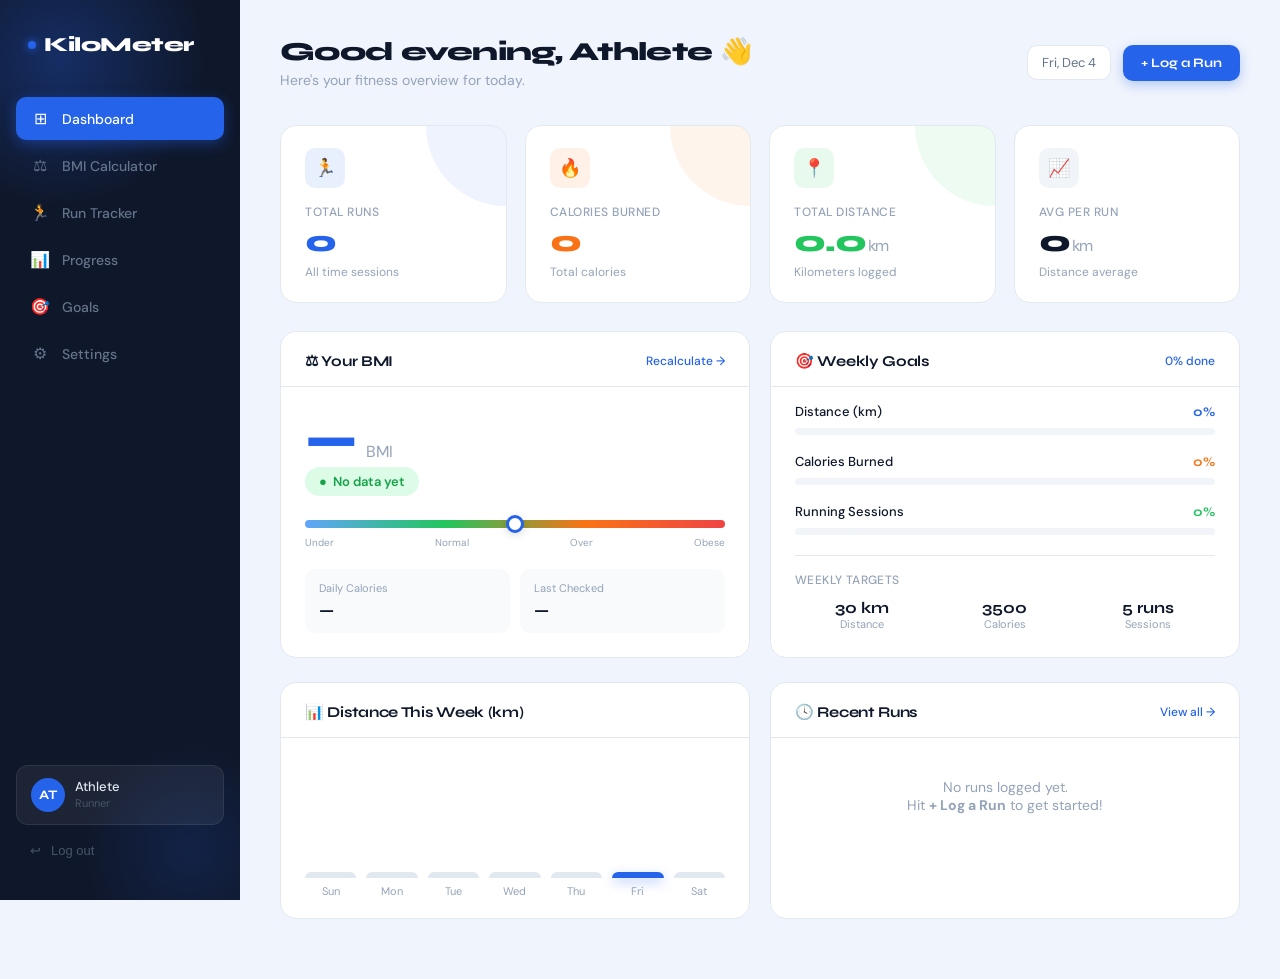
<file: dashboard (1).html>
<!DOCTYPE html>
<html lang="en">
<head>
<meta charset="UTF-8">
<meta name="viewport" content="width=device-width, initial-scale=1.0">
<title>Dashboard — KiloMeter</title>
<link href="https://fonts.googleapis.com/css2?family=Syne:wght@400;600;700;800&family=DM+Sans:ital,wght@0,300;0,400;0,500;1,300&display=swap" rel="stylesheet">
<style>
  *, *::before, *::after { margin: 0; padding: 0; box-sizing: border-box; }
 
  :root {
    --blue: #2563eb;
    --blue-dark: #1d4ed8;
    --blue-glow: rgba(37,99,235,0.18);
    --blue-faint: rgba(37,99,235,0.07);
    --slate: #0f172a;
    --slate-mid: #334155;
    --slate-light: #64748b;
    --muted: #94a3b8;
    --bg: #f0f4fc;
    --card: #ffffff;
    --border: #e2e8f0;
    --orange: #f97316;
    --green: #22c55e;
    --green-light: #dcfce7;
    --red: #ef4444;
  }
 
  body {
    font-family: 'DM Sans', sans-serif;
    background: var(--bg);
    color: var(--slate);
    min-height: 100vh;
    display: flex;
  }
 

  .sidebar {
    width: 240px;
    min-height: 100vh;
    background: var(--slate);
    display: flex;
    flex-direction: column;
    padding: 32px 0;
    position: fixed;
    top: 0; left: 0; bottom: 0;
    z-index: 100;
    overflow: hidden;
  }
 
  .sidebar::before {
    content: '';
    position: absolute;
    top: -100px; left: -100px;
    width: 320px; height: 320px;
    background: radial-gradient(circle, rgba(37,99,235,0.3) 0%, transparent 65%);
    pointer-events: none;
  }
 
  .sidebar::after {
    content: '';
    position: absolute;
    bottom: -60px; right: -60px;
    width: 220px; height: 220px;
    background: radial-gradient(circle, rgba(37,99,235,0.15) 0%, transparent 70%);
    pointer-events: none;
  }
 
  .sidebar-logo {
    font-family: 'Syne', sans-serif;
    font-size: 20px;
    font-weight: 800;
    color: #fff;
    display: flex;
    align-items: center;
    gap: 8px;
    padding: 0 28px;
    margin-bottom: 40px;
    position: relative;
    z-index: 1;
    letter-spacing: -0.5px;
  }
 
  .logo-dot {
    width: 8px; height: 8px;
    background: var(--blue);
    border-radius: 50%;
    box-shadow: 0 0 8px var(--blue);
  }
 
  .sidebar-nav {
    flex: 1;
    display: flex;
    flex-direction: column;
    gap: 4px;
    padding: 0 16px;
    position: relative;
    z-index: 1;
  }
 
  .nav-item {
    display: flex;
    align-items: center;
    gap: 12px;
    padding: 11px 14px;
    border-radius: 10px;
    font-size: 14px;
    font-weight: 500;
    color: #64748b;
    text-decoration: none;
    cursor: pointer;
    transition: all 0.2s;
  }
 
  .nav-item:hover { background: rgba(255,255,255,0.06); color: #cbd5e1; }
 
  .nav-item.active {
    background: var(--blue);
    color: #fff;
    box-shadow: 0 4px 14px rgba(37,99,235,0.4);
  }
 
  .nav-icon { font-size: 16px; width: 20px; text-align: center; }
 
  .sidebar-bottom {
    padding: 0 16px;
    position: relative;
    z-index: 1;
  }
 
  .user-chip {
    display: flex;
    align-items: center;
    gap: 10px;
    padding: 12px 14px;
    border-radius: 12px;
    background: rgba(255,255,255,0.06);
    border: 1px solid rgba(255,255,255,0.08);
    margin-bottom: 8px;
  }
 
  .avatar {
    width: 34px; height: 34px;
    background: var(--blue);
    border-radius: 50%;
    display: flex;
    align-items: center;
    justify-content: center;
    font-family: 'Syne', sans-serif;
    font-size: 13px;
    font-weight: 700;
    color: #fff;
    flex-shrink: 0;
  }
 
  .user-info .name {
    font-size: 13px;
    font-weight: 500;
    color: #e2e8f0;
    line-height: 1;
    margin-bottom: 3px;
  }
 
  .user-info .role {
    font-size: 11px;
    color: #475569;
  }
 
  .logout-btn {
    display: flex;
    align-items: center;
    gap: 10px;
    padding: 10px 14px;
    border-radius: 10px;
    color: #475569;
    font-size: 13px;
    font-weight: 500;
    cursor: pointer;
    transition: all 0.2s;
    text-decoration: none;
    border: none;
    background: none;
    width: 100%;
  }
 
  .logout-btn:hover { background: rgba(239,68,68,0.1); color: #ef4444; }
 
  
  .main {
    margin-left: 240px;
    flex: 1;
    padding: 36px 40px;
    min-height: 100vh;
  }
 
  .topbar {
    display: flex;
    align-items: center;
    justify-content: space-between;
    margin-bottom: 36px;
  }
 
  .topbar-left h1 {
    font-family: 'Syne', sans-serif;
    font-size: 26px;
    font-weight: 800;
    color: var(--slate);
    letter-spacing: -0.7px;
    margin-bottom: 4px;
  }
 
  .topbar-left p {
    font-size: 14px;
    color: var(--muted);
  }
 
  .topbar-right {
    display: flex;
    align-items: center;
    gap: 12px;
  }
 
  .date-badge {
    padding: 8px 14px;
    background: var(--card);
    border: 1px solid var(--border);
    border-radius: 10px;
    font-size: 13px;
    color: var(--slate-light);
  }
 
  .log-btn {
    padding: 10px 18px;
    background: var(--blue);
    color: #fff;
    border: none;
    border-radius: 10px;
    font-family: 'Syne', sans-serif;
    font-size: 13px;
    font-weight: 700;
    cursor: pointer;
    transition: all 0.2s;
    display: flex;
    align-items: center;
    gap: 6px;
    box-shadow: 0 4px 12px rgba(37,99,235,0.3);
  }
 
  .log-btn:hover { background: var(--blue-dark); transform: translateY(-1px); }
 
  
  .stats-grid {
    display: grid;
    grid-template-columns: repeat(4, 1fr);
    gap: 18px;
    margin-bottom: 28px;
  }
 
  .stat-card {
    background: var(--card);
    border-radius: 16px;
    padding: 22px 24px;
    border: 1px solid var(--border);
    position: relative;
    overflow: hidden;
    transition: transform 0.2s, box-shadow 0.2s;
  }
 
  .stat-card:hover { transform: translateY(-2px); box-shadow: 0 8px 24px rgba(0,0,0,0.07); }
 
  .stat-card::before {
    content: '';
    position: absolute;
    top: 0; right: 0;
    width: 80px; height: 80px;
    border-radius: 0 0 0 80px;
    opacity: 0.08;
  }
 
  .stat-card.blue::before  { background: var(--blue); }
  .stat-card.orange::before { background: var(--orange); }
  .stat-card.green::before  { background: var(--green); }
  .stat-card.red::before    { background: var(--red); }
 
  .stat-icon {
    width: 40px; height: 40px;
    border-radius: 10px;
    display: flex;
    align-items: center;
    justify-content: center;
    font-size: 18px;
    margin-bottom: 16px;
  }
 
  .stat-card.blue .stat-icon  { background: rgba(37,99,235,0.1); }
  .stat-card.orange .stat-icon { background: rgba(249,115,22,0.1); }
  .stat-card.green .stat-icon  { background: rgba(34,197,94,0.1); }
  .stat-card.red .stat-icon    { background: rgba(239,68,68,0.1); }
 
  .stat-label {
    font-size: 12px;
    font-weight: 500;
    color: var(--muted);
    text-transform: uppercase;
    letter-spacing: 0.5px;
    margin-bottom: 6px;
  }
 
  .stat-value {
    font-family: 'Syne', sans-serif;
    font-size: 30px;
    font-weight: 800;
    color: var(--slate);
    letter-spacing: -1px;
    line-height: 1;
    margin-bottom: 8px;
  }
 
  .stat-card.blue .stat-value  { color: var(--blue); }
  .stat-card.orange .stat-value { color: var(--orange); }
  .stat-card.green .stat-value  { color: var(--green); }
 
  .stat-sub {
    font-size: 12px;
    color: var(--muted);
  }
 
  .stat-badge {
    display: inline-flex;
    align-items: center;
    gap: 3px;
    font-size: 11px;
    font-weight: 600;
    padding: 3px 8px;
    border-radius: 20px;
    margin-left: 6px;
  }
 
  .stat-badge.up   { background: #dcfce7; color: #16a34a; }
  .stat-badge.down { background: #fef2f2; color: #dc2626; }
 

  .bottom-grid {
    display: grid;
    grid-template-columns: 1fr 1fr;
    gap: 20px;
    margin-bottom: 24px;
  }
 
  .panel {
    background: var(--card);
    border-radius: 16px;
    border: 1px solid var(--border);
    overflow: hidden;
  }
 
  .panel-header {
    display: flex;
    align-items: center;
    justify-content: space-between;
    padding: 20px 24px 16px;
    border-bottom: 1px solid var(--border);
  }
 
  .panel-title {
    font-family: 'Syne', sans-serif;
    font-size: 15px;
    font-weight: 700;
    color: var(--slate);
    letter-spacing: -0.3px;
  }
 
  .panel-action {
    font-size: 12px;
    color: var(--blue);
    font-weight: 500;
    text-decoration: none;
    cursor: pointer;
  }
 
  
  .chart-wrap {
    padding: 20px 24px;
  }
 
  .chart-bars {
    display: flex;
    align-items: flex-end;
    gap: 10px;
    height: 140px;
  }
 
  .bar-col {
    flex: 1;
    display: flex;
    flex-direction: column;
    align-items: center;
    gap: 6px;
    height: 100%;
    justify-content: flex-end;
  }
 
  .bar {
    width: 100%;
    border-radius: 6px 6px 0 0;
    transition: all 0.4s cubic-bezier(.22,.68,0,1.2);
    cursor: pointer;
    position: relative;
  }
 
  .bar.active { background: var(--blue) !important; box-shadow: 0 4px 12px rgba(37,99,235,0.35); }
 
  .bar:hover::after {
    content: attr(data-val);
    position: absolute;
    top: -28px;
    left: 50%;
    transform: translateX(-50%);
    background: var(--slate);
    color: #fff;
    font-size: 11px;
    padding: 3px 7px;
    border-radius: 6px;
    white-space: nowrap;
    font-family: 'Syne', sans-serif;
    font-weight: 700;
  }
 
  .bar-label { font-size: 11px; color: var(--muted); }
 

  .run-list { padding: 8px 0; }
 
  .run-item {
    display: flex;
    align-items: center;
    gap: 14px;
    padding: 12px 24px;
    transition: background 0.15s;
    cursor: pointer;
  }
 
  .run-item:hover { background: #f8fafc; }
 
  .run-icon {
    width: 38px; height: 38px;
    background: var(--blue-faint);
    border-radius: 10px;
    display: flex;
    align-items: center;
    justify-content: center;
    font-size: 16px;
    flex-shrink: 0;
  }
 
  .run-info { flex: 1; }
 
  .run-name {
    font-size: 13px;
    font-weight: 500;
    color: var(--slate);
    margin-bottom: 2px;
  }
 
  .run-meta { font-size: 12px; color: var(--muted); }
 
  .run-dist {
    font-family: 'Syne', sans-serif;
    font-size: 15px;
    font-weight: 700;
    color: var(--slate);
  }
 
  .run-cal {
    font-size: 11px;
    color: var(--muted);
    text-align: right;
    margin-top: 2px;
  }
 
 
  .bmi-row {
    display: grid;
    grid-template-columns: 1fr 1fr;
    gap: 20px;
    margin-bottom: 24px;
  }
 
  .bmi-visual {
    padding: 24px;
    display: flex;
    flex-direction: column;
    gap: 16px;
  }
 
  .bmi-number-row {
    display: flex;
    align-items: baseline;
    gap: 10px;
  }
 
  .bmi-number {
    font-family: 'Syne', sans-serif;
    font-size: 56px;
    font-weight: 800;
    color: var(--blue);
    letter-spacing: -2px;
    line-height: 1;
  }
 
  .bmi-unit {
    font-size: 16px;
    color: var(--muted);
    font-weight: 400;
  }
 
  .bmi-status-badge {
    display: inline-flex;
    align-items: center;
    gap: 6px;
    padding: 6px 14px;
    border-radius: 20px;
    font-size: 13px;
    font-weight: 600;
    background: var(--green-light);
    color: #16a34a;
    width: fit-content;
  }
 
  .bmi-scale {
    position: relative;
    height: 8px;
    border-radius: 4px;
    background: linear-gradient(to right, #60a5fa, #22c55e, #f97316, #ef4444);
    margin-top: 8px;
  }
 
  .bmi-pointer {
    position: absolute;
    top: -5px;
    width: 18px; height: 18px;
    background: #fff;
    border: 3px solid var(--blue);
    border-radius: 50%;
    transform: translateX(-50%);
    box-shadow: 0 2px 8px rgba(0,0,0,0.15);
    transition: left 0.6s cubic-bezier(.34,1.56,.64,1);
  }
 
  .bmi-scale-labels {
    display: flex;
    justify-content: space-between;
    margin-top: 8px;
  }
 
  .bmi-scale-labels span { font-size: 10px; color: var(--muted); }
 
  .bmi-stats {
    display: grid;
    grid-template-columns: 1fr 1fr;
    gap: 10px;
    margin-top: 4px;
  }
 
  .bmi-stat {
    background: #f8fafc;
    border-radius: 10px;
    padding: 12px 14px;
  }
 
  .bmi-stat .bs-label { font-size: 11px; color: var(--muted); margin-bottom: 4px; }
  .bmi-stat .bs-val {
    font-family: 'Syne', sans-serif;
    font-size: 18px;
    font-weight: 700;
    color: var(--slate);
    letter-spacing: -0.5px;
  }
 
 
  .goals-panel .panel-body { padding: 16px 24px; }
 
  .goal-item {
    margin-bottom: 18px;
  }
 
  .goal-row {
    display: flex;
    justify-content: space-between;
    align-items: center;
    margin-bottom: 8px;
  }
 
  .goal-name { font-size: 13px; font-weight: 500; color: var(--slate); }
 
  .goal-pct {
    font-family: 'Syne', sans-serif;
    font-size: 13px;
    font-weight: 700;
  }
 
  .progress-track {
    height: 7px;
    background: #f1f5f9;
    border-radius: 4px;
    overflow: hidden;
  }
 
  .progress-fill {
    height: 100%;
    border-radius: 4px;
    transition: width 1s cubic-bezier(.22,.68,0,1.2);
  }
 
  
  .modal-overlay {
    position: fixed;
    inset: 0;
    background: rgba(15,23,42,0.55);
    backdrop-filter: blur(4px);
    z-index: 999;
    display: flex;
    align-items: center;
    justify-content: center;
    opacity: 0;
    pointer-events: none;
    transition: opacity 0.25s;
  }
 
  .modal-overlay.open { opacity: 1; pointer-events: all; }
 
  .modal {
    background: #fff;
    border-radius: 20px;
    width: 420px;
    padding: 32px;
    box-shadow: 0 24px 60px rgba(0,0,0,0.18);
    transform: translateY(20px) scale(0.97);
    transition: transform 0.3s cubic-bezier(.34,1.4,.64,1);
  }
 
  .modal-overlay.open .modal { transform: translateY(0) scale(1); }
 
  .modal h2 {
    font-family: 'Syne', sans-serif;
    font-size: 20px;
    font-weight: 800;
    color: var(--slate);
    letter-spacing: -0.5px;
    margin-bottom: 22px;
  }
 
  .modal-field { margin-bottom: 16px; }
 
  .modal-field label {
    display: block;
    font-size: 12px;
    font-weight: 500;
    color: var(--slate-mid);
    margin-bottom: 7px;
    text-transform: uppercase;
    letter-spacing: 0.4px;
  }
 
  .modal-field input, .modal-field textarea {
    width: 100%;
    padding: 11px 14px;
    border: 1.5px solid var(--border);
    border-radius: 10px;
    font-family: 'DM Sans', sans-serif;
    font-size: 14px;
    color: var(--slate);
    outline: none;
    transition: border-color 0.2s, box-shadow 0.2s;
    resize: none;
  }
 
  .modal-field input:focus, .modal-field textarea:focus {
    border-color: var(--blue);
    box-shadow: 0 0 0 3px rgba(37,99,235,0.1);
  }
 
  .modal-grid { display: grid; grid-template-columns: 1fr 1fr; gap: 12px; }
 
  .modal-actions {
    display: flex;
    gap: 10px;
    margin-top: 24px;
  }
 
  .btn-cancel {
    flex: 1;
    padding: 12px;
    background: #f1f5f9;
    color: var(--slate-mid);
    border: none;
    border-radius: 10px;
    font-family: 'DM Sans', sans-serif;
    font-size: 14px;
    font-weight: 500;
    cursor: pointer;
    transition: background 0.2s;
  }
 
  .btn-cancel:hover { background: #e2e8f0; }
 
  .btn-save {
    flex: 1;
    padding: 12px;
    background: var(--blue);
    color: #fff;
    border: none;
    border-radius: 10px;
    font-family: 'Syne', sans-serif;
    font-size: 14px;
    font-weight: 700;
    cursor: pointer;
    transition: all 0.2s;
    box-shadow: 0 4px 12px rgba(37,99,235,0.3);
  }
 
  .btn-save:hover { background: var(--blue-dark); transform: translateY(-1px); }
 

  .toast {
    position: fixed;
    bottom: 28px; right: 28px;
    background: var(--slate);
    color: #fff;
    padding: 12px 20px;
    border-radius: 12px;
    font-size: 13px;
    font-weight: 500;
    box-shadow: 0 8px 24px rgba(0,0,0,0.2);
    transform: translateY(80px);
    opacity: 0;
    transition: all 0.35s cubic-bezier(.34,1.56,.64,1);
    z-index: 9999;
    display: flex;
    align-items: center;
    gap: 8px;
  }
 
  .toast.show { transform: translateY(0); opacity: 1; }
 

  @keyframes fadeUp {
    from { opacity: 0; transform: translateY(16px); }
    to   { opacity: 1; transform: translateY(0); }
  }
 
  .stat-card { animation: fadeUp 0.5s ease both; }
  .stat-card:nth-child(1) { animation-delay: 0.05s; }
  .stat-card:nth-child(2) { animation-delay: 0.10s; }
  .stat-card:nth-child(3) { animation-delay: 0.15s; }
  .stat-card:nth-child(4) { animation-delay: 0.20s; }
 
  .panel { animation: fadeUp 0.5s ease both; animation-delay: 0.25s; }
 
  @media (max-width: 1100px) {
    .stats-grid { grid-template-columns: repeat(2,1fr); }
    .bmi-row    { grid-template-columns: 1fr; }
  }
 
  @media (max-width: 768px) {
    .sidebar { display: none; }
    .main    { margin-left: 0; padding: 24px 18px; }
    .bottom-grid { grid-template-columns: 1fr; }
  }
</style>
</head>
<body>
 

<aside class="sidebar">
  <div class="sidebar-logo"><span class="logo-dot"></span> KiloMeter</div>
  <nav class="sidebar-nav">
    <a class="nav-item active" href="#">
      <span class="nav-icon">⊞</span> Dashboard
    </a>
    <a class="nav-item" href="bmi (1).html">
      <span class="nav-icon">⚖</span> BMI Calculator
    </a>
    <a class="nav-item" href="tracker.html">
      <span class="nav-icon">🏃</span> Run Tracker
    </a>
    <a class="nav-item" href="progress (1).html">
      <span class="nav-icon">📊</span> Progress
    </a>
    <a class="nav-item" href="goals.html">
      <span class="nav-icon">🎯</span> Goals
    </a>
    <a class="nav-item" href="settings.html">
      <span class="nav-icon">⚙</span> Settings
    </a>
  </nav>
  <div class="sidebar-bottom">
    <div class="user-chip">
      <div class="avatar" id="sidebarAvatar">JD</div>
      <div class="user-info">
        <div class="name" id="sidebarName">John Doe</div>
        <div class="role">Runner</div>
      </div>
    </div>
    <button class="logout-btn" onclick="logout()">
      <span>↩</span> Log out
    </button>
  </div>
</aside>
 

<main class="main">
 
  <!-- TOPBAR -->
  <div class="topbar">
    <div class="topbar-left">
      <h1 id="greeting">Good morning, John 👋</h1>
      <p>Here's your fitness overview for today.</p>
    </div>
    <div class="topbar-right">
      <div class="date-badge" id="dateDisplay">Mon, May 4</div>
      <button class="log-btn" onclick="openModal()">+ Log a Run</button>
    </div>
  </div>
 
 
  <div class="stats-grid">
    <div class="stat-card blue">
      <div class="stat-icon">🏃</div>
      <div class="stat-label">Total Runs</div>
      <div class="stat-value" id="totalRuns">0</div>
      <div class="stat-sub">All time sessions</div>
    </div>
    <div class="stat-card orange">
      <div class="stat-icon">🔥</div>
      <div class="stat-label">Calories Burned</div>
      <div class="stat-value" id="totalCal">0</div>
      <div class="stat-sub">Total calories</div>
    </div>
    <div class="stat-card green">
      <div class="stat-icon">📍</div>
      <div class="stat-label">Total Distance</div>
      <div class="stat-value" id="totalKm">0<span style="font-size:16px;font-weight:400;color:var(--muted)"> km</span></div>
      <div class="stat-sub">Kilometers logged</div>
    </div>
    <div class="stat-card">
      <div class="stat-icon" style="background:#f1f5f9">📈</div>
      <div class="stat-label">Avg per Run</div>
      <div class="stat-value" id="avgKm" style="color:var(--slate)">0<span style="font-size:16px;font-weight:400;color:var(--muted)"> km</span></div>
      <div class="stat-sub">Distance average</div>
    </div>
  </div>
 
  
  <div class="bmi-row">
    <div class="panel">
      <div class="panel-header">
        <div class="panel-title">⚖ Your BMI</div>
        <a class="panel-action" href="bmi (1).html">Recalculate →</a>
      </div>
      <div class="bmi-visual">
        <div>
          <div class="bmi-number-row">
            <div class="bmi-number" id="bmiVal">—</div>
            <div class="bmi-unit">BMI</div>
          </div>
          <div class="bmi-status-badge" id="bmiStatus">
            <span>●</span> <span id="bmiStatusText">No data yet</span>
          </div>
        </div>
        <div>
          <div class="bmi-scale">
            <div class="bmi-pointer" id="bmiPointer" style="left:50%"></div>
          </div>
          <div class="bmi-scale-labels">
            <span>Under</span><span>Normal</span><span>Over</span><span>Obese</span>
          </div>
        </div>
        <div class="bmi-stats">
          <div class="bmi-stat">
            <div class="bs-label">Daily Calories</div>
            <div class="bs-val" id="bmiCalories">—</div>
          </div>
          <div class="bmi-stat">
            <div class="bs-label">Last Checked</div>
            <div class="bs-val" id="bmiDate">—</div>
          </div>
        </div>
      </div>
    </div>
 
    <div class="panel goals-panel">
      <div class="panel-header">
        <div class="panel-title">🎯 Weekly Goals</div>
        <span class="panel-action" style="cursor:default" id="weeklyPct">0% done</span>
      </div>
      <div class="panel-body">
        <div class="goal-item">
          <div class="goal-row">
            <span class="goal-name">Distance (km)</span>
            <span class="goal-pct" id="distGoalPct" style="color:var(--blue)">0%</span>
          </div>
          <div class="progress-track"><div class="progress-fill" id="distBar" style="width:0%;background:var(--blue)"></div></div>
        </div>
        <div class="goal-item">
          <div class="goal-row">
            <span class="goal-name">Calories Burned</span>
            <span class="goal-pct" id="calGoalPct" style="color:var(--orange)">0%</span>
          </div>
          <div class="progress-track"><div class="progress-fill" id="calBar" style="width:0%;background:var(--orange)"></div></div>
        </div>
        <div class="goal-item">
          <div class="goal-row">
            <span class="goal-name">Running Sessions</span>
            <span class="goal-pct" id="sessGoalPct" style="color:var(--green)">0%</span>
          </div>
          <div class="progress-track"><div class="progress-fill" id="sessBar" style="width:0%;background:var(--green)"></div></div>
        </div>
 
        <div style="margin-top:20px;padding-top:16px;border-top:1px solid var(--border);">
          <div style="font-size:12px;color:var(--muted);margin-bottom:10px;text-transform:uppercase;letter-spacing:0.4px;font-weight:500;">Weekly Targets</div>
          <div style="display:grid;grid-template-columns:repeat(3,1fr);gap:10px;">
            <div style="text-align:center;">
              <div style="font-family:'Syne',sans-serif;font-size:16px;font-weight:700;color:var(--slate)">30 km</div>
              <div style="font-size:11px;color:var(--muted)">Distance</div>
            </div>
            <div style="text-align:center;">
              <div style="font-family:'Syne',sans-serif;font-size:16px;font-weight:700;color:var(--slate)">3500</div>
              <div style="font-size:11px;color:var(--muted)">Calories</div>
            </div>
            <div style="text-align:center;">
              <div style="font-family:'Syne',sans-serif;font-size:16px;font-weight:700;color:var(--slate)">5 runs</div>
              <div style="font-size:11px;color:var(--muted)">Sessions</div>
            </div>
          </div>
        </div>
      </div>
    </div>
  </div>
 

  <div class="bottom-grid">
    <div class="panel">
      <div class="panel-header">
        <div class="panel-title">📊 Distance This Week (km)</div>
      </div>
      <div class="chart-wrap">
        <div class="chart-bars" id="chartBars">
          <!-- generated by JS -->
        </div>
      </div>
    </div>
 
    <div class="panel">
      <div class="panel-header">
        <div class="panel-title">🕓 Recent Runs</div>
        <a class="panel-action" href="tracker.html">View all →</a>
      </div>
      <div class="run-list" id="runList">
        <div style="padding:32px 24px;text-align:center;color:var(--muted);font-size:14px;">
          No runs logged yet.<br>Hit <strong>+ Log a Run</strong> to get started!
        </div>
      </div>
    </div>
  </div>
 
</main>
 

<div class="modal-overlay" id="modalOverlay">
  <div class="modal">
    <h2>🏃 Log a New Run</h2>
    <div class="modal-grid">
      <div class="modal-field">
        <label>Distance (km)</label>
        <input type="number" id="mDist" placeholder="e.g. 5.5" step="0.1" min="0">
      </div>
      <div class="modal-field">
        <label>Duration (min)</label>
        <input type="number" id="mDur" placeholder="e.g. 45" min="0">
      </div>
    </div>
    <div class="modal-field">
      <label>Calories Burned</label>
      <input type="number" id="mCal" placeholder="e.g. 400" min="0">
    </div>
    <div class="modal-field">
      <label>Notes (optional)</label>
      <textarea id="mNotes" rows="2" placeholder="Morning jog around the park…"></textarea>
    </div>
    <div class="modal-actions">
      <button class="btn-cancel" onclick="closeModal()">Cancel</button>
      <button class="btn-save" onclick="saveRun()">Save Run</button>
    </div>
  </div>
</div>
 

<div class="toast" id="toast">✓ Run logged successfully!</div>
 
<script>

const GOALS = { km: 30, cal: 3500, runs: 5 };
const DAYS  = ['Sun','Mon','Tue','Wed','Thu','Fri','Sat'];
 
let runs     = JSON.parse(localStorage.getItem('km_runs') || '[]');
let bmiData  = JSON.parse(localStorage.getItem('km_bmi')  || 'null');
let username = localStorage.getItem('km_username') || localStorage.getItem('user') || 'Athlete';
 
function init() {
  setupGreeting();
  renderStats();
  renderBMI();
  renderGoals();
  renderChart();
  renderRecentRuns();
}
 
function setupGreeting() {
  const h = new Date().getHours();
  const greet = h < 12 ? 'Good morning' : h < 17 ? 'Good afternoon' : 'Good evening';
  const name = (typeof username === 'object' ? username.username : username) || 'Athlete';
  const display = name.charAt(0).toUpperCase() + name.slice(1);
 
  document.getElementById('greeting').textContent = `${greet}, ${display} 👋`;
  document.getElementById('sidebarName').textContent = display;
  document.getElementById('sidebarAvatar').textContent = display.slice(0,2).toUpperCase();
 
  const now = new Date();
  document.getElementById('dateDisplay').textContent = now.toLocaleDateString('en-US',{weekday:'short',month:'short',day:'numeric'});
}
 

function renderStats() {
  const totalRuns = runs.length;
  const totalCal  = runs.reduce((s,r) => s + (r.cal||0), 0);
  const totalKm   = runs.reduce((s,r) => s + (r.dist||0), 0);
  const avgKm     = totalRuns ? (totalKm / totalRuns).toFixed(1) : 0;
 
  animCount('totalRuns', totalRuns);
  animCount('totalCal',  totalCal);
  document.getElementById('totalKm').innerHTML = `${totalKm.toFixed(1)}<span style="font-size:16px;font-weight:400;color:var(--muted)"> km</span>`;
  document.getElementById('avgKm').innerHTML   = `${avgKm}<span style="font-size:16px;font-weight:400;color:var(--muted)"> km</span>`;
}
 
function animCount(id, target) {
  const el = document.getElementById(id);
  let start = 0;
  const step = target / 40;
  const t = setInterval(() => {
    start = Math.min(start + step, target);
    el.textContent = Math.round(start).toLocaleString();
    if (start >= target) clearInterval(t);
  }, 18);
}
 

function renderBMI() {
  if (!bmiData) return;
  const bmi = parseFloat(bmiData.bmi);
  document.getElementById('bmiVal').textContent = bmi.toFixed(1);
 
  let status = 'Normal', color = 'var(--green)', bg = '#dcfce7';
  if (bmi < 18.5) { status = 'Underweight'; color = '#60a5fa'; bg = '#eff6ff'; }
  else if (bmi > 25 && bmi <= 30) { status = 'Overweight'; color = 'var(--orange)'; bg = '#fff7ed'; }
  else if (bmi > 30) { status = 'Obese'; color = 'var(--red)'; bg = '#fef2f2'; }
 
  const badge = document.getElementById('bmiStatus');
  badge.style.background = bg; badge.style.color = color;
  document.getElementById('bmiStatusText').textContent = status;
 
  const pct = Math.min(100, Math.max(0, ((bmi - 16) / 19) * 100));
  document.getElementById('bmiPointer').style.left = pct + '%';
 
  document.getElementById('bmiCalories').textContent = bmiData.calories ? bmiData.calories + ' kcal' : '—';
  document.getElementById('bmiDate').textContent = bmiData.date || '—';
}
 

function renderGoals() {
  const weekStart = getWeekStart();
  const weekRuns  = runs.filter(r => new Date(r.ts) >= weekStart);
  const wKm  = weekRuns.reduce((s,r) => s + (r.dist||0), 0);
  const wCal = weekRuns.reduce((s,r) => s + (r.cal||0), 0);
  const wRuns = weekRuns.length;
 
  const pDist = Math.min(100, Math.round((wKm  / GOALS.km)   * 100));
  const pCal  = Math.min(100, Math.round((wCal / GOALS.cal)  * 100));
  const pSess = Math.min(100, Math.round((wRuns/ GOALS.runs) * 100));
  const overall = Math.round((pDist + pCal + pSess) / 3);
 
  setTimeout(() => {
    document.getElementById('distBar').style.width = pDist + '%';
    document.getElementById('calBar').style.width  = pCal  + '%';
    document.getElementById('sessBar').style.width = pSess + '%';
  }, 300);
 
  document.getElementById('distGoalPct').textContent = pDist + '%';
  document.getElementById('calGoalPct').textContent  = pCal  + '%';
  document.getElementById('sessGoalPct').textContent = pSess + '%';
  document.getElementById('weeklyPct').textContent   = overall + '% done';
}
 
function getWeekStart() {
  const d = new Date();
  d.setDate(d.getDate() - d.getDay());
  d.setHours(0,0,0,0);
  return d;
}
 

function renderChart() {
  const today = new Date().getDay();
  const weekData = Array(7).fill(0);
 
  const weekStart = getWeekStart();
  runs.forEach(r => {
    const d = new Date(r.ts);
    if (d >= weekStart) weekData[d.getDay()] += r.dist || 0;
  });
 
  const maxVal = Math.max(...weekData, 1);
  const wrap = document.getElementById('chartBars');
  wrap.innerHTML = '';
 
  weekData.forEach((val, i) => {
    const pct = Math.round((val / maxVal) * 100);
    const isToday = i === today;
    const col = document.createElement('div');
    col.className = 'bar-col';
    col.innerHTML = `
      <div class="bar ${isToday ? 'active' : ''}"
           style="height:${Math.max(pct,4)}%;background:${isToday?'var(--blue)':'#e2e8f0'}"
           data-val="${val.toFixed(1)} km"></div>
      <div class="bar-label">${DAYS[i]}</div>`;
    wrap.appendChild(col);
  });
}
 

function renderRecentRuns() {
  const list = document.getElementById('runList');
  if (!runs.length) {
    list.innerHTML = `<div style="padding:32px 24px;text-align:center;color:var(--muted);font-size:14px;">No runs logged yet.<br>Hit <strong>+ Log a Run</strong> to get started!</div>`;
    return;
  }
 
  const recent = [...runs].sort((a,b) => b.ts - a.ts).slice(0,5);
  list.innerHTML = recent.map(r => {
    const d = new Date(r.ts);
    const label = d.toLocaleDateString('en-US',{weekday:'short',month:'short',day:'numeric'});
    const pace  = r.dur && r.dist ? (r.dur / r.dist).toFixed(1) : '—';
    return `
    <div class="run-item">
      <div class="run-icon">🏃</div>
      <div class="run-info">
        <div class="run-name">${r.notes || 'Running session'}</div>
        <div class="run-meta">${label} · ${r.dur} min · ${pace} min/km</div>
      </div>
      <div style="text-align:right">
        <div class="run-dist">${r.dist} km</div>
        <div class="run-cal">${r.cal} cal</div>
      </div>
    </div>`;
  }).join('');
}
 

function openModal()  { document.getElementById('modalOverlay').classList.add('open'); }
function closeModal() { document.getElementById('modalOverlay').classList.remove('open'); }
 
function saveRun() {
  const dist  = parseFloat(document.getElementById('mDist').value);
  const dur   = parseInt(document.getElementById('mDur').value);
  const cal   = parseInt(document.getElementById('mCal').value);
  const notes = document.getElementById('mNotes').value.trim();
 
  if (!dist || !dur || !cal) { alert('Please fill in distance, duration, and calories.'); return; }
 
  runs.push({ dist, dur, cal, notes, ts: Date.now() });
  localStorage.setItem('km_runs', JSON.stringify(runs));
 

  fetch('tracker.php', {
    method: 'POST',
    headers: { 'Content-Type': 'application/json' },
    body: JSON.stringify({ distance_km: dist, duration_minutes: dur, calories_burned: cal, notes })
  }).catch(() => {}); 
 
  closeModal();
  document.getElementById('mDist').value = '';
  document.getElementById('mDur').value  = '';
  document.getElementById('mCal').value  = '';
  document.getElementById('mNotes').value = '';
 
  renderStats();
  renderGoals();
  renderChart();
  renderRecentRuns();
  showToast('✓ Run logged successfully!');
}
 
function showToast(msg) {
  const t = document.getElementById('toast');
  t.textContent = msg;
  t.classList.add('show');
  setTimeout(() => t.classList.remove('show'), 3000);
}
 

function logout() {
  fetch('logout.php', { method:'POST' }).catch(()=>{});
  localStorage.removeItem('user');
  window.location.href = 'login.html';
}
 
function loadFromBackend() {
  fetch('bmi.php')
    .then(r => r.json())
    .then(data => {
      if (data.success && data.results?.length) {
        const latest = data.results[0];
        bmiData = {
          bmi: latest.bmi,
          calories: latest.daily_calories,
          date: new Date(latest.recorded_at).toLocaleDateString('en-US',{month:'short',day:'numeric'})
        };
        localStorage.setItem('km_bmi', JSON.stringify(bmiData));
        renderBMI();
      }
    }).catch(() => {});
 
  fetch('tracker.php')
    .then(r => r.json())
    .then(data => {
      if (data.success && data.logs?.length) {
        runs = data.logs.map(l => ({
          dist: parseFloat(l.distance_km),
          dur:  l.duration_minutes,
          cal:  l.calories_burned,
          notes: l.notes,
          ts: new Date(l.logged_at).getTime()
        }));
        localStorage.setItem('km_runs', JSON.stringify(runs));
        renderStats();
        renderGoals();
        renderChart();
        renderRecentRuns();
      }
    }).catch(() => {});
}
 

document.getElementById('modalOverlay').addEventListener('click', e => {
  if (e.target === document.getElementById('modalOverlay')) closeModal();
});
 
init();
loadFromBackend();
</script>
</body>
</html>
</file>
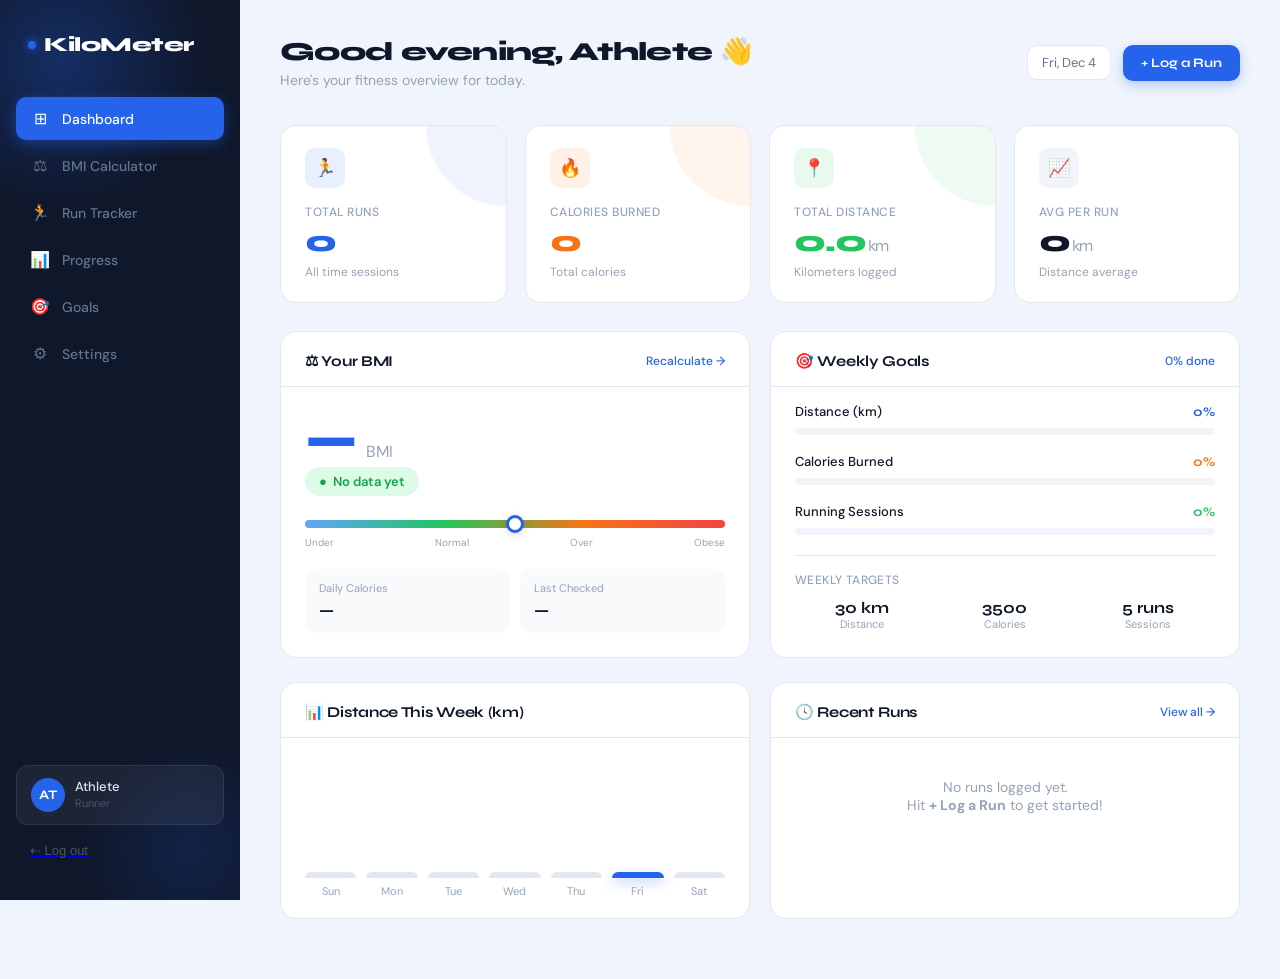
<file: dashboard.html>
<!DOCTYPE html>
<html lang="en">
<head>
<meta charset="UTF-8">
<meta name="viewport" content="width=device-width, initial-scale=1.0">
<title>Dashboard — KiloMeter</title>
<link href="https://fonts.googleapis.com/css2?family=Syne:wght@400;600;700;800&family=DM+Sans:ital,wght@0,300;0,400;0,500;1,300&display=swap" rel="stylesheet">
<style>
  *, *::before, *::after { margin: 0; padding: 0; box-sizing: border-box; }
 
  :root {
    --blue: #2563eb;
    --blue-dark: #1d4ed8;
    --blue-glow: rgba(37,99,235,0.18);
    --blue-faint: rgba(37,99,235,0.07);
    --slate: #0f172a;
    --slate-mid: #334155;
    --slate-light: #64748b;
    --muted: #94a3b8;
    --bg: #f0f4fc;
    --card: #ffffff;
    --border: #e2e8f0;
    --orange: #f97316;
    --green: #22c55e;
    --green-light: #dcfce7;
    --red: #ef4444;
  }
 
  body {
    font-family: 'DM Sans', sans-serif;
    background: var(--bg);
    color: var(--slate);
    min-height: 100vh;
    display: flex;
  }
 

  .sidebar {
    width: 240px;
    min-height: 100vh;
    background: var(--slate);
    display: flex;
    flex-direction: column;
    padding: 32px 0;
    position: fixed;
    top: 0; left: 0; bottom: 0;
    z-index: 100;
    overflow: hidden;
  }
 
  .sidebar::before {
    content: '';
    position: absolute;
    top: -100px; left: -100px;
    width: 320px; height: 320px;
    background: radial-gradient(circle, rgba(37,99,235,0.3) 0%, transparent 65%);
    pointer-events: none;
  }
 
  .sidebar::after {
    content: '';
    position: absolute;
    bottom: -60px; right: -60px;
    width: 220px; height: 220px;
    background: radial-gradient(circle, rgba(37,99,235,0.15) 0%, transparent 70%);
    pointer-events: none;
  }
 
  .sidebar-logo {
    font-family: 'Syne', sans-serif;
    font-size: 20px;
    font-weight: 800;
    color: #fff;
    display: flex;
    align-items: center;
    gap: 8px;
    padding: 0 28px;
    margin-bottom: 40px;
    position: relative;
    z-index: 1;
    letter-spacing: -0.5px;
  }
 
  .logo-dot {
    width: 8px; height: 8px;
    background: var(--blue);
    border-radius: 50%;
    box-shadow: 0 0 8px var(--blue);
  }
 
  .sidebar-nav {
    flex: 1;
    display: flex;
    flex-direction: column;
    gap: 4px;
    padding: 0 16px;
    position: relative;
    z-index: 1;
  }
 
  .nav-item {
    display: flex;
    align-items: center;
    gap: 12px;
    padding: 11px 14px;
    border-radius: 10px;
    font-size: 14px;
    font-weight: 500;
    color: #64748b;
    text-decoration: none;
    cursor: pointer;
    transition: all 0.2s;
  }
 
  .nav-item:hover { background: rgba(255,255,255,0.06); color: #cbd5e1; }
 
  .nav-item.active {
    background: var(--blue);
    color: #fff;
    box-shadow: 0 4px 14px rgba(37,99,235,0.4);
  }
 
  .nav-icon { font-size: 16px; width: 20px; text-align: center; }
 
  .sidebar-bottom {
    padding: 0 16px;
    position: relative;
    z-index: 1;
  }
 
  .user-chip {
    display: flex;
    align-items: center;
    gap: 10px;
    padding: 12px 14px;
    border-radius: 12px;
    background: rgba(255,255,255,0.06);
    border: 1px solid rgba(255,255,255,0.08);
    margin-bottom: 8px;
  }
 
  .avatar {
    width: 34px; height: 34px;
    background: var(--blue);
    border-radius: 50%;
    display: flex;
    align-items: center;
    justify-content: center;
    font-family: 'Syne', sans-serif;
    font-size: 13px;
    font-weight: 700;
    color: #fff;
    flex-shrink: 0;
  }
 
  .user-info .name {
    font-size: 13px;
    font-weight: 500;
    color: #e2e8f0;
    line-height: 1;
    margin-bottom: 3px;
  }
 
  .user-info .role {
    font-size: 11px;
    color: #475569;
  }
 
  .logout-btn {
    display: flex;
    align-items: center;
    gap: 10px;
    padding: 10px 14px;
    border-radius: 10px;
    color: #475569;
    font-size: 13px;
    font-weight: 500;
    cursor: pointer;
    transition: all 0.2s;
    text-decoration: none;
    border: none;
    background: none;
    width: 100%;
  }
 
  .logout-btn:hover { background: rgba(239,68,68,0.1); color: #ef4444; }
 
  
  .main {
    margin-left: 240px;
    flex: 1;
    padding: 36px 40px;
    min-height: 100vh;
  }
 
  .topbar {
    display: flex;
    align-items: center;
    justify-content: space-between;
    margin-bottom: 36px;
  }
 
  .topbar-left h1 {
    font-family: 'Syne', sans-serif;
    font-size: 26px;
    font-weight: 800;
    color: var(--slate);
    letter-spacing: -0.7px;
    margin-bottom: 4px;
  }
 
  .topbar-left p {
    font-size: 14px;
    color: var(--muted);
  }
 
  .topbar-right {
    display: flex;
    align-items: center;
    gap: 12px;
  }
 
  .date-badge {
    padding: 8px 14px;
    background: var(--card);
    border: 1px solid var(--border);
    border-radius: 10px;
    font-size: 13px;
    color: var(--slate-light);
  }
 
  .log-btn {
    padding: 10px 18px;
    background: var(--blue);
    color: #fff;
    border: none;
    border-radius: 10px;
    font-family: 'Syne', sans-serif;
    font-size: 13px;
    font-weight: 700;
    cursor: pointer;
    transition: all 0.2s;
    display: flex;
    align-items: center;
    gap: 6px;
    box-shadow: 0 4px 12px rgba(37,99,235,0.3);
  }
 
  .log-btn:hover { background: var(--blue-dark); transform: translateY(-1px); }
 
  
  .stats-grid {
    display: grid;
    grid-template-columns: repeat(4, 1fr);
    gap: 18px;
    margin-bottom: 28px;
  }
 
  .stat-card {
    background: var(--card);
    border-radius: 16px;
    padding: 22px 24px;
    border: 1px solid var(--border);
    position: relative;
    overflow: hidden;
    transition: transform 0.2s, box-shadow 0.2s;
  }
 
  .stat-card:hover { transform: translateY(-2px); box-shadow: 0 8px 24px rgba(0,0,0,0.07); }
 
  .stat-card::before {
    content: '';
    position: absolute;
    top: 0; right: 0;
    width: 80px; height: 80px;
    border-radius: 0 0 0 80px;
    opacity: 0.08;
  }
 
  .stat-card.blue::before  { background: var(--blue); }
  .stat-card.orange::before { background: var(--orange); }
  .stat-card.green::before  { background: var(--green); }
  .stat-card.red::before    { background: var(--red); }
 
  .stat-icon {
    width: 40px; height: 40px;
    border-radius: 10px;
    display: flex;
    align-items: center;
    justify-content: center;
    font-size: 18px;
    margin-bottom: 16px;
  }
 
  .stat-card.blue .stat-icon  { background: rgba(37,99,235,0.1); }
  .stat-card.orange .stat-icon { background: rgba(249,115,22,0.1); }
  .stat-card.green .stat-icon  { background: rgba(34,197,94,0.1); }
  .stat-card.red .stat-icon    { background: rgba(239,68,68,0.1); }
 
  .stat-label {
    font-size: 12px;
    font-weight: 500;
    color: var(--muted);
    text-transform: uppercase;
    letter-spacing: 0.5px;
    margin-bottom: 6px;
  }
 
  .stat-value {
    font-family: 'Syne', sans-serif;
    font-size: 30px;
    font-weight: 800;
    color: var(--slate);
    letter-spacing: -1px;
    line-height: 1;
    margin-bottom: 8px;
  }
 
  .stat-card.blue .stat-value  { color: var(--blue); }
  .stat-card.orange .stat-value { color: var(--orange); }
  .stat-card.green .stat-value  { color: var(--green); }
 
  .stat-sub {
    font-size: 12px;
    color: var(--muted);
  }
 
  .stat-badge {
    display: inline-flex;
    align-items: center;
    gap: 3px;
    font-size: 11px;
    font-weight: 600;
    padding: 3px 8px;
    border-radius: 20px;
    margin-left: 6px;
  }
 
  .stat-badge.up   { background: #dcfce7; color: #16a34a; }
  .stat-badge.down { background: #fef2f2; color: #dc2626; }
 

  .bottom-grid {
    display: grid;
    grid-template-columns: 1fr 1fr;
    gap: 20px;
    margin-bottom: 24px;
  }
 
  .panel {
    background: var(--card);
    border-radius: 16px;
    border: 1px solid var(--border);
    overflow: hidden;
  }
 
  .panel-header {
    display: flex;
    align-items: center;
    justify-content: space-between;
    padding: 20px 24px 16px;
    border-bottom: 1px solid var(--border);
  }
 
  .panel-title {
    font-family: 'Syne', sans-serif;
    font-size: 15px;
    font-weight: 700;
    color: var(--slate);
    letter-spacing: -0.3px;
  }
 
  .panel-action {
    font-size: 12px;
    color: var(--blue);
    font-weight: 500;
    text-decoration: none;
    cursor: pointer;
  }
 
  
  .chart-wrap {
    padding: 20px 24px;
  }
 
  .chart-bars {
    display: flex;
    align-items: flex-end;
    gap: 10px;
    height: 140px;
  }
 
  .bar-col {
    flex: 1;
    display: flex;
    flex-direction: column;
    align-items: center;
    gap: 6px;
    height: 100%;
    justify-content: flex-end;
  }
 
  .bar {
    width: 100%;
    border-radius: 6px 6px 0 0;
    transition: all 0.4s cubic-bezier(.22,.68,0,1.2);
    cursor: pointer;
    position: relative;
  }
 
  .bar.active { background: var(--blue) !important; box-shadow: 0 4px 12px rgba(37,99,235,0.35); }
 
  .bar:hover::after {
    content: attr(data-val);
    position: absolute;
    top: -28px;
    left: 50%;
    transform: translateX(-50%);
    background: var(--slate);
    color: #fff;
    font-size: 11px;
    padding: 3px 7px;
    border-radius: 6px;
    white-space: nowrap;
    font-family: 'Syne', sans-serif;
    font-weight: 700;
  }
 
  .bar-label { font-size: 11px; color: var(--muted); }
 

  .run-list { padding: 8px 0; }
 
  .run-item {
    display: flex;
    align-items: center;
    gap: 14px;
    padding: 12px 24px;
    transition: background 0.15s;
    cursor: pointer;
  }
 
  .run-item:hover { background: #f8fafc; }
 
  .run-icon {
    width: 38px; height: 38px;
    background: var(--blue-faint);
    border-radius: 10px;
    display: flex;
    align-items: center;
    justify-content: center;
    font-size: 16px;
    flex-shrink: 0;
  }
 
  .run-info { flex: 1; }
 
  .run-name {
    font-size: 13px;
    font-weight: 500;
    color: var(--slate);
    margin-bottom: 2px;
  }
 
  .run-meta { font-size: 12px; color: var(--muted); }
 
  .run-dist {
    font-family: 'Syne', sans-serif;
    font-size: 15px;
    font-weight: 700;
    color: var(--slate);
  }
 
  .run-cal {
    font-size: 11px;
    color: var(--muted);
    text-align: right;
    margin-top: 2px;
  }
 
 
  .bmi-row {
    display: grid;
    grid-template-columns: 1fr 1fr;
    gap: 20px;
    margin-bottom: 24px;
  }
 
  .bmi-visual {
    padding: 24px;
    display: flex;
    flex-direction: column;
    gap: 16px;
  }
 
  .bmi-number-row {
    display: flex;
    align-items: baseline;
    gap: 10px;
  }
 
  .bmi-number {
    font-family: 'Syne', sans-serif;
    font-size: 56px;
    font-weight: 800;
    color: var(--blue);
    letter-spacing: -2px;
    line-height: 1;
  }
 
  .bmi-unit {
    font-size: 16px;
    color: var(--muted);
    font-weight: 400;
  }
 
  .bmi-status-badge {
    display: inline-flex;
    align-items: center;
    gap: 6px;
    padding: 6px 14px;
    border-radius: 20px;
    font-size: 13px;
    font-weight: 600;
    background: var(--green-light);
    color: #16a34a;
    width: fit-content;
  }
 
  .bmi-scale {
    position: relative;
    height: 8px;
    border-radius: 4px;
    background: linear-gradient(to right, #60a5fa, #22c55e, #f97316, #ef4444);
    margin-top: 8px;
  }
 
  .bmi-pointer {
    position: absolute;
    top: -5px;
    width: 18px; height: 18px;
    background: #fff;
    border: 3px solid var(--blue);
    border-radius: 50%;
    transform: translateX(-50%);
    box-shadow: 0 2px 8px rgba(0,0,0,0.15);
    transition: left 0.6s cubic-bezier(.34,1.56,.64,1);
  }
 
  .bmi-scale-labels {
    display: flex;
    justify-content: space-between;
    margin-top: 8px;
  }
 
  .bmi-scale-labels span { font-size: 10px; color: var(--muted); }
 
  .bmi-stats {
    display: grid;
    grid-template-columns: 1fr 1fr;
    gap: 10px;
    margin-top: 4px;
  }
 
  .bmi-stat {
    background: #f8fafc;
    border-radius: 10px;
    padding: 12px 14px;
  }
 
  .bmi-stat .bs-label { font-size: 11px; color: var(--muted); margin-bottom: 4px; }
  .bmi-stat .bs-val {
    font-family: 'Syne', sans-serif;
    font-size: 18px;
    font-weight: 700;
    color: var(--slate);
    letter-spacing: -0.5px;
  }
 
 
  .goals-panel .panel-body { padding: 16px 24px; }
 
  .goal-item {
    margin-bottom: 18px;
  }
 
  .goal-row {
    display: flex;
    justify-content: space-between;
    align-items: center;
    margin-bottom: 8px;
  }
 
  .goal-name { font-size: 13px; font-weight: 500; color: var(--slate); }
 
  .goal-pct {
    font-family: 'Syne', sans-serif;
    font-size: 13px;
    font-weight: 700;
  }
 
  .progress-track {
    height: 7px;
    background: #f1f5f9;
    border-radius: 4px;
    overflow: hidden;
  }
 
  .progress-fill {
    height: 100%;
    border-radius: 4px;
    transition: width 1s cubic-bezier(.22,.68,0,1.2);
  }
 
  
  .modal-overlay {
    position: fixed;
    inset: 0;
    background: rgba(15,23,42,0.55);
    backdrop-filter: blur(4px);
    z-index: 999;
    display: flex;
    align-items: center;
    justify-content: center;
    opacity: 0;
    pointer-events: none;
    transition: opacity 0.25s;
  }
 
  .modal-overlay.open { opacity: 1; pointer-events: all; }
 
  .modal {
    background: #fff;
    border-radius: 20px;
    width: 420px;
    padding: 32px;
    box-shadow: 0 24px 60px rgba(0,0,0,0.18);
    transform: translateY(20px) scale(0.97);
    transition: transform 0.3s cubic-bezier(.34,1.4,.64,1);
  }
 
  .modal-overlay.open .modal { transform: translateY(0) scale(1); }
 
  .modal h2 {
    font-family: 'Syne', sans-serif;
    font-size: 20px;
    font-weight: 800;
    color: var(--slate);
    letter-spacing: -0.5px;
    margin-bottom: 22px;
  }
 
  .modal-field { margin-bottom: 16px; }
 
  .modal-field label {
    display: block;
    font-size: 12px;
    font-weight: 500;
    color: var(--slate-mid);
    margin-bottom: 7px;
    text-transform: uppercase;
    letter-spacing: 0.4px;
  }
 
  .modal-field input, .modal-field textarea {
    width: 100%;
    padding: 11px 14px;
    border: 1.5px solid var(--border);
    border-radius: 10px;
    font-family: 'DM Sans', sans-serif;
    font-size: 14px;
    color: var(--slate);
    outline: none;
    transition: border-color 0.2s, box-shadow 0.2s;
    resize: none;
  }
 
  .modal-field input:focus, .modal-field textarea:focus {
    border-color: var(--blue);
    box-shadow: 0 0 0 3px rgba(37,99,235,0.1);
  }
 
  .modal-grid { display: grid; grid-template-columns: 1fr 1fr; gap: 12px; }
 
  .modal-actions {
    display: flex;
    gap: 10px;
    margin-top: 24px;
  }
 
  .btn-cancel {
    flex: 1;
    padding: 12px;
    background: #f1f5f9;
    color: var(--slate-mid);
    border: none;
    border-radius: 10px;
    font-family: 'DM Sans', sans-serif;
    font-size: 14px;
    font-weight: 500;
    cursor: pointer;
    transition: background 0.2s;
  }
 
  .btn-cancel:hover { background: #e2e8f0; }
 
  .btn-save {
    flex: 1;
    padding: 12px;
    background: var(--blue);
    color: #fff;
    border: none;
    border-radius: 10px;
    font-family: 'Syne', sans-serif;
    font-size: 14px;
    font-weight: 700;
    cursor: pointer;
    transition: all 0.2s;
    box-shadow: 0 4px 12px rgba(37,99,235,0.3);
  }
 
  .btn-save:hover { background: var(--blue-dark); transform: translateY(-1px); }
 

  .toast {
    position: fixed;
    bottom: 28px; right: 28px;
    background: var(--slate);
    color: #fff;
    padding: 12px 20px;
    border-radius: 12px;
    font-size: 13px;
    font-weight: 500;
    box-shadow: 0 8px 24px rgba(0,0,0,0.2);
    transform: translateY(80px);
    opacity: 0;
    transition: all 0.35s cubic-bezier(.34,1.56,.64,1);
    z-index: 9999;
    display: flex;
    align-items: center;
    gap: 8px;
  }
 
  .toast.show { transform: translateY(0); opacity: 1; }
 

  @keyframes fadeUp {
    from { opacity: 0; transform: translateY(16px); }
    to   { opacity: 1; transform: translateY(0); }
  }
 
  .stat-card { animation: fadeUp 0.5s ease both; }
  .stat-card:nth-child(1) { animation-delay: 0.05s; }
  .stat-card:nth-child(2) { animation-delay: 0.10s; }
  .stat-card:nth-child(3) { animation-delay: 0.15s; }
  .stat-card:nth-child(4) { animation-delay: 0.20s; }
 
  .panel { animation: fadeUp 0.5s ease both; animation-delay: 0.25s; }
 
  @media (max-width: 1100px) {
    .stats-grid { grid-template-columns: repeat(2,1fr); }
    .bmi-row    { grid-template-columns: 1fr; }
  }
 
  @media (max-width: 768px) {
    .sidebar { display: none; }
    .main    { margin-left: 0; padding: 24px 18px; }
    .bottom-grid { grid-template-columns: 1fr; }
  }
</style>
</head>
<body>
 

<aside class="sidebar">
  <div class="sidebar-logo"><span class="logo-dot"></span> KiloMeter</div>
  <nav class="sidebar-nav">
    <a class="nav-item active" href="#">
      <span class="nav-icon">⊞</span> Dashboard
    </a>
    <a class="nav-item" href="bmi.html">
      <span class="nav-icon">⚖</span> BMI Calculator
    </a>
    <a class="nav-item" href="tracker.html">
      <span class="nav-icon">🏃</span> Run Tracker
    </a>
    <a class="nav-item" href="progress.html">
      <span class="nav-icon">📊</span> Progress
    </a>
    <a class="nav-item" href="goals.html">
      <span class="nav-icon">🎯</span> Goals
    </a>
    <a class="nav-item" href="settings.html">
      <span class="nav-icon">⚙</span> Settings
    </a>
  </nav>
  <div class="sidebar-bottom">
    <div class="user-chip">
      <div class="avatar" id="sidebarAvatar">JD</div>
      <div class="user-info">
        <div class="name" id="sidebarName">John Doe</div>
        <div class="role">Runner</div>
      </div>
    </div>
     <a href="login.html">
    <button class="logout-btn" onclick="logout()">⇠ Log out</button>
</a>
  </div>
</aside>
 

<main class="main">
 
  <!-- TOPBAR -->
  <div class="topbar">
    <div class="topbar-left">
      <h1 id="greeting">Good morning, John 👋</h1>
      <p>Here's your fitness overview for today.</p>
    </div>
    <div class="topbar-right">
      <div class="date-badge" id="dateDisplay">Mon, May 4</div>
      <button class="log-btn" onclick="openModal()">+ Log a Run</button>
    </div>
  </div>
 
 
  <div class="stats-grid">
    <div class="stat-card blue">
      <div class="stat-icon">🏃</div>
      <div class="stat-label">Total Runs</div>
      <div class="stat-value" id="totalRuns">0</div>
      <div class="stat-sub">All time sessions</div>
    </div>
    <div class="stat-card orange">
      <div class="stat-icon">🔥</div>
      <div class="stat-label">Calories Burned</div>
      <div class="stat-value" id="totalCal">0</div>
      <div class="stat-sub">Total calories</div>
    </div>
    <div class="stat-card green">
      <div class="stat-icon">📍</div>
      <div class="stat-label">Total Distance</div>
      <div class="stat-value" id="totalKm">0<span style="font-size:16px;font-weight:400;color:var(--muted)"> km</span></div>
      <div class="stat-sub">Kilometers logged</div>
    </div>
    <div class="stat-card">
      <div class="stat-icon" style="background:#f1f5f9">📈</div>
      <div class="stat-label">Avg per Run</div>
      <div class="stat-value" id="avgKm" style="color:var(--slate)">0<span style="font-size:16px;font-weight:400;color:var(--muted)"> km</span></div>
      <div class="stat-sub">Distance average</div>
    </div>
  </div>
 
  
  <div class="bmi-row">
    <div class="panel">
      <div class="panel-header">
        <div class="panel-title">⚖ Your BMI</div>
        <a class="panel-action" href="bmi (1).html">Recalculate →</a>
      </div>
      <div class="bmi-visual">
        <div>
          <div class="bmi-number-row">
            <div class="bmi-number" id="bmiVal">—</div>
            <div class="bmi-unit">BMI</div>
          </div>
          <div class="bmi-status-badge" id="bmiStatus">
            <span>●</span> <span id="bmiStatusText">No data yet</span>
          </div>
        </div>
        <div>
          <div class="bmi-scale">
            <div class="bmi-pointer" id="bmiPointer" style="left:50%"></div>
          </div>
          <div class="bmi-scale-labels">
            <span>Under</span><span>Normal</span><span>Over</span><span>Obese</span>
          </div>
        </div>
        <div class="bmi-stats">
          <div class="bmi-stat">
            <div class="bs-label">Daily Calories</div>
            <div class="bs-val" id="bmiCalories">—</div>
          </div>
          <div class="bmi-stat">
            <div class="bs-label">Last Checked</div>
            <div class="bs-val" id="bmiDate">—</div>
          </div>
        </div>
      </div>
    </div>
 
    <div class="panel goals-panel">
      <div class="panel-header">
        <div class="panel-title">🎯 Weekly Goals</div>
        <span class="panel-action" style="cursor:default" id="weeklyPct">0% done</span>
      </div>
      <div class="panel-body">
        <div class="goal-item">
          <div class="goal-row">
            <span class="goal-name">Distance (km)</span>
            <span class="goal-pct" id="distGoalPct" style="color:var(--blue)">0%</span>
          </div>
          <div class="progress-track"><div class="progress-fill" id="distBar" style="width:0%;background:var(--blue)"></div></div>
        </div>
        <div class="goal-item">
          <div class="goal-row">
            <span class="goal-name">Calories Burned</span>
            <span class="goal-pct" id="calGoalPct" style="color:var(--orange)">0%</span>
          </div>
          <div class="progress-track"><div class="progress-fill" id="calBar" style="width:0%;background:var(--orange)"></div></div>
        </div>
        <div class="goal-item">
          <div class="goal-row">
            <span class="goal-name">Running Sessions</span>
            <span class="goal-pct" id="sessGoalPct" style="color:var(--green)">0%</span>
          </div>
          <div class="progress-track"><div class="progress-fill" id="sessBar" style="width:0%;background:var(--green)"></div></div>
        </div>
 
        <div style="margin-top:20px;padding-top:16px;border-top:1px solid var(--border);">
          <div style="font-size:12px;color:var(--muted);margin-bottom:10px;text-transform:uppercase;letter-spacing:0.4px;font-weight:500;">Weekly Targets</div>
          <div style="display:grid;grid-template-columns:repeat(3,1fr);gap:10px;">
            <div style="text-align:center;">
              <div style="font-family:'Syne',sans-serif;font-size:16px;font-weight:700;color:var(--slate)">30 km</div>
              <div style="font-size:11px;color:var(--muted)">Distance</div>
            </div>
            <div style="text-align:center;">
              <div style="font-family:'Syne',sans-serif;font-size:16px;font-weight:700;color:var(--slate)">3500</div>
              <div style="font-size:11px;color:var(--muted)">Calories</div>
            </div>
            <div style="text-align:center;">
              <div style="font-family:'Syne',sans-serif;font-size:16px;font-weight:700;color:var(--slate)">5 runs</div>
              <div style="font-size:11px;color:var(--muted)">Sessions</div>
            </div>
          </div>
        </div>
      </div>
    </div>
  </div>
 

  <div class="bottom-grid">
    <div class="panel">
      <div class="panel-header">
        <div class="panel-title">📊 Distance This Week (km)</div>
      </div>
      <div class="chart-wrap">
        <div class="chart-bars" id="chartBars">
          <!-- generated by JS -->
        </div>
      </div>
    </div>
 
    <div class="panel">
      <div class="panel-header">
        <div class="panel-title">🕓 Recent Runs</div>
        <a class="panel-action" href="tracker.html">View all →</a>
      </div>
      <div class="run-list" id="runList">
        <div style="padding:32px 24px;text-align:center;color:var(--muted);font-size:14px;">
          No runs logged yet.<br>Hit <strong>+ Log a Run</strong> to get started!
        </div>
      </div>
    </div>
  </div>
 
</main>
 

<div class="modal-overlay" id="modalOverlay">
  <div class="modal">
    <h2>🏃 Log a New Run</h2>
    <div class="modal-grid">
      <div class="modal-field">
        <label>Distance (km)</label>
        <input type="number" id="mDist" placeholder="e.g. 5.5" step="0.1" min="0">
      </div>
      <div class="modal-field">
        <label>Duration (min)</label>
        <input type="number" id="mDur" placeholder="e.g. 45" min="0">
      </div>
    </div>
    <div class="modal-field">
      <label>Calories Burned</label>
      <input type="number" id="mCal" placeholder="e.g. 400" min="0">
    </div>
    <div class="modal-field">
      <label>Notes (optional)</label>
      <textarea id="mNotes" rows="2" placeholder="Morning jog around the park…"></textarea>
    </div>
    <div class="modal-actions">
      <button class="btn-cancel" onclick="closeModal()">Cancel</button>
      <button class="btn-save" onclick="saveRun()">Save Run</button>
    </div>
  </div>
</div>
 

<div class="toast" id="toast">✓ Run logged successfully!</div>
 
<script>

const GOALS = { km: 30, cal: 3500, runs: 5 };
const DAYS  = ['Sun','Mon','Tue','Wed','Thu','Fri','Sat'];
 
let runs     = JSON.parse(localStorage.getItem('km_runs') || '[]');
let bmiData  = JSON.parse(localStorage.getItem('km_bmi')  || 'null');
let username = localStorage.getItem('km_username') || localStorage.getItem('user') || 'Athlete';
 
function init() {
  setupGreeting();
  renderStats();
  renderBMI();
  renderGoals();
  renderChart();
  renderRecentRuns();
}
 
function setupGreeting() {
  const h = new Date().getHours();
  const greet = h < 12 ? 'Good morning' : h < 17 ? 'Good afternoon' : 'Good evening';
  const name = (typeof username === 'object' ? username.username : username) || 'Athlete';
  const display = name.charAt(0).toUpperCase() + name.slice(1);
 
  document.getElementById('greeting').textContent = `${greet}, ${display} 👋`;
  document.getElementById('sidebarName').textContent = display;
  document.getElementById('sidebarAvatar').textContent = display.slice(0,2).toUpperCase();
 
  const now = new Date();
  document.getElementById('dateDisplay').textContent = now.toLocaleDateString('en-US',{weekday:'short',month:'short',day:'numeric'});
}
 

function renderStats() {
  const totalRuns = runs.length;
  const totalCal  = runs.reduce((s,r) => s + (r.cal||0), 0);
  const totalKm   = runs.reduce((s,r) => s + (r.dist||0), 0);
  const avgKm     = totalRuns ? (totalKm / totalRuns).toFixed(1) : 0;
 
  animCount('totalRuns', totalRuns);
  animCount('totalCal',  totalCal);
  document.getElementById('totalKm').innerHTML = `${totalKm.toFixed(1)}<span style="font-size:16px;font-weight:400;color:var(--muted)"> km</span>`;
  document.getElementById('avgKm').innerHTML   = `${avgKm}<span style="font-size:16px;font-weight:400;color:var(--muted)"> km</span>`;
}
 
function animCount(id, target) {
  const el = document.getElementById(id);
  let start = 0;
  const step = target / 40;
  const t = setInterval(() => {
    start = Math.min(start + step, target);
    el.textContent = Math.round(start).toLocaleString();
    if (start >= target) clearInterval(t);
  }, 18);
}
 

function renderBMI() {
  if (!bmiData) return;
  const bmi = parseFloat(bmiData.bmi);
  document.getElementById('bmiVal').textContent = bmi.toFixed(1);
 
  let status = 'Normal', color = 'var(--green)', bg = '#dcfce7';
  if (bmi < 18.5) { status = 'Underweight'; color = '#60a5fa'; bg = '#eff6ff'; }
  else if (bmi > 25 && bmi <= 30) { status = 'Overweight'; color = 'var(--orange)'; bg = '#fff7ed'; }
  else if (bmi > 30) { status = 'Obese'; color = 'var(--red)'; bg = '#fef2f2'; }
 
  const badge = document.getElementById('bmiStatus');
  badge.style.background = bg; badge.style.color = color;
  document.getElementById('bmiStatusText').textContent = status;
 
  const pct = Math.min(100, Math.max(0, ((bmi - 16) / 19) * 100));
  document.getElementById('bmiPointer').style.left = pct + '%';
 
  document.getElementById('bmiCalories').textContent = bmiData.calories ? bmiData.calories + ' kcal' : '—';
  document.getElementById('bmiDate').textContent = bmiData.date || '—';
}
 

function renderGoals() {
  const weekStart = getWeekStart();
  const weekRuns  = runs.filter(r => new Date(r.ts) >= weekStart);
  const wKm  = weekRuns.reduce((s,r) => s + (r.dist||0), 0);
  const wCal = weekRuns.reduce((s,r) => s + (r.cal||0), 0);
  const wRuns = weekRuns.length;
 
  const pDist = Math.min(100, Math.round((wKm  / GOALS.km)   * 100));
  const pCal  = Math.min(100, Math.round((wCal / GOALS.cal)  * 100));
  const pSess = Math.min(100, Math.round((wRuns/ GOALS.runs) * 100));
  const overall = Math.round((pDist + pCal + pSess) / 3);
 
  setTimeout(() => {
    document.getElementById('distBar').style.width = pDist + '%';
    document.getElementById('calBar').style.width  = pCal  + '%';
    document.getElementById('sessBar').style.width = pSess + '%';
  }, 300);
 
  document.getElementById('distGoalPct').textContent = pDist + '%';
  document.getElementById('calGoalPct').textContent  = pCal  + '%';
  document.getElementById('sessGoalPct').textContent = pSess + '%';
  document.getElementById('weeklyPct').textContent   = overall + '% done';
}
 
function getWeekStart() {
  const d = new Date();
  d.setDate(d.getDate() - d.getDay());
  d.setHours(0,0,0,0);
  return d;
}
 

function renderChart() {
  const today = new Date().getDay();
  const weekData = Array(7).fill(0);
 
  const weekStart = getWeekStart();
  runs.forEach(r => {
    const d = new Date(r.ts);
    if (d >= weekStart) weekData[d.getDay()] += r.dist || 0;
  });
 
  const maxVal = Math.max(...weekData, 1);
  const wrap = document.getElementById('chartBars');
  wrap.innerHTML = '';
 
  weekData.forEach((val, i) => {
    const pct = Math.round((val / maxVal) * 100);
    const isToday = i === today;
    const col = document.createElement('div');
    col.className = 'bar-col';
    col.innerHTML = `
      <div class="bar ${isToday ? 'active' : ''}"
           style="height:${Math.max(pct,4)}%;background:${isToday?'var(--blue)':'#e2e8f0'}"
           data-val="${val.toFixed(1)} km"></div>
      <div class="bar-label">${DAYS[i]}</div>`;
    wrap.appendChild(col);
  });
}
 

function renderRecentRuns() {
  const list = document.getElementById('runList');
  if (!runs.length) {
    list.innerHTML = `<div style="padding:32px 24px;text-align:center;color:var(--muted);font-size:14px;">No runs logged yet.<br>Hit <strong>+ Log a Run</strong> to get started!</div>`;
    return;
  }
 
  const recent = [...runs].sort((a,b) => b.ts - a.ts).slice(0,5);
  list.innerHTML = recent.map(r => {
    const d = new Date(r.ts);
    const label = d.toLocaleDateString('en-US',{weekday:'short',month:'short',day:'numeric'});
    const pace  = r.dur && r.dist ? (r.dur / r.dist).toFixed(1) : '—';
    return `
    <div class="run-item">
      <div class="run-icon">🏃</div>
      <div class="run-info">
        <div class="run-name">${r.notes || 'Running session'}</div>
        <div class="run-meta">${label} · ${r.dur} min · ${pace} min/km</div>
      </div>
      <div style="text-align:right">
        <div class="run-dist">${r.dist} km</div>
        <div class="run-cal">${r.cal} cal</div>
      </div>
    </div>`;
  }).join('');
}
 

function openModal()  { document.getElementById('modalOverlay').classList.add('open'); }
function closeModal() { document.getElementById('modalOverlay').classList.remove('open'); }
 
function saveRun() {
  const dist  = parseFloat(document.getElementById('mDist').value);
  const dur   = parseInt(document.getElementById('mDur').value);
  const cal   = parseInt(document.getElementById('mCal').value);
  const notes = document.getElementById('mNotes').value.trim();
 
  if (!dist || !dur || !cal) { alert('Please fill in distance, duration, and calories.'); return; }
 
  runs.push({ dist, dur, cal, notes, ts: Date.now() });
  localStorage.setItem('km_runs', JSON.stringify(runs));
 

  fetch('tracker.php', {
    method: 'POST',
    headers: { 'Content-Type': 'application/json' },
    body: JSON.stringify({ distance_km: dist, duration_minutes: dur, calories_burned: cal, notes })
  }).catch(() => {}); 
 
  closeModal();
  document.getElementById('mDist').value = '';
  document.getElementById('mDur').value  = '';
  document.getElementById('mCal').value  = '';
  document.getElementById('mNotes').value = '';
 
  renderStats();
  renderGoals();
  renderChart();
  renderRecentRuns();
  showToast('✓ Run logged successfully!');
}
 
function showToast(msg) {
  const t = document.getElementById('toast');
  t.textContent = msg;
  t.classList.add('show');
  setTimeout(() => t.classList.remove('show'), 3000);
}
 

function logout() {
  fetch('logout.php', { method:'POST' }).catch(()=>{});
  localStorage.removeItem('user');
  window.location.href = 'login.html';
}
 
function loadFromBackend() {
  fetch('bmi.php')
    .then(r => r.json())
    .then(data => {
      if (data.success && data.results?.length) {
        const latest = data.results[0];
        bmiData = {
          bmi: latest.bmi,
          calories: latest.daily_calories,
          date: new Date(latest.recorded_at).toLocaleDateString('en-US',{month:'short',day:'numeric'})
        };
        localStorage.setItem('km_bmi', JSON.stringify(bmiData));
        renderBMI();
      }
    }).catch(() => {});
 
  fetch('tracker.php')
    .then(r => r.json())
    .then(data => {
      if (data.success && data.logs?.length) {
        runs = data.logs.map(l => ({
          dist: parseFloat(l.distance_km),
          dur:  l.duration_minutes,
          cal:  l.calories_burned,
          notes: l.notes,
          ts: new Date(l.logged_at).getTime()
        }));
        localStorage.setItem('km_runs', JSON.stringify(runs));
        renderStats();
        renderGoals();
        renderChart();
        renderRecentRuns();
      }
    }).catch(() => {});
}
 

document.getElementById('modalOverlay').addEventListener('click', e => {
  if (e.target === document.getElementById('modalOverlay')) closeModal();
});
 
init();
loadFromBackend();
</script>
</body>
</html>
</file>
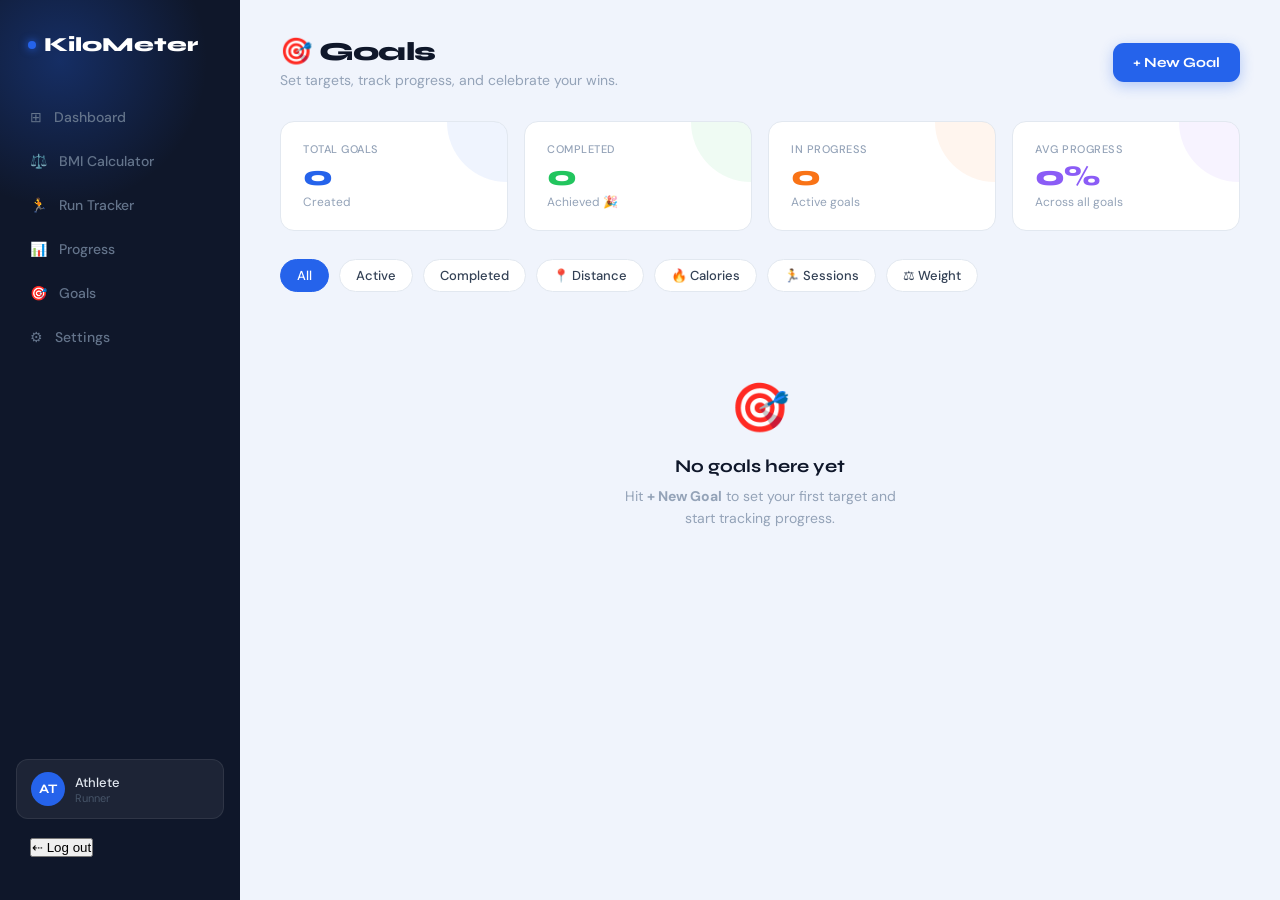
<file: goals.html>
<!DOCTYPE html>
<html lang="en">
<head>
<meta charset="UTF-8"><meta name="viewport" content="width=device-width,initial-scale=1">
<title>Goals — KiloMeter</title>
<link href="https://fonts.googleapis.com/css2?family=Syne:wght@700;800&family=DM+Sans:wght@400;500&display=swap" rel="stylesheet">
<style>
*{margin:0;padding:0;box-sizing:border-box}
:root{
  --b:#2563eb;--bd:#1d4ed8;--s:#0f172a;--sm:#334155;--mu:#94a3b8;
  --bg:#f0f4fc;--ca:#fff;--br:#e2e8f0;
  --or:#f97316;--gr:#22c55e;--re:#ef4444;--pu:#8b5cf6;--pi:#ec4899;
}
body{font-family:'DM Sans',sans-serif;background:var(--bg);color:var(--s);min-height:100vh;display:flex}


.sb{width:240px;min-height:100vh;background:var(--s);display:flex;flex-direction:column;padding:32px 0;position:fixed;top:0;left:0;bottom:0;z-index:100;overflow:hidden}
.sb::before{content:'';position:absolute;top:-100px;left:-100px;width:320px;height:320px;background:radial-gradient(circle,rgba(37,99,235,.3),transparent 65%);pointer-events:none}
.sb-logo{font-family:'Syne',sans-serif;font-size:20px;font-weight:800;color:#fff;display:flex;align-items:center;gap:8px;padding:0 28px;margin-bottom:40px;position:relative;z-index:1}
.dot{width:8px;height:8px;background:var(--b);border-radius:50%;box-shadow:0 0 8px var(--b)}
.sb nav{flex:1;display:flex;flex-direction:column;gap:4px;padding:0 16px;position:relative;z-index:1}
.sb a{display:flex;align-items:center;gap:12px;padding:11px 14px;border-radius:10px;font-size:14px;font-weight:500;color:#64748b;text-decoration:none;transition:all .2s}
.sb a:hover{background:rgba(255,255,255,.06);color:#cbd5e1}
.sb a.on{background:var(--b);color:#fff;box-shadow:0 4px 14px rgba(37,99,235,.4)}
.sb-bot{padding:0 16px;position:relative;z-index:1}
.chip-u{display:flex;align-items:center;gap:10px;padding:12px 14px;border-radius:12px;background:rgba(255,255,255,.06);border:1px solid rgba(255,255,255,.08);margin-bottom:8px}
.av{width:34px;height:34px;background:var(--b);border-radius:50%;display:flex;align-items:center;justify-content:center;font-family:'Syne',sans-serif;font-size:13px;font-weight:700;color:#fff}
.un{font-size:13px;font-weight:500;color:#e2e8f0}
.ur{font-size:11px;color:#475569}
.lo-btn{display:flex;align-items:center;gap:10px;padding:10px 14px;border-radius:10px;color:#475569;font-size:13px;cursor:pointer;transition:all .2s;border:none;background:none;width:100%}
.lo-btn:hover{background:rgba(239,68,68,.1);color:#ef4444}


.main{margin-left:240px;flex:1;padding:36px 40px}
.topbar{display:flex;align-items:center;justify-content:space-between;margin-bottom:32px}
.topbar h1{font-family:'Syne',sans-serif;font-size:26px;font-weight:800;letter-spacing:-.7px;margin-bottom:4px}
.topbar p{font-size:14px;color:var(--mu)}
.add-btn{display:flex;align-items:center;gap:7px;padding:11px 20px;background:var(--b);color:#fff;border:none;border-radius:11px;font-family:'Syne',sans-serif;font-size:14px;font-weight:700;cursor:pointer;transition:all .2s;box-shadow:0 4px 14px rgba(37,99,235,.3)}
.add-btn:hover{background:var(--bd);transform:translateY(-1px)}


.summary{display:grid;grid-template-columns:repeat(4,1fr);gap:16px;margin-bottom:28px}
.sum-card{background:var(--ca);border-radius:14px;border:1px solid var(--br);padding:20px 22px;position:relative;overflow:hidden;transition:transform .2s,box-shadow .2s}
.sum-card:hover{transform:translateY(-2px);box-shadow:0 8px 24px rgba(0,0,0,.07)}
.sum-card::after{content:'';position:absolute;top:0;right:0;width:60px;height:60px;border-radius:0 0 0 60px;opacity:.07}
.sum-card.blue::after{background:var(--b)}
.sum-card.green::after{background:var(--gr)}
.sum-card.orange::after{background:var(--or)}
.sum-card.purple::after{background:var(--pu)}
.sum-label{font-size:11px;font-weight:500;text-transform:uppercase;letter-spacing:.5px;color:var(--mu);margin-bottom:6px}
.sum-val{font-family:'Syne',sans-serif;font-size:28px;font-weight:800;letter-spacing:-1px;line-height:1;margin-bottom:4px}
.sum-card.blue .sum-val{color:var(--b)}
.sum-card.green .sum-val{color:var(--gr)}
.sum-card.orange .sum-val{color:var(--or)}
.sum-card.purple .sum-val{color:var(--pu)}
.sum-sub{font-size:12px;color:var(--mu)}


.filters{display:flex;align-items:center;gap:10px;margin-bottom:24px;flex-wrap:wrap}
.filter-btn{padding:7px 16px;border-radius:20px;border:1.5px solid var(--br);background:var(--ca);font-family:'DM Sans',sans-serif;font-size:13px;font-weight:500;color:var(--sm);cursor:pointer;transition:all .2s}
.filter-btn:hover{border-color:var(--b);color:var(--b)}
.filter-btn.active{background:var(--b);border-color:var(--b);color:#fff}

.goals-grid{display:grid;grid-template-columns:repeat(auto-fill,minmax(320px,1fr));gap:18px}

.goal-card{background:var(--ca);border-radius:16px;border:1px solid var(--br);overflow:hidden;transition:transform .2s,box-shadow .2s;animation:up .4s ease both}
.goal-card:hover{transform:translateY(-2px);box-shadow:0 10px 28px rgba(0,0,0,.08)}
.goal-card.completed{opacity:.75}

.gc-top{padding:18px 20px 14px;border-bottom:1px solid var(--br)}
.gc-head{display:flex;align-items:flex-start;justify-content:space-between;gap:10px;margin-bottom:10px}
.gc-icon{width:40px;height:40px;border-radius:10px;display:flex;align-items:center;justify-content:center;font-size:18px;flex-shrink:0}
.gc-actions{display:flex;gap:6px}
.gc-edit,.gc-del{width:28px;height:28px;border-radius:7px;border:none;cursor:pointer;font-size:13px;display:flex;align-items:center;justify-content:center;transition:background .2s}
.gc-edit{background:#f1f5f9;color:var(--sm)}
.gc-edit:hover{background:#e2e8f0}
.gc-del{background:#fef2f2;color:var(--re)}
.gc-del:hover{background:#fecaca}
.gc-title{font-family:'Syne',sans-serif;font-size:15px;font-weight:700;color:var(--s);letter-spacing:-.3px;margin-bottom:4px}
.gc-meta{font-size:12px;color:var(--mu);display:flex;align-items:center;gap:8px;flex-wrap:wrap}
.gc-cat{padding:3px 9px;border-radius:12px;font-size:11px;font-weight:600}

.gc-body{padding:16px 20px 18px}
.gc-progress-row{display:flex;justify-content:space-between;align-items:baseline;margin-bottom:8px}
.gc-pct{font-family:'Syne',sans-serif;font-size:20px;font-weight:800;letter-spacing:-.5px}
.gc-vals{font-size:12px;color:var(--mu)}
.progress-track{height:8px;background:#f1f5f9;border-radius:4px;overflow:hidden;margin-bottom:12px}
.progress-fill{height:100%;border-radius:4px;transition:width .9s cubic-bezier(.22,.68,0,1.2)}

.gc-update{display:flex;gap:8px;margin-top:4px}
.gc-input{flex:1;padding:8px 12px;border:1.5px solid var(--br);border-radius:9px;font-family:'DM Sans',sans-serif;font-size:13px;color:var(--s);outline:none;transition:.2s}
.gc-input:focus{border-color:var(--b);box-shadow:0 0 0 3px rgba(37,99,235,.1)}
.gc-save{padding:8px 14px;background:var(--b);color:#fff;border:none;border-radius:9px;font-family:'Syne',sans-serif;font-size:12px;font-weight:700;cursor:pointer;transition:all .2s;white-space:nowrap}
.gc-save:hover{background:var(--bd)}

.completed-badge{display:inline-flex;align-items:center;gap:5px;padding:5px 12px;background:#dcfce7;color:#16a34a;border-radius:20px;font-size:12px;font-weight:600;margin-top:6px}


.empty-state{grid-column:1/-1;padding:60px;text-align:center;color:var(--mu)}
.empty-state .em-icon{font-size:48px;margin-bottom:16px}
.empty-state h3{font-family:'Syne',sans-serif;font-size:18px;font-weight:700;color:var(--s);margin-bottom:8px}
.empty-state p{font-size:14px;line-height:1.6;max-width:300px;margin:0 auto 20px}


.overlay{position:fixed;inset:0;background:rgba(15,23,42,.55);backdrop-filter:blur(4px);z-index:999;display:flex;align-items:center;justify-content:center;opacity:0;pointer-events:none;transition:opacity .25s}
.overlay.open{opacity:1;pointer-events:all}
.modal{background:#fff;border-radius:20px;width:460px;max-width:95vw;padding:32px;box-shadow:0 24px 60px rgba(0,0,0,.18);transform:translateY(20px) scale(.97);transition:transform .3s cubic-bezier(.34,1.4,.64,1);max-height:90vh;overflow-y:auto}
.overlay.open .modal{transform:translateY(0) scale(1)}
.modal-title{font-family:'Syne',sans-serif;font-size:20px;font-weight:800;color:var(--s);letter-spacing:-.5px;margin-bottom:22px}
.mf{margin-bottom:16px}
.mf label{display:block;font-size:12px;font-weight:500;color:var(--sm);margin-bottom:7px;text-transform:uppercase;letter-spacing:.4px}
.mf input,.mf select,.mf textarea{width:100%;padding:11px 14px;border:1.5px solid var(--br);border-radius:10px;font-family:'DM Sans',sans-serif;font-size:14px;color:var(--s);outline:none;transition:.2s;resize:none;background:#fff}
.mf input:focus,.mf select:focus,.mf textarea:focus{border-color:var(--b);box-shadow:0 0 0 3px rgba(37,99,235,.1)}
.mg{display:grid;grid-template-columns:1fr 1fr;gap:12px}
.modal-actions{display:flex;gap:10px;margin-top:24px}
.btn-cancel{flex:1;padding:12px;background:#f1f5f9;color:var(--sm);border:none;border-radius:10px;font-family:'DM Sans',sans-serif;font-size:14px;font-weight:500;cursor:pointer;transition:.2s}
.btn-cancel:hover{background:#e2e8f0}
.btn-save{flex:1;padding:12px;background:var(--b);color:#fff;border:none;border-radius:10px;font-family:'Syne',sans-serif;font-size:14px;font-weight:700;cursor:pointer;transition:all .2s;box-shadow:0 4px 12px rgba(37,99,235,.3)}
.btn-save:hover{background:var(--bd);transform:translateY(-1px)}
.btn-save:disabled{background:#93c5fd;cursor:not-allowed;transform:none}
.modal-err{background:#fef2f2;border:1px solid #fecaca;color:var(--re);font-size:13px;padding:10px 14px;border-radius:8px;margin-bottom:14px;display:none}


.toast{position:fixed;bottom:28px;right:28px;background:var(--s);color:#fff;padding:12px 20px;border-radius:12px;font-size:13px;font-weight:500;box-shadow:0 8px 24px rgba(0,0,0,.2);transform:translateY(80px);opacity:0;transition:all .35s cubic-bezier(.34,1.56,.64,1);z-index:9999;display:flex;align-items:center;gap:8px}
.toast.show{transform:translateY(0);opacity:1}

.loader{text-align:center;padding:60px;color:var(--mu);font-size:14px}

@keyframes up{from{opacity:0;transform:translateY(16px)}to{opacity:1;transform:translateY(0)}}
@media(max-width:900px){.sb{display:none}.main{margin-left:0;padding:24px 18px}.summary{grid-template-columns:repeat(2,1fr)}}
@media(max-width:500px){.summary{grid-template-columns:1fr}}
</style>
</head>
<body>

<aside class="sb">
  <div class="sb-logo"><span class="dot"></span> KiloMeter</div>
<nav class="nav">
    <a href="dashboard.html" class="nav-item">
      <span class="icon">⊞</span> Dashboard
    </a>
    <a href="bmi.html" class="nav-item">
      <span class="icon">⚖️</span> BMI Calculator
    </a>
    <a href="tracker.html" class="nav-item">
      <span class="icon">🏃</span> Run Tracker
    </a>
    <a href="progress.html" class="nav-item active">
      <span class="icon">📊</span> Progress
    </a>
    <a href="goals.html" class="nav-item">
      <span class="icon">🎯</span> Goals
    </a>
    <a href="settings.html" class="nav-item">
      <span class="icon">⚙</span> Settings
    </a>
  </nav>
  <div class="sb-bot">
    <div class="chip-u">
      <div class="av" id="av">AT</div>
      <div><div class="un" id="un">Athlete</div><div class="ur">Runner</div></div>
    </div>
    <a href="login.html">
    <button class="logout-btn" onclick="logout()">⇠ Log out</button>
</a>
  </div>
</aside>

<main class="main">

  <div class="topbar">
    <div>
      <h1>🎯 Goals</h1>
      <p>Set targets, track progress, and celebrate your wins.</p>
    </div>
    <button class="add-btn" onclick="openModal()">+ New Goal</button>
  </div>

 
  <div class="summary">
    <div class="sum-card blue">
      <div class="sum-label">Total Goals</div>
      <div class="sum-val" id="sTotal">0</div>
      <div class="sum-sub">Created</div>
    </div>
    <div class="sum-card green">
      <div class="sum-label">Completed</div>
      <div class="sum-val" id="sCompleted">0</div>
      <div class="sum-sub">Achieved 🎉</div>
    </div>
    <div class="sum-card orange">
      <div class="sum-label">In Progress</div>
      <div class="sum-val" id="sActive">0</div>
      <div class="sum-sub">Active goals</div>
    </div>
    <div class="sum-card purple">
      <div class="sum-label">Avg Progress</div>
      <div class="sum-val" id="sAvg">0%</div>
      <div class="sum-sub">Across all goals</div>
    </div>
  </div>


  <div class="filters">
    <button class="filter-btn active" onclick="setFilter('all',this)">All</button>
    <button class="filter-btn" onclick="setFilter('active',this)">Active</button>
    <button class="filter-btn" onclick="setFilter('completed',this)">Completed</button>
    <button class="filter-btn" onclick="setFilter('distance',this)">📍 Distance</button>
    <button class="filter-btn" onclick="setFilter('calories',this)">🔥 Calories</button>
    <button class="filter-btn" onclick="setFilter('sessions',this)">🏃 Sessions</button>
    <button class="filter-btn" onclick="setFilter('weight',this)">⚖ Weight</button>
  </div>

  <div class="goals-grid" id="goalsGrid">
    <div class="loader">Loading your goals…</div>
  </div>

</main>

<div class="overlay" id="overlay">
  <div class="modal">
    <div class="modal-title" id="modalTitle">🎯 New Goal</div>
    <div class="modal-err" id="modalErr"></div>

    <input type="hidden" id="editId">

    <div class="mf">
      <label>Goal Title</label>
      <input type="text" id="mTitle" placeholder="e.g. Run 100 km this month">
    </div>

    <div class="mg">
      <div class="mf">
        <label>Category</label>
        <select id="mCat" onchange="syncUnit()">
          <option value="distance">📍 Distance</option>
          <option value="calories">🔥 Calories</option>
          <option value="sessions">🏃 Sessions</option>
          <option value="weight">⚖ Weight</option>
          <option value="bmi">💪 BMI</option>
          <option value="custom">⭐ Custom</option>
        </select>
      </div>
      <div class="mf">
        <label>Unit</label>
        <input type="text" id="mUnit" placeholder="km">
      </div>
    </div>

    <div class="mg">
      <div class="mf">
        <label>Target Value</label>
        <input type="number" id="mTarget" placeholder="e.g. 50" min="0" step="any">
      </div>
      <div class="mf">
        <label>Current Value</label>
        <input type="number" id="mCurrent" placeholder="0" min="0" step="any" value="0">
      </div>
    </div>

    <div class="mf">
      <label>Deadline (optional)</label>
      <input type="date" id="mDeadline">
    </div>

    <div class="mf">
      <label>Notes (optional)</label>
      <textarea id="mNotes" rows="2" placeholder="Any extra context…"></textarea>
    </div>

    <div class="modal-actions">
      <button class="btn-cancel" onclick="closeModal()">Cancel</button>
      <button class="btn-save" id="saveBtnModal" onclick="saveGoal()">Save Goal</button>
    </div>
  </div>
</div>

<div class="toast" id="toast"></div>

<script>
  
const CAT_CONFIG = {
  distance: { icon:'📍', color:'#2563eb', bg:'rgba(37,99,235,.1)', unit:'km',   label:'Distance' },
  calories:  { icon:'🔥', color:'#f97316', bg:'rgba(249,115,22,.1)', unit:'kcal', label:'Calories' },
  sessions:  { icon:'🏃', color:'#22c55e', bg:'rgba(34,197,94,.1)',  unit:'runs', label:'Sessions' },
  weight:    { icon:'⚖',  color:'#8b5cf6', bg:'rgba(139,92,246,.1)', unit:'kg',   label:'Weight'   },
  bmi:       { icon:'💪', color:'#ec4899', bg:'rgba(236,72,153,.1)', unit:'BMI',  label:'BMI'      },
  custom:    { icon:'⭐', color:'#f59e0b', bg:'rgba(245,158,11,.1)', unit:'',     label:'Custom'   },
};

let allGoals = [];
let activeFilter = 'all';


function init() {
  const u = localStorage.getItem('km_username') || 'Athlete';
  const d = u.charAt(0).toUpperCase() + u.slice(1);
  document.getElementById('un').textContent = d;
  document.getElementById('av').textContent = d.slice(0,2).toUpperCase();
  fetchGoals();
}

function fetchGoals() {
  fetch('goals.php')
    .then(r => r.json())
    .then(data => {
      if (data.success) {
        allGoals = data.goals;
        renderAll();
      } else {
        showFallback('Could not load goals: ' + data.message);
      }
    })
    .catch(() => {
  
      allGoals = JSON.parse(localStorage.getItem('km_goals') || '[]');
      renderAll();
    });
}

function renderAll() {
  updateSummary();
  renderGrid();
}

function updateSummary() {
  const total     = allGoals.length;
  const completed = allGoals.filter(g => g.status === 'completed').length;
  const active    = allGoals.filter(g => g.status === 'active').length;
  const avgPct    = total ? Math.round(allGoals.reduce((s,g) => s + (g.progress||calcPct(g)), 0) / total) : 0;

  document.getElementById('sTotal').textContent     = total;
  document.getElementById('sCompleted').textContent = completed;
  document.getElementById('sActive').textContent    = active;
  document.getElementById('sAvg').textContent       = avgPct + '%';
}

function calcPct(g) {
  return g.target_value > 0 ? Math.min(100, Math.round((g.current_value / g.target_value) * 100)) : 0;
}

function setFilter(f, btn) {
  activeFilter = f;
  document.querySelectorAll('.filter-btn').forEach(b => b.classList.remove('active'));
  btn.classList.add('active');
  renderGrid();
}

function renderGrid() {
  const grid = document.getElementById('goalsGrid');

  let filtered = [...allGoals];
  if (activeFilter === 'active')    filtered = filtered.filter(g => g.status === 'active');
  else if (activeFilter === 'completed') filtered = filtered.filter(g => g.status === 'completed');
  else if (['distance','calories','sessions','weight','bmi','custom'].includes(activeFilter))
    filtered = filtered.filter(g => g.category === activeFilter);

  if (!filtered.length) {
    grid.innerHTML = `
      <div class="empty-state">
        <div class="em-icon">🎯</div>
        <h3>No goals here yet</h3>
        <p>Hit <strong>+ New Goal</strong> to set your first target and start tracking progress.</p>
      </div>`;
    return;
  }

  grid.innerHTML = filtered.map((g,i) => buildCard(g, i)).join('');

  setTimeout(() => {
    filtered.forEach(g => {
      const bar = document.getElementById('bar-' + g.id);
      const pct = calcPct(g);
      if (bar) bar.style.width = pct + '%';
    });
  }, 80);
}

function buildCard(g, i) {
  const cfg = CAT_CONFIG[g.category] || CAT_CONFIG.custom;
  const pct = calcPct(g);
  const delay = i * 0.06;

  const deadline = g.deadline
    ? `· Due ${new Date(g.deadline).toLocaleDateString('en-US',{month:'short',day:'numeric',year:'numeric'})}`
    : '';

  const daysLeft = g.deadline ? Math.ceil((new Date(g.deadline) - new Date()) / 86400000) : null;
  const urgency = daysLeft !== null && daysLeft <= 7 && daysLeft >= 0
    ? `<span style="color:var(--re);font-weight:600">${daysLeft}d left ⚠</span>`
    : daysLeft !== null && daysLeft < 0
      ? `<span style="color:var(--mu)">Expired</span>`
      : '';

  const progressColor = pct >= 100 ? '#22c55e' : pct >= 60 ? cfg.color : pct >= 30 ? '#f97316' : '#ef4444';

  const completedBadge = g.status === 'completed'
    ? `<div class="completed-badge">✓ Goal Achieved!</div>`
    : `<div class="gc-update">
        <input class="gc-input" type="number" id="upd-${g.id}" placeholder="Update progress (${cfg.unit || g.unit})" step="any" min="0">
        <button class="gc-save" onclick="updateProgress(${g.id})">Update</button>
       </div>`;

  return `
  <div class="goal-card ${g.status === 'completed' ? 'completed' : ''}" style="animation-delay:${delay}s">
    <div class="gc-top">
      <div class="gc-head">
        <div style="display:flex;align-items:center;gap:10px">
          <div class="gc-icon" style="background:${cfg.bg}">${cfg.icon}</div>
          <div>
            <div class="gc-title">${escHtml(g.title)}</div>
            <div class="gc-meta">
              <span class="gc-cat" style="background:${cfg.bg};color:${cfg.color}">${cfg.label}</span>
              ${urgency}
            </div>
          </div>
        </div>
        <div class="gc-actions">
          <button class="gc-edit" onclick="openEdit(${g.id})" title="Edit">✏</button>
          <button class="gc-del"  onclick="deleteGoal(${g.id})" title="Delete">✕</button>
        </div>
      </div>
      ${deadline ? `<div style="font-size:11px;color:var(--mu);margin-top:4px">${deadline}</div>` : ''}
      ${g.notes ? `<div style="font-size:12px;color:var(--mu);margin-top:6px;font-style:italic">"${escHtml(g.notes)}"</div>` : ''}
    </div>
    <div class="gc-body">
      <div class="gc-progress-row">
        <div class="gc-pct" style="color:${progressColor}">${pct}%</div>
        <div class="gc-vals">${g.current_value} / ${g.target_value} ${g.unit || cfg.unit}</div>
      </div>
      <div class="progress-track">
        <div class="progress-fill" id="bar-${g.id}" style="width:0%;background:${progressColor}"></div>
      </div>
      ${completedBadge}
    </div>
  </div>`;
}


function syncUnit() {
  const cat = document.getElementById('mCat').value;
  const cfg = CAT_CONFIG[cat];
  document.getElementById('mUnit').value = cfg ? cfg.unit : '';
}

function openModal(prefill = null) {
  document.getElementById('modalTitle').textContent = '🎯 New Goal';
  document.getElementById('editId').value = '';
  document.getElementById('mTitle').value = '';
  document.getElementById('mCat').value = 'distance';
  document.getElementById('mTarget').value = '';
  document.getElementById('mCurrent').value = '0';
  document.getElementById('mDeadline').value = '';
  document.getElementById('mNotes').value = '';
  document.getElementById('modalErr').style.display = 'none';
  document.getElementById('saveBtnModal').textContent = 'Save Goal';
  syncUnit();
  document.getElementById('overlay').classList.add('open');
}

function openEdit(id) {
  const g = allGoals.find(x => x.id == id);
  if (!g) return;
  document.getElementById('modalTitle').textContent = '✏ Edit Goal';
  document.getElementById('editId').value = g.id;
  document.getElementById('mTitle').value = g.title;
  document.getElementById('mCat').value = g.category;
  document.getElementById('mUnit').value = g.unit;
  document.getElementById('mTarget').value = g.target_value;
  document.getElementById('mCurrent').value = g.current_value;
  document.getElementById('mDeadline').value = g.deadline ? g.deadline.split('T')[0] : '';
  document.getElementById('mNotes').value = g.notes || '';
  document.getElementById('modalErr').style.display = 'none';
  document.getElementById('saveBtnModal').textContent = 'Save Changes';
  document.getElementById('overlay').classList.add('open');
}

function closeModal() {
  document.getElementById('overlay').classList.remove('open');
}

function saveGoal() {
  const title   = document.getElementById('mTitle').value.trim();
  const cat     = document.getElementById('mCat').value;
  const unit    = document.getElementById('mUnit').value.trim();
  const target  = parseFloat(document.getElementById('mTarget').value);
  const current = parseFloat(document.getElementById('mCurrent').value) || 0;
  const deadline = document.getElementById('mDeadline').value;
  const notes   = document.getElementById('mNotes').value.trim();
  const editId  = document.getElementById('editId').value;
  const errEl   = document.getElementById('modalErr');
  const btn     = document.getElementById('saveBtnModal');

  errEl.style.display = 'none';
  if (!title) { errEl.textContent = 'Please enter a title.'; errEl.style.display = 'block'; return; }
  if (!target || target <= 0) { errEl.textContent = 'Target value must be greater than 0.'; errEl.style.display = 'block'; return; }

  btn.disabled = true;
  btn.textContent = 'Saving…';

  const payload = { title, category: cat, unit, target_value: target, current_value: current, deadline, notes };

  
  if (editId) {
    
    apiCall({ action: 'delete', id: parseInt(editId) })
      .then(() => apiCall(payload))
      .then(handleSaved)
      .catch(handleErr);
  } else {
    apiCall(payload).then(handleSaved).catch(handleErr);
  }

  function handleSaved(data) {
    if (data.success) {
      closeModal();
      fetchGoals();
      showToast(editId ? '✓ Goal updated!' : '✓ Goal created!');
    } else {
      errEl.textContent = data.message || 'Failed to save goal.';
      errEl.style.display = 'block';
      btn.disabled = false;
      btn.textContent = editId ? 'Save Changes' : 'Save Goal';
    }
  }

  function handleErr() {
    
    const goals = JSON.parse(localStorage.getItem('km_goals') || '[]');
    if (editId) { const idx = goals.findIndex(g => g.id == editId); if (idx > -1) goals.splice(idx, 1); }
    const pct  = target > 0 ? Math.min(100, Math.round((current / target) * 100)) : 0;
    goals.unshift({ id: Date.now(), title, category: cat, unit, target_value: target, current_value: current,
                    deadline: deadline || null, notes, status: current >= target ? 'completed' : 'active', progress: pct, created_at: new Date().toISOString() });
    localStorage.setItem('km_goals', JSON.stringify(goals));
    allGoals = goals;
    closeModal();
    renderAll();
    showToast('✓ Saved locally (offline mode)');
    btn.disabled = false;
  }
}

function updateProgress(id) {
  const inp = document.getElementById('upd-' + id);
  const val = parseFloat(inp.value);
  if (isNaN(val) || val < 0) { showToast('⚠ Enter a valid value'); return; }

  apiCall({ action: 'update_progress', id, current_value: val })
    .then(data => {
      if (data.success) {
        fetchGoals();
        showToast('✓ Progress updated!');
      }
    })
    .catch(() => {
    
      const goals = JSON.parse(localStorage.getItem('km_goals') || '[]');
      const g = goals.find(x => x.id == id);
      if (g) {
        g.current_value = val;
        g.status = val >= g.target_value ? 'completed' : 'active';
        g.progress = calcPct(g);
        localStorage.setItem('km_goals', JSON.stringify(goals));
        allGoals = goals;
        renderAll();
        showToast('✓ Updated locally');
      }
    });
}


function deleteGoal(id) {
  if (!confirm('Delete this goal? This cannot be undone.')) return;
  apiCall({ action: 'delete', id })
    .then(data => {
      if (data.success) { fetchGoals(); showToast('Goal deleted.'); }
    })
    .catch(() => {
      const goals = JSON.parse(localStorage.getItem('km_goals') || '[]')
                      .filter(g => g.id != id);
      localStorage.setItem('km_goals', JSON.stringify(goals));
      allGoals = goals;
      renderAll();
      showToast('Deleted locally.');
    });
}


function apiCall(payload) {
  return fetch('goals.php', {
    method: 'POST',
    headers: { 'Content-Type': 'application/json' },
    body: JSON.stringify(payload)
  }).then(r => r.json());
}

function showFallback(msg) {
  document.getElementById('goalsGrid').innerHTML =
    `<div class="loader">${msg}</div>`;
}


function escHtml(s) {
  return String(s).replace(/&/g,'&amp;').replace(/</g,'&lt;').replace(/>/g,'&gt;').replace(/"/g,'&quot;');
}

function showToast(msg) {
  const t = document.getElementById('toast');
  t.textContent = msg;
  t.classList.add('show');
  setTimeout(() => t.classList.remove('show'), 3000);
}

function logout() {
  fetch('logout.php', { method: 'POST' }).catch(() => {});
  localStorage.removeItem('km_username');
  window.location.href = 'login.html';
}


document.getElementById('overlay').addEventListener('click', e => {
  if (e.target === document.getElementById('overlay')) closeModal();
});

init();
</script>
</body>
</html>
</file>
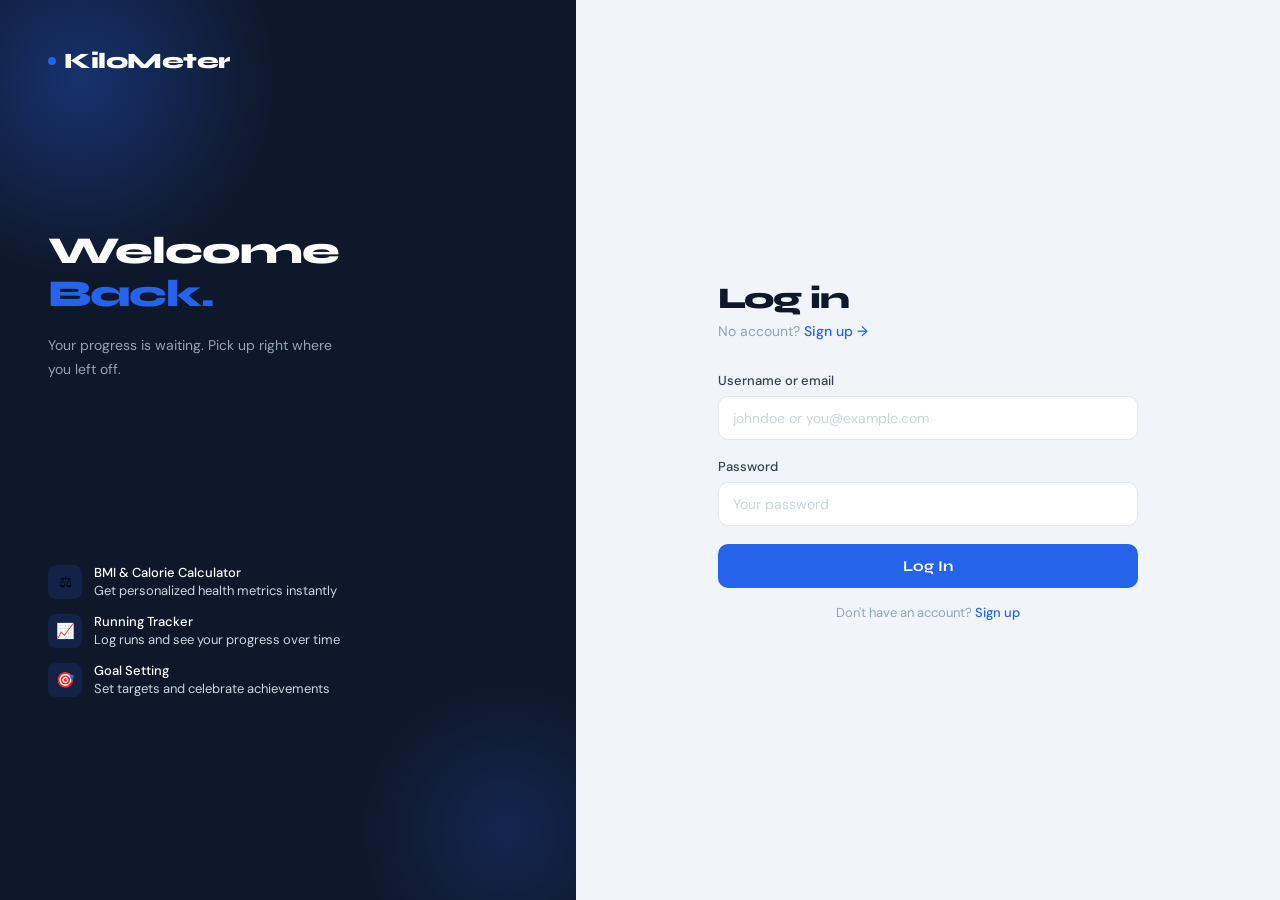
<file: login(1).html>
<!DOCTYPE html>
<html lang="en">
<head>
    <meta charset="UTF-8">
    <meta name="viewport" content="width=device-width, initial-scale=1.0">
    <title>Log In — KiloMeter</title>
    <link href="https://fonts.googleapis.com/css2?family=Syne:wght@400;600;700;800&family=DM+Sans:wght@300;400;500&display=swap" rel="stylesheet">
    <style>
        *, *::before, *::after { margin: 0; padding: 0; box-sizing: border-box; }

        :root {
            --blue: #2563eb;
            --blue-dark: #1d4ed8;
            --slate: #0f172a;
            --slate-mid: #334155;
            --slate-light: #94a3b8;
            --bg: #f1f5f9;
            --white: #ffffff;
            --border: #e2e8f0;
            --danger: #ef4444;
            --success: #16a34a;
        }

        body {
            font-family: 'DM Sans', sans-serif;
            background: var(--bg);
            min-height: 100vh;
            display: flex;
            align-items: stretch;
        }

        .left-panel {
            width: 45%;
            background: var(--slate);
            position: relative;
            display: flex;
            flex-direction: column;
            justify-content: space-between;
            padding: 48px;
            overflow: hidden;
        }

        .left-panel::before {
            content: '';
            position: absolute;
            top: -120px; left: -120px;
            width: 400px; height: 400px;
            background: radial-gradient(circle, rgba(37,99,235,0.35) 0%, transparent 70%);
            pointer-events: none;
        }

        .left-panel::after {
            content: '';
            position: absolute;
            bottom: -80px; right: -80px;
            width: 300px; height: 300px;
            background: radial-gradient(circle, rgba(37,99,235,0.2) 0%, transparent 70%);
            pointer-events: none;
        }

        .panel-logo {
            font-family: 'Syne', sans-serif;
            font-size: 22px;
            font-weight: 800;
            color: #fff;
            letter-spacing: -0.5px;
            display: flex;
            align-items: center;
            gap: 8px;
            position: relative;
            z-index: 1;
        }

        .logo-dot {
            width: 8px; height: 8px;
            background: var(--blue);
            border-radius: 50%;
            display: inline-block;
        }

        .panel-content { position: relative; z-index: 1; }

        .panel-content h2 {
            font-family: 'Syne', sans-serif;
            font-size: 38px;
            font-weight: 800;
            color: #fff;
            line-height: 1.15;
            margin-bottom: 18px;
            letter-spacing: -1px;
        }

        .panel-content h2 span { color: var(--blue); }

        .panel-content p {
            font-size: 14px;
            color: #94a3b8;
            line-height: 1.7;
            max-width: 300px;
            margin-bottom: 28px;
        }

        .feature-list {
            display: flex;
            flex-direction: column;
            gap: 14px;
            position: relative;
            z-index: 1;
        }

        .feature-item { display: flex; align-items: center; gap: 12px; }

        .feature-icon {
            width: 34px; height: 34px;
            background: rgba(37,99,235,0.15);
            border-radius: 8px;
            display: flex;
            align-items: center;
            justify-content: center;
            font-size: 15px;
            flex-shrink: 0;
        }

        .feature-text { font-size: 13px; color: #cbd5e1; }

        .feature-text strong {
            display: block;
            color: #fff;
            font-weight: 500;
            font-size: 13px;
            margin-bottom: 1px;
        }

        .panel-bottom { position: relative; z-index: 1; }

        .right-panel {
            flex: 1;
            display: flex;
            align-items: center;
            justify-content: center;
            padding: 48px 60px;
            background: var(--bg);
            overflow-y: auto;
        }

        .form-box { width: 100%; max-width: 420px; }

        .form-box h1 {
            font-family: 'Syne', sans-serif;
            font-size: 30px;
            font-weight: 800;
            color: var(--slate);
            letter-spacing: -0.8px;
            margin-bottom: 6px;
        }

        .form-box .subtitle {
            font-size: 14px;
            color: var(--slate-light);
            margin-bottom: 32px;
        }

        .form-box .subtitle a { color: var(--blue); text-decoration: none; font-weight: 500; }

        .field { margin-bottom: 18px; }

        .field label {
            display: block;
            font-size: 13px;
            font-weight: 500;
            color: var(--slate-mid);
            margin-bottom: 7px;
        }

        .field input {
            width: 100%;
            padding: 12px 14px;
            background: var(--white);
            border: 1.5px solid var(--border);
            border-radius: 10px;
            font-family: 'DM Sans', sans-serif;
            font-size: 14px;
            color: var(--slate);
            outline: none;
            transition: border-color 0.2s, box-shadow 0.2s;
        }

        .field input:focus {
            border-color: var(--blue);
            box-shadow: 0 0 0 3px rgba(37,99,235,0.1);
        }

        .field input::placeholder { color: #cbd5e1; }

        .btn-login {
            width: 100%;
            padding: 13px;
            background: var(--blue);
            color: #fff;
            border: none;
            border-radius: 10px;
            font-family: 'Syne', sans-serif;
            font-size: 15px;
            font-weight: 700;
            cursor: pointer;
            transition: background 0.2s, transform 0.1s;
            margin-bottom: 16px;
        }

        .btn-login:hover   { background: var(--blue-dark); }
        .btn-login:active  { transform: scale(0.99); }
        .btn-login:disabled { background: #93c5fd; cursor: not-allowed; }

        .error-msg {
            background: #fef2f2;
            border: 1px solid #fecaca;
            color: var(--danger);
            font-size: 13px;
            padding: 10px 14px;
            border-radius: 8px;
            margin-bottom: 16px;
            display: none;
        }

        .success-msg {
            background: #f0fdf4;
            border: 1px solid #bbf7d0;
            color: var(--success);
            font-size: 13px;
            padding: 10px 14px;
            border-radius: 8px;
            margin-bottom: 16px;
            display: none;
        }

        @media (max-width: 768px) {
            .left-panel { display: none; }
            .right-panel { padding: 40px 24px; }
        }
    </style>
</head>
<body>

<div class="left-panel">
    <div class="panel-logo"><span class="logo-dot"></span> KiloMeter</div>
    <div class="panel-content">
        <h2>Welcome<br><span>Back.</span></h2>
        <p>Your progress is waiting. Pick up right where you left off.</p>
    </div>
    <div class="feature-list">
        <div class="feature-item">
            <div class="feature-icon">⚖</div>
            <div class="feature-text">
                <strong>BMI &amp; Calorie Calculator</strong>
                Get personalized health metrics instantly
            </div>
        </div>
        <div class="feature-item">
            <div class="feature-icon">📈</div>
            <div class="feature-text">
                <strong>Running Tracker</strong>
                Log runs and see your progress over time
            </div>
        </div>
        <div class="feature-item">
            <div class="feature-icon">🎯</div>
            <div class="feature-text">
                <strong>Goal Setting</strong>
                Set targets and celebrate achievements
            </div>
        </div>
    </div>
    <div class="panel-bottom"></div>
</div>

<div class="right-panel">
    <div class="form-box">
        <h1>Log in</h1>
        <p class="subtitle">No account? <a href="signup.html">Sign up →</a></p>

        <div class="error-msg"   id="errorMsg"></div>
        <div class="success-msg" id="successMsg"></div>

        <div class="field">
            <label for="identifier">Username or email</label>
            <input type="text" id="identifier" placeholder="johndoe or you@example.com" autocomplete="username">
        </div>

        <div class="field">
            <label for="password">Password</label>
            <input type="password" id="password" placeholder="Your password" autocomplete="current-password">
        </div>

        <button class="btn-login" id="loginBtn" onclick="login()">Log In</button>

        <p style="text-align:center; font-size:13px; color:#94a3b8;">
            Don't have an account? <a href="signup.html" style="color:var(--blue);text-decoration:none;font-weight:500;">Sign up</a>
        </p>
    </div>
</div>

<script>
function login() {
    const identifier = document.getElementById('identifier').value.trim();
    const password   = document.getElementById('password').value;
    const btn        = document.getElementById('loginBtn');
    const errorMsg   = document.getElementById('errorMsg');
    const successMsg = document.getElementById('successMsg');

    errorMsg.style.display   = 'none';
    successMsg.style.display = 'none';

    // Basic empty field check
    if (!identifier || !password) {
        errorMsg.textContent   = 'Please enter your username/email and password.';
        errorMsg.style.display = 'block';
        return;
    }

    // Load saved users from localStorage
    const users = JSON.parse(localStorage.getItem('km_users') || '[]');

    // Match by username OR email (case-insensitive), then check password
    const match = users.find(u =>
        (u.username.toLowerCase() === identifier.toLowerCase() ||
         u.email.toLowerCase()    === identifier.toLowerCase()) &&
         u.password === password
    );

    if (!match) {
        errorMsg.textContent   = 'Incorrect username/email or password.';
        errorMsg.style.display = 'block';
        return;
    }

    // Save logged-in user to session
    sessionStorage.setItem('km_loggedIn', JSON.stringify({ username: match.username, email: match.email }));

    btn.disabled    = true;
    btn.textContent = 'Logging in…';

    successMsg.textContent   = '✓ Login successful! Redirecting…';
    successMsg.style.display = 'block';

    setTimeout(() => { window.location.href = 'index(1).html'; }, 1000);
}

document.addEventListener('keydown', (e) => { if (e.key === 'Enter') login(); });
</script>

</body>
</html>
</file>
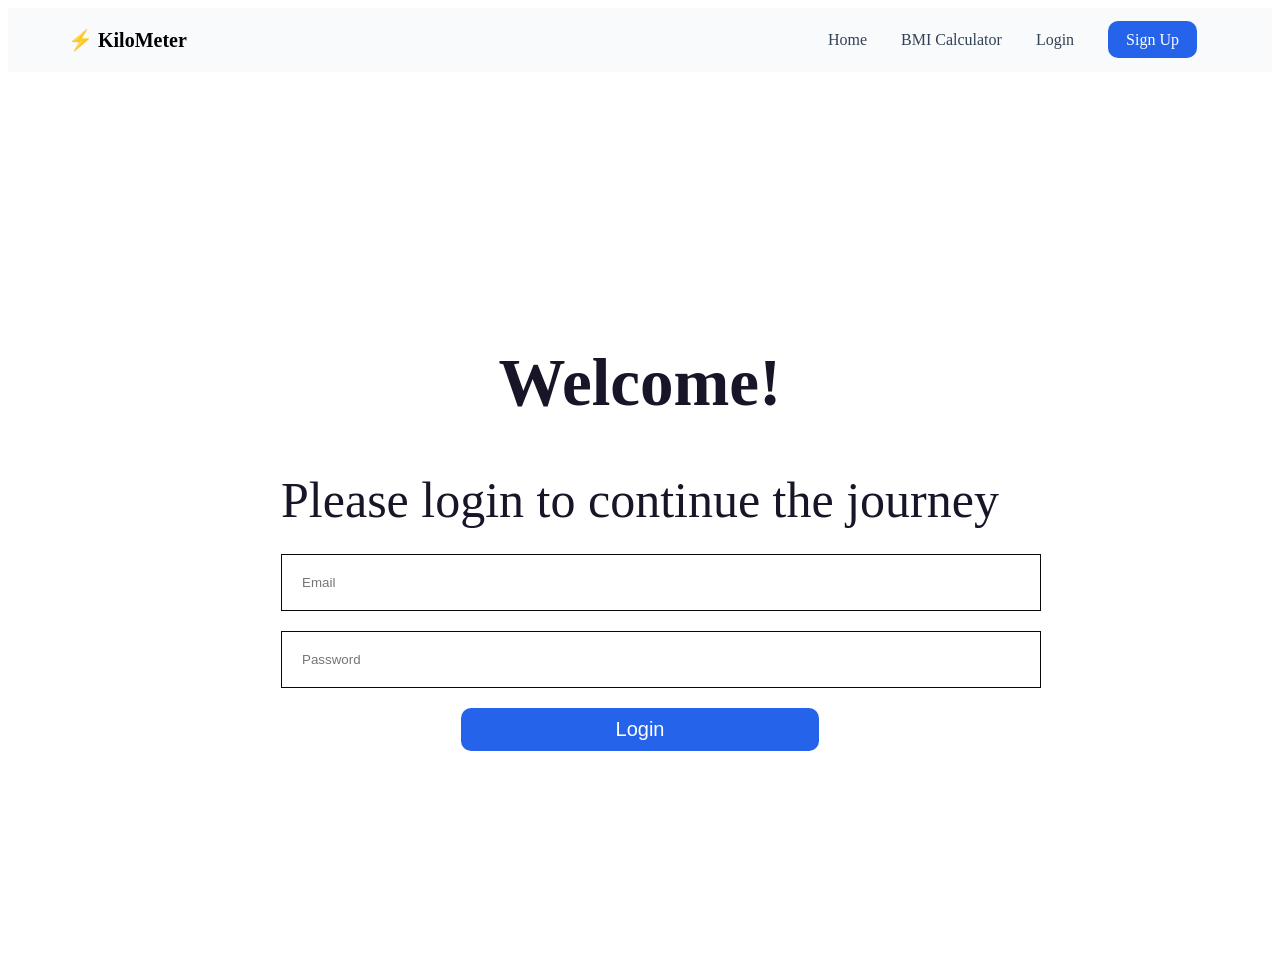
<file: login.html>
<!DOCTYPE html>
<html lang="en">
<head>
    <meta charset="UTF-8">
    <meta name="viewport" content="width=device-width, initial-scale=1.0">
    <title>Login</title>
    <link rel="stylesheet" href="login.css">
</head>
<body>
    
<!-- NAVBAR -->
<header class="navbar">
    <div class="logo">⚡ KiloMeter</div>
    <nav>
        <a href="index.html"> Home </a>
        <a href="bmi.html">BMI Calculator</a>
        <a href="login.html">Login</a>
        <a href="signup.html" class="signup-btn">Sign Up</a>
    </nav>
</header>


    <div class="login-container">
        <div class="login-card">
            <h1> Welcome! </h1>
            <p> Please login to continue the journey</p>

            <form>
            <input type="email" placeholder="Email"required>
            <input type="password" placeholder="Password" required>  
              <button type="submit" class="login-btn">Login</button>
            </form>
        </div>
    </div>
</body>
</html>
</file>
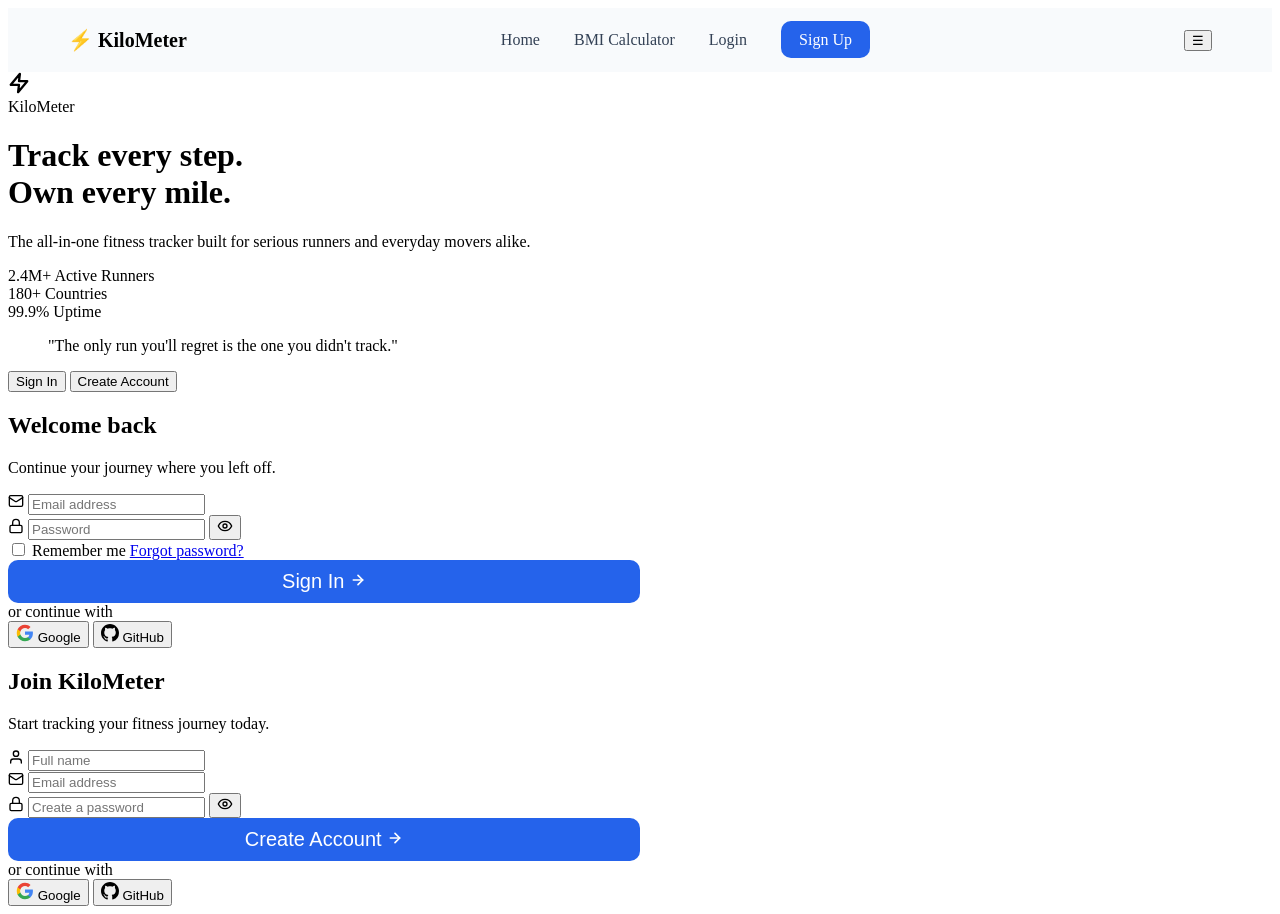
<file: login2.html>
<!DOCTYPE html>
<html lang="en">
<head>
    <meta charset="UTF-8">
    <meta name="viewport" content="width=device-width, initial-scale=1.0">
    <title>Login – KiloMeter</title>
    <link rel="stylesheet" href="login.css">
    <link rel="preconnect" href="https://fonts.googleapis.com">
    <link href="https://fonts.googleapis.com/css2?family=Syne:wght@700;800&family=DM+Sans:ital,wght@0,400;0,500;0,600;1,400&display=swap" rel="stylesheet">
</head>
<body>

<!-- NAVBAR — restored from original -->
<header class="navbar">
    <div class="logo">⚡ KiloMeter</div>
    <nav>
        <a href="index.html">Home</a>
        <a href="bmi.html">BMI Calculator</a>
        <a href="login.html">Login</a>
        <a href="signup.html" class="signup-btn">Sign Up</a>
    </nav>
    <button class="nav-toggle" aria-label="Toggle navigation" onclick="document.querySelector('.navbar nav').classList.toggle('nav-open')">&#9776;</button>
</header>

<div class="page-wrapper">

    <!-- ===================== LEFT PANEL ===================== -->
    <div class="left-panel">

        <!-- Atmospheric background layers -->
        <div class="bg-glow bg-glow-1"></div>
        <div class="bg-glow bg-glow-2"></div>
        <div class="bg-grid"></div>

        <div class="left-content">

            <!-- Logo -->
            <div class="brand">
                <div class="brand-icon">
                    <svg width="22" height="22" viewBox="0 0 24 24" fill="none" stroke="currentColor" stroke-width="2.5" stroke-linecap="round" stroke-linejoin="round">
                        <polygon points="13 2 3 14 12 14 11 22 21 10 12 10 13 2"/>
                    </svg>
                </div>
                <span class="brand-name">KiloMeter</span>
            </div>

            <!-- Headline -->
            <div class="left-headline">
                <h1>Track every step.<br><span class="accent-text">Own every mile.</span></h1>
                <p class="left-sub">The all-in-one fitness tracker built for serious runners and everyday movers alike.</p>
            </div>

            <!-- Stats row -->
            <div class="stats-row">
                <div class="stat-item">
                    <span class="stat-value">2.4M+</span>
                    <span class="stat-label">Active Runners</span>
                </div>
                <div class="stat-divider"></div>
                <div class="stat-item">
                    <span class="stat-value">180+</span>
                    <span class="stat-label">Countries</span>
                </div>
                <div class="stat-divider"></div>
                <div class="stat-item">
                    <span class="stat-value">99.9%</span>
                    <span class="stat-label">Uptime</span>
                </div>
            </div>

            <!-- Quote -->
            <blockquote class="left-quote">
                "The only run you'll regret is the one you didn't track."
            </blockquote>

        </div>
    </div>

    <!-- ===================== RIGHT PANEL ===================== -->
    <div class="right-panel">
        <div class="auth-card">

            <!-- Tabs -->
            <div class="auth-tabs" role="tablist">
                <button class="tab-btn active" id="tab-signin" role="tab" aria-selected="true" onclick="switchTab('signin')">Sign In</button>
                <button class="tab-btn" id="tab-create" role="tab" aria-selected="false" onclick="switchTab('create')">Create Account</button>
                <div class="tab-indicator"></div>
            </div>

            <!-- ---- SIGN IN FORM ---- -->
            <div class="tab-panel active" id="panel-signin">
                <div class="form-header">
                    <h2>Welcome back</h2>
                    <p>Continue your journey where you left off.</p>
                </div>

                <form id="loginForm" novalidate>
                    <div class="input-group">
                        <div class="input-wrapper">
                            <span class="input-icon">
                                <svg width="16" height="16" viewBox="0 0 24 24" fill="none" stroke="currentColor" stroke-width="2" stroke-linecap="round" stroke-linejoin="round"><rect x="2" y="4" width="20" height="16" rx="2"/><path d="m22 7-8.97 5.7a1.94 1.94 0 0 1-2.06 0L2 7"/></svg>
                            </span>
                            <input type="email" id="email" name="email" placeholder="Email address" required autocomplete="email">
                        </div>
                    </div>

                    <div class="input-group">
                        <div class="input-wrapper">
                            <span class="input-icon">
                                <svg width="16" height="16" viewBox="0 0 24 24" fill="none" stroke="currentColor" stroke-width="2" stroke-linecap="round" stroke-linejoin="round"><rect x="3" y="11" width="18" height="11" rx="2"/><path d="M7 11V7a5 5 0 0 1 10 0v4"/></svg>
                            </span>
                            <input type="password" id="password" name="password" placeholder="Password" required autocomplete="current-password">
                            <button type="button" class="toggle-password" aria-label="Toggle password visibility" onclick="togglePw('password', this)">
                                <svg class="eye-icon" width="16" height="16" viewBox="0 0 24 24" fill="none" stroke="currentColor" stroke-width="2" stroke-linecap="round" stroke-linejoin="round"><path d="M2 12s3-7 10-7 10 7 10 7-3 7-10 7-10-7-10-7Z"/><circle cx="12" cy="12" r="3"/></svg>
                            </button>
                        </div>
                    </div>

                    <div class="form-options">
                        <label class="remember-me">
                            <input type="checkbox" id="rememberMe">
                            <span class="custom-checkbox"></span>
                            Remember me
                        </label>
                        <a href="#" class="forgot-link">Forgot password?</a>
                    </div>

                    <button type="submit" class="login-btn">
                        Sign In
                        <svg width="16" height="16" viewBox="0 0 24 24" fill="none" stroke="currentColor" stroke-width="2.5" stroke-linecap="round" stroke-linejoin="round"><path d="M5 12h14"/><path d="m12 5 7 7-7 7"/></svg>
                    </button>
                </form>

                <div class="divider"><span>or continue with</span></div>

                <div class="social-row">
                    <button class="social-btn">
                        <svg width="18" height="18" viewBox="0 0 24 24"><path fill="#4285F4" d="M22.56 12.25c0-.78-.07-1.53-.2-2.25H12v4.26h5.92c-.26 1.37-1.04 2.53-2.21 3.31v2.77h3.57c2.08-1.92 3.28-4.74 3.28-8.09z"/><path fill="#34A853" d="M12 23c2.97 0 5.46-.98 7.28-2.66l-3.57-2.77c-.98.66-2.23 1.06-3.71 1.06-2.86 0-5.29-1.93-6.16-4.53H2.18v2.84C3.99 20.53 7.7 23 12 23z"/><path fill="#FBBC05" d="M5.84 14.09c-.22-.66-.35-1.36-.35-2.09s.13-1.43.35-2.09V7.07H2.18C1.43 8.55 1 10.22 1 12s.43 3.45 1.18 4.93l2.85-2.22.81-.62z"/><path fill="#EA4335" d="M12 5.38c1.62 0 3.06.56 4.21 1.64l3.15-3.15C17.45 2.09 14.97 1 12 1 7.7 1 3.99 3.47 2.18 7.07l3.66 2.84c.87-2.6 3.3-4.53 6.16-4.53z"/></svg>
                        Google
                    </button>
                    <button class="social-btn">
                        <svg width="18" height="18" viewBox="0 0 24 24" fill="currentColor"><path d="M12 0C5.37 0 0 5.37 0 12c0 5.31 3.435 9.795 8.205 11.385.6.105.825-.255.825-.57 0-.285-.015-1.23-.015-2.235-3.015.555-3.795-.735-4.035-1.41-.135-.345-.72-1.41-1.23-1.695-.42-.225-1.02-.78-.015-.795.945-.015 1.62.87 1.845 1.23 1.08 1.815 2.805 1.305 3.495.99.105-.78.42-1.305.765-1.605-2.67-.3-5.46-1.335-5.46-5.925 0-1.305.465-2.385 1.23-3.225-.12-.3-.54-1.53.12-3.18 0 0 1.005-.315 3.3 1.23.96-.27 1.98-.405 3-.405s2.04.135 3 .405c2.295-1.56 3.3-1.23 3.3-1.23.66 1.65.24 2.88.12 3.18.765.84 1.23 1.905 1.23 3.225 0 4.605-2.805 5.625-5.475 5.925.435.375.81 1.095.81 2.22 0 1.605-.015 2.895-.015 3.3 0 .315.225.69.825.57A12.02 12.02 0 0 0 24 12c0-6.63-5.37-12-12-12z"/></svg>
                        GitHub
                    </button>
                </div>
            </div>

            <!-- ---- CREATE ACCOUNT FORM ---- -->
            <div class="tab-panel" id="panel-create">
                <div class="form-header">
                    <h2>Join KiloMeter</h2>
                    <p>Start tracking your fitness journey today.</p>
                </div>

                <form id="signupForm" novalidate>
                    <div class="input-group">
                        <div class="input-wrapper">
                            <span class="input-icon">
                                <svg width="16" height="16" viewBox="0 0 24 24" fill="none" stroke="currentColor" stroke-width="2" stroke-linecap="round" stroke-linejoin="round"><path d="M20 21v-2a4 4 0 0 0-4-4H8a4 4 0 0 0-4 4v2"/><circle cx="12" cy="7" r="4"/></svg>
                            </span>
                            <input type="text" id="fullname" name="fullname" placeholder="Full name" required autocomplete="name">
                        </div>
                    </div>

                    <div class="input-group">
                        <div class="input-wrapper">
                            <span class="input-icon">
                                <svg width="16" height="16" viewBox="0 0 24 24" fill="none" stroke="currentColor" stroke-width="2" stroke-linecap="round" stroke-linejoin="round"><rect x="2" y="4" width="20" height="16" rx="2"/><path d="m22 7-8.97 5.7a1.94 1.94 0 0 1-2.06 0L2 7"/></svg>
                            </span>
                            <input type="email" id="signup-email" name="email" placeholder="Email address" required autocomplete="email">
                        </div>
                    </div>

                    <div class="input-group">
                        <div class="input-wrapper">
                            <span class="input-icon">
                                <svg width="16" height="16" viewBox="0 0 24 24" fill="none" stroke="currentColor" stroke-width="2" stroke-linecap="round" stroke-linejoin="round"><rect x="3" y="11" width="18" height="11" rx="2"/><path d="M7 11V7a5 5 0 0 1 10 0v4"/></svg>
                            </span>
                            <input type="password" id="signup-password" name="password" placeholder="Create a password" required autocomplete="new-password">
                            <button type="button" class="toggle-password" aria-label="Toggle" onclick="togglePw('signup-password', this)">
                                <svg class="eye-icon" width="16" height="16" viewBox="0 0 24 24" fill="none" stroke="currentColor" stroke-width="2" stroke-linecap="round" stroke-linejoin="round"><path d="M2 12s3-7 10-7 10 7 10 7-3 7-10 7-10-7-10-7Z"/><circle cx="12" cy="12" r="3"/></svg>
                            </button>
                        </div>
                    </div>

                    <button type="submit" class="login-btn">
                        Create Account
                        <svg width="16" height="16" viewBox="0 0 24 24" fill="none" stroke="currentColor" stroke-width="2.5" stroke-linecap="round" stroke-linejoin="round"><path d="M5 12h14"/><path d="m12 5 7 7-7 7"/></svg>
                    </button>
                </form>

                <div class="divider"><span>or continue with</span></div>

                <div class="social-row">
                    <button class="social-btn">
                        <svg width="18" height="18" viewBox="0 0 24 24"><path fill="#4285F4" d="M22.56 12.25c0-.78-.07-1.53-.2-2.25H12v4.26h5.92c-.26 1.37-1.04 2.53-2.21 3.31v2.77h3.57c2.08-1.92 3.28-4.74 3.28-8.09z"/><path fill="#34A853" d="M12 23c2.97 0 5.46-.98 7.28-2.66l-3.57-2.77c-.98.66-2.23 1.06-3.71 1.06-2.86 0-5.29-1.93-6.16-4.53H2.18v2.84C3.99 20.53 7.7 23 12 23z"/><path fill="#FBBC05" d="M5.84 14.09c-.22-.66-.35-1.36-.35-2.09s.13-1.43.35-2.09V7.07H2.18C1.43 8.55 1 10.22 1 12s.43 3.45 1.18 4.93l2.85-2.22.81-.62z"/><path fill="#EA4335" d="M12 5.38c1.62 0 3.06.56 4.21 1.64l3.15-3.15C17.45 2.09 14.97 1 12 1 7.7 1 3.99 3.47 2.18 7.07l3.66 2.84c.87-2.6 3.3-4.53 6.16-4.53z"/></svg>
                        Google
                    </button>
                    <button class="social-btn">
                        <svg width="18" height="18" viewBox="0 0 24 24" fill="currentColor"><path d="M12 0C5.37 0 0 5.37 0 12c0 5.31 3.435 9.795 8.205 11.385.6.105.825-.255.825-.57 0-.285-.015-1.23-.015-2.235-3.015.555-3.795-.735-4.035-1.41-.135-.345-.72-1.41-1.23-1.695-.42-.225-1.02-.78-.015-.795.945-.015 1.62.87 1.845 1.23 1.08 1.815 2.805 1.305 3.495.99.105-.78.42-1.305.765-1.605-2.67-.3-5.46-1.335-5.46-5.925 0-1.305.465-2.385 1.23-3.225-.12-.3-.54-1.53.12-3.18 0 0 1.005-.315 3.3 1.23.96-.27 1.98-.405 3-.405s2.04.135 3 .405c2.295-1.56 3.3-1.23 3.3-1.23.66 1.65.24 2.88.12 3.18.765.84 1.23 1.905 1.23 3.225 0 4.605-2.805 5.625-5.475 5.925.435.375.81 1.095.81 2.22 0 1.605-.015 2.895-.015 3.3 0 .315.225.69.825.57A12.02 12.02 0 0 0 24 12c0-6.63-5.37-12-12-12z"/></svg>
                        GitHub
                    </button>
                </div>
            </div>

        </div>
    </div>

</div>

<script>
// --- Tab switching ---
function switchTab(tab) {
    const isSignin = tab === 'signin';
    document.getElementById('tab-signin').classList.toggle('active', isSignin);
    document.getElementById('tab-create').classList.toggle('active', !isSignin);
    document.getElementById('panel-signin').classList.toggle('active', isSignin);
    document.getElementById('panel-create').classList.toggle('active', !isSignin);
    // Move the indicator
    const indicator = document.querySelector('.tab-indicator');
    indicator.style.left = isSignin ? '4px' : 'calc(50% + 2px)';
    indicator.style.width = isSignin
        ? document.getElementById('tab-signin').offsetWidth + 'px'
        : document.getElementById('tab-create').offsetWidth + 'px';
}

// --- Password toggle ---
function togglePw(inputId, btn) {
    const input = document.getElementById(inputId);
    const isHidden = input.type === 'password';
    input.type = isHidden ? 'text' : 'password';
    btn.style.opacity = isHidden ? '1' : '0.5';
}

// Set initial indicator width on load
window.addEventListener('load', () => {
    const indicator = document.querySelector('.tab-indicator');
    const activeTab = document.getElementById('tab-signin');
    indicator.style.width = activeTab.offsetWidth + 'px';
    indicator.style.left = '4px';
});
</script>

</body>
</html>
</file>
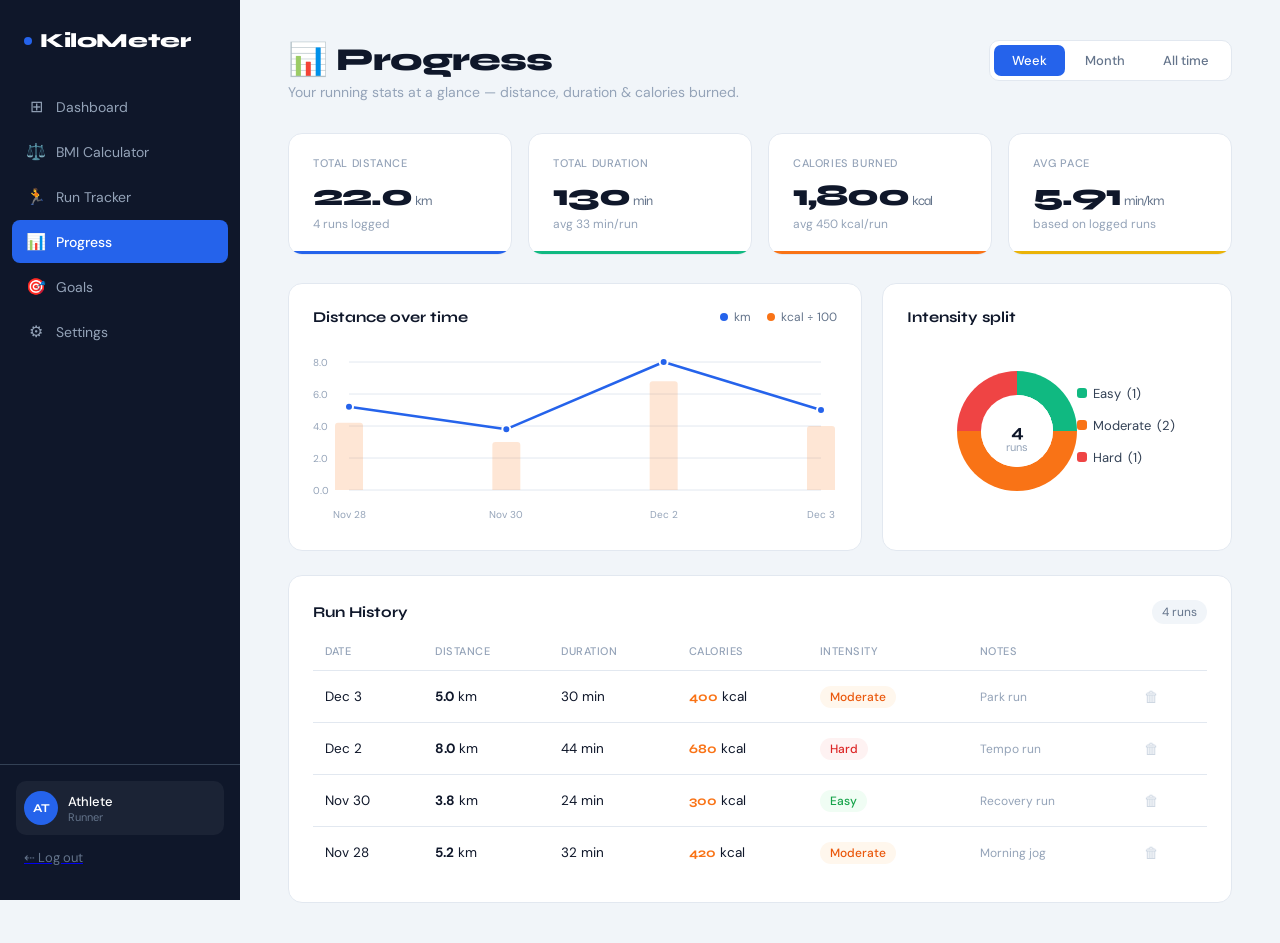
<file: progress (1).html>
<!DOCTYPE html>
<html lang="en">
<head>
  <meta charset="UTF-8" />
  <meta name="viewport" content="width=device-width, initial-scale=1.0" />
  <title>Progress — KiloMeter</title>
  <link href="https://fonts.googleapis.com/css2?family=Syne:wght@400;600;700;800&family=DM+Sans:ital,wght@0,300;0,400;0,500;1,400&display=swap" rel="stylesheet" />
  <style>
    *, *::before, *::after { margin: 0; padding: 0; box-sizing: border-box; }
 
    :root {
      --blue: #2563eb;
      --blue-dark: #1d4ed8;
      --blue-glow: rgba(37,99,235,0.18);
      --slate: #0f172a;
      --slate-mid: #1e293b;
      --slate-border: #334155;
      --slate-muted: #64748b;
      --slate-light: #94a3b8;
      --bg: #f1f5f9;
      --white: #ffffff;
      --border: #e2e8f0;
      --green: #10b981;
      --orange: #f97316;
      --red: #ef4444;
      --yellow: #eab308;
      --sidebar-w: 240px;
    }
 
    body {
      font-family: 'DM Sans', sans-serif;
      background: var(--bg);
      min-height: 100vh;
      display: flex;
    }
 
  
    .sidebar {
      width: var(--sidebar-w);
      background: var(--slate);
      min-height: 100vh;
      display: flex;
      flex-direction: column;
      padding: 28px 0 24px;
      position: fixed;
      left: 0; top: 0; bottom: 0;
      z-index: 100;
    }
 
    .sidebar-logo {
      font-family: 'Syne', sans-serif;
      font-size: 20px;
      font-weight: 800;
      color: #fff;
      display: flex;
      align-items: center;
      gap: 8px;
      padding: 0 24px 32px;
      letter-spacing: -0.4px;
    }
 
    .logo-dot {
      width: 8px; height: 8px;
      background: var(--blue);
      border-radius: 50%;
    }
 
    .nav { flex: 1; padding: 0 12px; }
 
    .nav-item {
      display: flex;
      align-items: center;
      gap: 10px;
      padding: 11px 14px;
      border-radius: 8px;
      font-size: 14px;
      font-weight: 400;
      color: var(--slate-light);
      cursor: pointer;
      transition: background 0.15s, color 0.15s;
      text-decoration: none;
      margin-bottom: 2px;
    }
 
    .nav-item:hover { background: rgba(255,255,255,0.06); color: #fff; }
    .nav-item.active { background: var(--blue); color: #fff; font-weight: 500; }
    .nav-item .icon { font-size: 16px; width: 20px; text-align: center; }
 
    .sidebar-footer {
      padding: 16px 16px 0;
      border-top: 1px solid var(--slate-border);
      margin-top: 16px;
    }
 
    .user-card {
      display: flex;
      align-items: center;
      gap: 10px;
      padding: 10px 8px;
      border-radius: 10px;
      background: rgba(255,255,255,0.05);
    }
 
    .avatar {
      width: 34px; height: 34px;
      background: var(--blue);
      border-radius: 50%;
      display: flex;
      align-items: center;
      justify-content: center;
      font-family: 'Syne', sans-serif;
      font-size: 12px;
      font-weight: 700;
      color: #fff;
      flex-shrink: 0;
    }
 
    .user-info .name { font-size: 13px; font-weight: 500; color: #fff; }
    .user-info .role { font-size: 11px; color: var(--slate-muted); }
 
    .logout-btn {
      display: flex;
      align-items: center;
      gap: 8px;
      padding: 10px 8px;
      margin-top: 4px;
      font-size: 13px;
      color: var(--slate-muted);
      cursor: pointer;
      border-radius: 8px;
      transition: color 0.15s;
      background: none;
      border: none;
      font-family: 'DM Sans', sans-serif;
      width: 100%;
    }
    .logout-btn:hover { color: #fff; }
 
    .main {
      margin-left: var(--sidebar-w);
      flex: 1;
      padding: 40px 48px;
      min-height: 100vh;
    }
 
    .page-header {
      display: flex;
      align-items: flex-start;
      justify-content: space-between;
      margin-bottom: 32px;
    }
 
    .page-title {
      font-family: 'Syne', sans-serif;
      font-size: 32px;
      font-weight: 800;
      color: var(--slate);
      letter-spacing: -1px;
      display: flex;
      align-items: center;
      gap: 12px;
    }
 
    .page-subtitle {
      font-size: 14px;
      color: var(--slate-light);
      margin-top: 4px;
    }
 

    .period-toggle {
      display: flex;
      background: var(--white);
      border: 1.5px solid var(--border);
      border-radius: 10px;
      padding: 4px;
      gap: 2px;
    }
 
    .period-btn {
      padding: 7px 18px;
      border-radius: 7px;
      font-family: 'DM Sans', sans-serif;
      font-size: 13px;
      font-weight: 500;
      color: var(--slate-muted);
      background: none;
      border: none;
      cursor: pointer;
      transition: background 0.15s, color 0.15s;
    }
 
    .period-btn.active {
      background: var(--blue);
      color: #fff;
    }
 

    .stat-grid {
      display: grid;
      grid-template-columns: repeat(4, 1fr);
      gap: 16px;
      margin-bottom: 28px;
    }
 
    .stat-card {
      background: var(--white);
      border-radius: 14px;
      padding: 22px 24px;
      border: 1.5px solid var(--border);
      position: relative;
      overflow: hidden;
      animation: fadeUp 0.4s ease both;
    }
 
    .stat-card:nth-child(1) { animation-delay: 0.05s; }
    .stat-card:nth-child(2) { animation-delay: 0.1s; }
    .stat-card:nth-child(3) { animation-delay: 0.15s; }
    .stat-card:nth-child(4) { animation-delay: 0.2s; }
 
    @keyframes fadeUp {
      from { opacity: 0; transform: translateY(14px); }
      to   { opacity: 1; transform: translateY(0); }
    }
 
    .stat-card .card-label {
      font-size: 11px;
      font-weight: 500;
      color: var(--slate-light);
      text-transform: uppercase;
      letter-spacing: 0.6px;
      margin-bottom: 10px;
    }
 
    .stat-card .card-value {
      font-family: 'Syne', sans-serif;
      font-size: 30px;
      font-weight: 800;
      color: var(--slate);
      letter-spacing: -1px;
      line-height: 1;
    }
 
    .stat-card .card-unit {
      font-size: 13px;
      font-weight: 400;
      color: var(--slate-muted);
      margin-left: 3px;
    }
 
    .stat-card .card-sub {
      font-size: 12px;
      color: var(--slate-light);
      margin-top: 6px;
    }
 
    .stat-card .accent-bar {
      position: absolute;
      bottom: 0; left: 0; right: 0;
      height: 3px;
    }

    .charts-row {
      display: grid;
      grid-template-columns: 2fr 1fr;
      gap: 20px;
      margin-bottom: 24px;
      animation: fadeUp 0.4s 0.25s ease both;
    }
 
    .chart-card {
      background: var(--white);
      border-radius: 14px;
      border: 1.5px solid var(--border);
      padding: 24px;
    }
 
    .chart-header {
      display: flex;
      align-items: center;
      justify-content: space-between;
      margin-bottom: 20px;
    }
 
    .chart-title {
      font-family: 'Syne', sans-serif;
      font-size: 15px;
      font-weight: 700;
      color: var(--slate);
    }
 
    .chart-legend {
      display: flex;
      gap: 16px;
    }
 
    .legend-item {
      display: flex;
      align-items: center;
      gap: 6px;
      font-size: 12px;
      color: var(--slate-muted);
    }
 
    .legend-dot {
      width: 8px; height: 8px;
      border-radius: 50%;
    }
 
    canvas { display: block; }
 
    .empty-chart {
      display: flex;
      flex-direction: column;
      align-items: center;
      justify-content: center;
      height: 180px;
      color: var(--slate-light);
      font-size: 13px;
      gap: 8px;
    }
 
    .empty-chart .empty-icon { font-size: 32px; }
 

    .history-card {
      background: var(--white);
      border-radius: 14px;
      border: 1.5px solid var(--border);
      padding: 24px;
      animation: fadeUp 0.4s 0.35s ease both;
    }
 
    .history-header {
      display: flex;
      align-items: center;
      justify-content: space-between;
      margin-bottom: 20px;
    }
 
    .history-title {
      font-family: 'Syne', sans-serif;
      font-size: 15px;
      font-weight: 700;
      color: var(--slate);
    }
 
    .history-count {
      font-size: 12px;
      color: var(--slate-muted);
      background: var(--bg);
      padding: 4px 10px;
      border-radius: 20px;
    }
 
    table {
      width: 100%;
      border-collapse: collapse;
    }
 
    thead th {
      font-size: 11px;
      font-weight: 500;
      color: var(--slate-light);
      text-transform: uppercase;
      letter-spacing: 0.5px;
      padding: 0 12px 12px;
      text-align: left;
      border-bottom: 1.5px solid var(--border);
    }
 
    tbody tr {
      transition: background 0.12s;
    }
 
    tbody tr:hover { background: #f8fafc; }
 
    tbody td {
      padding: 13px 12px;
      font-size: 13.5px;
      color: var(--slate);
      border-bottom: 1px solid var(--border);
    }
 
    tbody tr:last-child td { border-bottom: none; }
 
    .intensity-badge {
      display: inline-flex;
      align-items: center;
      gap: 5px;
      font-size: 12px;
      font-weight: 500;
      padding: 3px 10px;
      border-radius: 20px;
    }
 
    .intensity-easy   { background: #f0fdf4; color: #16a34a; }
    .intensity-moderate { background: #fff7ed; color: #ea580c; }
    .intensity-hard   { background: #fef2f2; color: #dc2626; }
 
    .cal-pill {
      display: inline-block;
      font-family: 'Syne', sans-serif;
      font-size: 13px;
      font-weight: 700;
      color: var(--orange);
    }
 
    .empty-state {
      text-align: center;
      padding: 52px 24px;
      color: var(--slate-light);
    }
 
    .empty-state .e-icon { font-size: 40px; margin-bottom: 12px; }
    .empty-state p { font-size: 14px; }
    .empty-state a {
      display: inline-block;
      margin-top: 14px;
      padding: 9px 22px;
      background: var(--blue);
      color: #fff;
      border-radius: 8px;
      font-size: 13px;
      font-weight: 500;
      text-decoration: none;
    }
 
    .del-btn {
      background: none;
      border: none;
      cursor: pointer;
      color: #cbd5e1;
      font-size: 15px;
      padding: 4px 6px;
      border-radius: 6px;
      transition: color 0.15s, background 0.15s;
    }
    .del-btn:hover { color: var(--red); background: #fef2f2; }
 
    .toast {
      position: fixed;
      bottom: 28px;
      right: 28px;
      background: var(--slate);
      color: #fff;
      font-size: 13px;
      padding: 12px 20px;
      border-radius: 10px;
      box-shadow: 0 8px 32px rgba(0,0,0,0.2);
      transform: translateY(20px);
      opacity: 0;
      transition: all 0.3s;
      z-index: 999;
      pointer-events: none;
    }
    .toast.show { transform: translateY(0); opacity: 1; }
 
    @media (max-width: 1100px) {
      .stat-grid { grid-template-columns: repeat(2, 1fr); }
      .charts-row { grid-template-columns: 1fr; }
    }
    @media (max-width: 768px) {
      .sidebar { display: none; }
      .main { margin-left: 0; padding: 24px 16px; }
      .stat-grid { grid-template-columns: repeat(2, 1fr); }
    }
  </style>
</head>
<body>
 
<aside class="sidebar">
  <div class="sidebar-logo">
    <span class="logo-dot"></span> KiloMeter
  </div>
  <nav class="nav">
    <a href="dashboard.html" class="nav-item">
      <span class="icon">⊞</span> Dashboard
    </a>
    <a href="bmi.html" class="nav-item">
      <span class="icon">⚖️</span> BMI Calculator
    </a>
    <a href="tracker.html" class="nav-item">
      <span class="icon">🏃</span> Run Tracker
    </a>
    <a href="progress.html" class="nav-item active">
      <span class="icon">📊</span> Progress
    </a>
    <a href="goals.html" class="nav-item">
      <span class="icon">🎯</span> Goals
    </a>
    <a href="settings.html" class="nav-item">
      <span class="icon">⚙</span> Settings
    </a>
  </nav>
  <div class="sidebar-footer">
    <div class="user-card">
      <div class="avatar" id="avatarEl">AT</div>
      <div class="user-info">
        <div class="name" id="usernameEl">Athlete</div>
        <div class="role">Runner</div>
      </div>
    </div>
    <a href="login.html">
    <button class="logout-btn" onclick="logout()">⇠ Log out</button>
</a>
  </div>
</aside>
 
<main class="main">
 
  <div class="page-header">
    <div>
      <div class="page-title">📊 Progress</div>
      <div class="page-subtitle">Your running stats at a glance — distance, duration &amp; calories burned.</div>
    </div>
    <div class="period-toggle">
      <button class="period-btn active" data-period="week">Week</button>
      <button class="period-btn" data-period="month">Month</button>
      <button class="period-btn" data-period="all">All time</button>
    </div>
  </div>
 
  <div class="stat-grid" id="statGrid">
    <div class="stat-card">
      <div class="card-label">Total Distance</div>
      <div class="card-value" id="statDist">0<span class="card-unit">km</span></div>
      <div class="card-sub" id="statDistSub">0 runs logged</div>
      <div class="accent-bar" style="background: var(--blue);"></div>
    </div>
    <div class="stat-card">
      <div class="card-label">Total Duration</div>
      <div class="card-value" id="statDur">0<span class="card-unit">min</span></div>
      <div class="card-sub" id="statDurSub">avg per run</div>
      <div class="accent-bar" style="background: var(--green);"></div>
    </div>
    <div class="stat-card">
      <div class="card-label">Calories Burned</div>
      <div class="card-value" id="statCal">0<span class="card-unit">kcal</span></div>
      <div class="card-sub" id="statCalSub">avg per run</div>
      <div class="accent-bar" style="background: var(--orange);"></div>
    </div>
    <div class="stat-card">
      <div class="card-label">Avg Pace</div>
      <div class="card-value" id="statPace">—<span class="card-unit">min/km</span></div>
      <div class="card-sub" id="statPaceSub">based on logged runs</div>
      <div class="accent-bar" style="background: var(--yellow);"></div>
    </div>
  </div>
 
  <div class="charts-row">
    <div class="chart-card">
      <div class="chart-header">
        <span class="chart-title">Distance over time</span>
        <div class="chart-legend">
          <div class="legend-item"><div class="legend-dot" style="background:var(--blue)"></div> km</div>
          <div class="legend-item"><div class="legend-dot" style="background:var(--orange)"></div> kcal ÷ 100</div>
        </div>
      </div>
      <canvas id="distChart" height="180"></canvas>
      <div class="empty-chart" id="distEmpty" style="display:none">
        <div class="empty-icon">📉</div>
        No runs in this period
      </div>
    </div>
 
    <div class="chart-card">
      <div class="chart-header">
        <span class="chart-title">Intensity split</span>
      </div>
      <canvas id="intensityChart" height="180"></canvas>
      <div class="empty-chart" id="intensityEmpty" style="display:none">
        <div class="empty-icon">📉</div>
        No runs yet
      </div>
    </div>
  </div>
 
  <div class="history-card">
    <div class="history-header">
      <span class="history-title">Run History</span>
      <span class="history-count" id="runCount">0 runs</span>
    </div>
 
    <div id="tableWrap">
      <table>
        <thead>
          <tr>
            <th>Date</th>
            <th>Distance</th>
            <th>Duration</th>
            <th>Calories</th>
            <th>Intensity</th>
            <th>Notes</th>
            <th></th>
          </tr>
        </thead>
        <tbody id="runsTbody"></tbody>
      </table>
    </div>
 
    <div class="empty-state" id="emptyState" style="display:none">
      <div class="e-icon">🏃</div>
      <p>No runs logged yet.</p>
      <a href="tracker.html">Log your first run →</a>
    </div>
  </div>
 
</main>
 
<div class="toast" id="toast"></div>
 
<script>
const $ = id => document.getElementById(id);
 
function showToast(msg, ms = 2400) {
  const t = $('toast');
  t.textContent = msg;
  t.classList.add('show');
  setTimeout(() => t.classList.remove('show'), ms);
}
 
function logout() {
  localStorage.removeItem('km_username');
  window.location.href = 'login.html';
}
 
const username = localStorage.getItem('km_username') || 'Athlete';
$('usernameEl').textContent = username;
$('avatarEl').textContent = username.slice(0, 2).toUpperCase();
 
const RUNS_KEY = 'km_runs_' + username;
 
function getRuns() {
  try { return JSON.parse(localStorage.getItem(RUNS_KEY)) || []; }
  catch { return []; }
}
 
function saveRuns(runs) {
  localStorage.setItem(RUNS_KEY, JSON.stringify(runs));
}
 
function deleteRun(id) {
  const runs = getRuns().filter(r => r.id !== id);
  saveRuns(runs);
  renderAll();
  showToast('Run deleted.');
}
 
let activePeriod = 'week';
 
document.querySelectorAll('.period-btn').forEach(btn => {
  btn.addEventListener('click', () => {
    document.querySelectorAll('.period-btn').forEach(b => b.classList.remove('active'));
    btn.classList.add('active');
    activePeriod = btn.dataset.period;
    renderAll();
  });
});
 
function filterRuns(runs) {
  if (activePeriod === 'all') return runs;
  const now = Date.now();
  const ms = activePeriod === 'week' ? 7 * 86400000 : 30 * 86400000;
  return runs.filter(r => now - new Date(r.date).getTime() <= ms);
}
 
function renderStats(runs) {
  const n     = runs.length;
  const dist  = runs.reduce((s, r) => s + (+r.distance || 0), 0);
  const dur   = runs.reduce((s, r) => s + (+r.duration || 0), 0);
  const cal   = runs.reduce((s, r) => s + (+r.calories || 0), 0);
  const pace  = dist > 0 ? dur / dist : 0;
 
  $('statDist').innerHTML = `${dist.toFixed(1)}<span class="card-unit">km</span>`;
  $('statDistSub').textContent = `${n} run${n !== 1 ? 's' : ''} logged`;
 
  $('statDur').innerHTML = `${dur}<span class="card-unit">min</span>`;
  $('statDurSub').textContent = n ? `avg ${Math.round(dur / n)} min/run` : 'avg per run';
 
  $('statCal').innerHTML = `${cal.toLocaleString()}<span class="card-unit">kcal</span>`;
  $('statCalSub').textContent = n ? `avg ${Math.round(cal / n)} kcal/run` : 'avg per run';
 
  $('statPace').innerHTML = pace > 0
    ? `${pace.toFixed(2)}<span class="card-unit">min/km</span>`
    : `—<span class="card-unit">min/km</span>`;
  $('statPaceSub').textContent = 'based on logged runs';
}
 
let distChartInst = null;
 
function renderDistChart(runs) {
  const canvas = $('distChart');
  const empty  = $('distEmpty');
 
  if (!runs.length) {
    canvas.style.display = 'none';
    empty.style.display  = 'flex';
    return;
  }
  canvas.style.display = 'block';
  empty.style.display  = 'none';
 
  const sorted = [...runs].sort((a, b) => new Date(a.date) - new Date(b.date));
  const labels  = sorted.map(r => fmtDate(r.date));
  const dists   = sorted.map(r => +(+r.distance || 0).toFixed(1));
  const cals100 = sorted.map(r => +((+r.calories || 0) / 100).toFixed(1));
 
  const ctx = canvas.getContext('2d');
  canvas.width  = canvas.parentElement.clientWidth - 48;
  canvas.height = 180;
  const W = canvas.width, H = canvas.height;
 
  const pad = { top: 16, right: 16, bottom: 36, left: 36 };
  const cW = W - pad.left - pad.right;
  const cH = H - pad.top  - pad.bottom;
 
  ctx.clearRect(0, 0, W, H);
 
  const allVals = [...dists, ...cals100];
  const maxV  = Math.max(...allVals, 1);
  const barW  = Math.max(6, Math.min(28, (cW / labels.length) * 0.4));
  const step  = labels.length > 1 ? cW / (labels.length - 1) : cW / 2;
 
  const xPos = i => pad.left + (labels.length > 1 ? i * step : cW / 2);
  const yPos = v => pad.top  + cH - (v / maxV) * cH;
 
  ctx.strokeStyle = '#e2e8f0';
  ctx.lineWidth   = 1;
  for (let j = 0; j <= 4; j++) {
    const y = pad.top + (cH / 4) * j;
    ctx.beginPath(); ctx.moveTo(pad.left, y); ctx.lineTo(W - pad.right, y); ctx.stroke();
    ctx.fillStyle = '#94a3b8';
    ctx.font = '10px DM Sans, sans-serif';
    ctx.fillText(((maxV - (maxV / 4) * j)).toFixed(1), 0, y + 4);
  }
 
  cals100.forEach((v, i) => {
    const x = xPos(i) - barW / 2;
    const y = yPos(v);
    ctx.fillStyle = 'rgba(249,115,22,0.18)';
    ctx.beginPath();
    ctx.roundRect(x, y, barW, cH - (y - pad.top), [3, 3, 0, 0]);
    ctx.fill();
  });
 
  ctx.beginPath();
  ctx.strokeStyle = '#2563eb';
  ctx.lineWidth   = 2.5;
  ctx.lineJoin    = 'round';
  dists.forEach((v, i) => {
    i === 0
      ? ctx.moveTo(xPos(i), yPos(v))
      : ctx.lineTo(xPos(i), yPos(v));
  });
  ctx.stroke();
 

  dists.forEach((v, i) => {
    ctx.beginPath();
    ctx.arc(xPos(i), yPos(v), 4, 0, Math.PI * 2);
    ctx.fillStyle = '#2563eb';
    ctx.fill();
    ctx.strokeStyle = '#fff';
    ctx.lineWidth = 2;
    ctx.stroke();
  });
 
  ctx.fillStyle = '#94a3b8';
  ctx.font = '10px DM Sans, sans-serif';
  ctx.textAlign = 'center';
  labels.forEach((l, i) => {
    ctx.fillText(l, xPos(i), H - 8);
  });
}
 
function renderIntensityChart(runs) {
  const canvas = $('intensityChart');
  const empty  = $('intensityEmpty');
 
  if (!runs.length) {
    canvas.style.display = 'none';
    empty.style.display  = 'flex';
    return;
  }
  canvas.style.display = 'block';
  empty.style.display  = 'none';
 
  const counts = { Easy: 0, Moderate: 0, Hard: 0 };
  runs.forEach(r => {
    const k = (r.intensity || 'Moderate').split(' ')[0];
    if (counts[k] !== undefined) counts[k]++;
    else counts['Moderate']++;
  });
 
  const labels = Object.keys(counts);
  const values = Object.values(counts);
  const colors = ['#10b981', '#f97316', '#ef4444'];
  const total  = values.reduce((a, b) => a + b, 0);
 
  const size = Math.min(canvas.parentElement.clientWidth - 48, 180);
  canvas.width = canvas.parentElement.clientWidth - 48;
  canvas.height = 180;
  const ctx = canvas.getContext('2d');
  ctx.clearRect(0, 0, canvas.width, canvas.height);
 
  const cx = canvas.width / 2 - 40;
  const cy = 85;
  const r  = 60, ri = 36;
  let angle = -Math.PI / 2;
 
  values.forEach((v, i) => {
    if (!v) return;
    const slice = (v / total) * Math.PI * 2;
    ctx.beginPath();
    ctx.moveTo(cx, cy);
    ctx.arc(cx, cy, r, angle, angle + slice);
    ctx.closePath();
    ctx.fillStyle = colors[i];
    ctx.fill();
 
    ctx.beginPath();
    ctx.arc(cx, cy, ri, 0, Math.PI * 2);
    ctx.fillStyle = '#fff';
    ctx.fill();
 
    angle += slice;
  });
 

  ctx.fillStyle = '#0f172a';
  ctx.font = `700 18px Syne, sans-serif`;
  ctx.textAlign = 'center';
  ctx.fillText(total, cx, cy + 6);
  ctx.fillStyle = '#94a3b8';
  ctx.font = `11px DM Sans, sans-serif`;
  ctx.fillText('runs', cx, cy + 20);
 
  const lx = canvas.width - 130;
  labels.forEach((l, i) => {
    const ly = 50 + i * 32;
    ctx.fillStyle = colors[i];
    ctx.beginPath();
    ctx.roundRect(lx, ly - 8, 10, 10, 3);
    ctx.fill();
    ctx.fillStyle = '#334155';
    ctx.font = `13px DM Sans, sans-serif`;
    ctx.textAlign = 'left';
    ctx.fillText(`${l}  (${values[i]})`, lx + 16, ly + 2);
  });
}
 
function renderTable(runs) {
  const tbody = $('runsTbody');
  const empty = $('emptyState');
  const tableWrap = $('tableWrap');
 
  $('runCount').textContent = `${runs.length} run${runs.length !== 1 ? 's' : ''}`;
 
  if (!runs.length) {
    tableWrap.style.display = 'none';
    empty.style.display     = 'block';
    return;
  }
  tableWrap.style.display = 'block';
  empty.style.display     = 'none';
 
  const sorted = [...runs].sort((a, b) => new Date(b.date) - new Date(a.date));
 
  tbody.innerHTML = sorted.map(r => {
    const intensity = r.intensity || 'Moderate (6–9 km/h)';
    const cls = intensity.toLowerCase().startsWith('easy')
      ? 'intensity-easy'
      : intensity.toLowerCase().startsWith('hard')
        ? 'intensity-hard'
        : 'intensity-moderate';
    return `
      <tr>
        <td>${fmtDate(r.date)}</td>
        <td><strong>${(+r.distance || 0).toFixed(1)}</strong> km</td>
        <td>${r.duration || '—'} min</td>
        <td><span class="cal-pill">${(+r.calories || 0).toLocaleString()}</span> kcal</td>
        <td><span class="intensity-badge ${cls}">${intensity.split(' ')[0]}</span></td>
        <td style="color:#94a3b8; font-size:12px; max-width:140px; overflow:hidden; text-overflow:ellipsis; white-space:nowrap;">${r.notes || '—'}</td>
        <td><button class="del-btn" onclick="deleteRun('${r.id}')" title="Delete run">🗑</button></td>
      </tr>`;
  }).join('');
}
 
function renderAll() {
  const allRuns = getRuns();
  const runs    = filterRuns(allRuns);
 
  renderStats(runs);
  renderDistChart(runs);
  renderIntensityChart(runs);
  renderTable(allRuns); 
}
 
function fmtDate(iso) {
  if (!iso) return '—';
  const d = new Date(iso);
  return isNaN(d) ? iso : d.toLocaleDateString('en-PH', { month: 'short', day: 'numeric' });
}
 
function seedIfEmpty() {
  if (getRuns().length) return;
  const base = Date.now();
  const day  = 86400000;
  const seed = [
    { id: 's1', date: new Date(base - 6 * day).toISOString(), distance: '5.2', duration: '32', calories: '420', intensity: 'Moderate (6–9 km/h)', notes: 'Morning jog' },
    { id: 's2', date: new Date(base - 4 * day).toISOString(), distance: '3.8', duration: '24', calories: '300', intensity: 'Easy (< 6 km/h)',       notes: 'Recovery run' },
    { id: 's3', date: new Date(base - 2 * day).toISOString(), distance: '8.0', duration: '44', calories: '680', intensity: 'Hard (> 9 km/h)',        notes: 'Tempo run'    },
    { id: 's4', date: new Date(base - 1 * day).toISOString(), distance: '5.0', duration: '30', calories: '400', intensity: 'Moderate (6–9 km/h)',    notes: 'Park run'     },
  ];
  saveRuns(seed);
}
 
seedIfEmpty();
renderAll();
window.addEventListener('resize', renderAll);
</script>
</body>
</html>
</file>
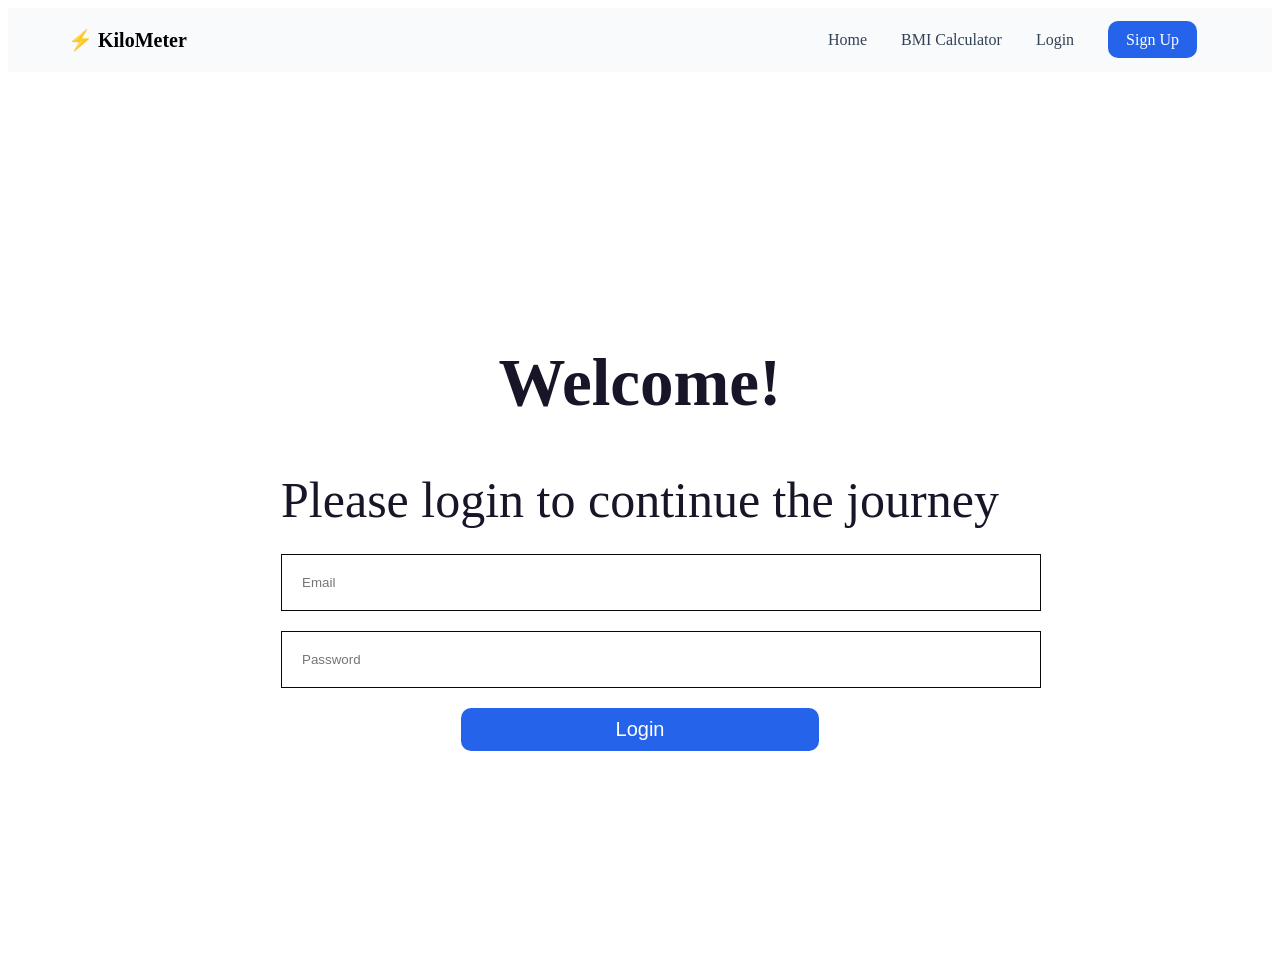
<file: progress.html>
<!DOCTYPE html>
<html lang="en">
<head>
  <meta charset="UTF-8" />
  <meta name="viewport" content="width=device-width, initial-scale=1.0" />
  <title>Progress — KiloMeter</title>
  <link href="https://fonts.googleapis.com/css2?family=Syne:wght@400;600;700;800&family=DM+Sans:ital,wght@0,300;0,400;0,500;1,400&display=swap" rel="stylesheet" />
  <style>
    *, *::before, *::after { margin: 0; padding: 0; box-sizing: border-box; }

    :root {
      --blue: #2563eb;
      --blue-dark: #1d4ed8;
      --blue-glow: rgba(37,99,235,0.18);
      --slate: #0f172a;
      --slate-mid: #1e293b;
      --slate-border: #334155;
      --slate-muted: #64748b;
      --slate-light: #94a3b8;
      --bg: #f1f5f9;
      --white: #ffffff;
      --border: #e2e8f0;
      --green: #10b981;
      --orange: #f97316;
      --red: #ef4444;
      --yellow: #eab308;
      --sidebar-w: 240px;
    }

    body {
      font-family: 'DM Sans', sans-serif;
      background: var(--bg);
      min-height: 100vh;
      display: flex;
    }

    .sidebar {
      width: var(--sidebar-w);
      background: var(--slate);
      min-height: 100vh;
      display: flex;
      flex-direction: column;
      padding: 28px 0 24px;
      position: fixed;
      left: 0; top: 0; bottom: 0;
      z-index: 100;
    }

    .sidebar-logo {
      font-family: 'Syne', sans-serif;
      font-size: 20px;
      font-weight: 800;
      color: #fff;
      display: flex;
      align-items: center;
      gap: 8px;
      padding: 0 24px 32px;
      letter-spacing: -0.4px;
    }

    .logo-dot {
      width: 8px; height: 8px;
      background: var(--blue);
      border-radius: 50%;
    }

    .nav { flex: 1; padding: 0 12px; }

    .nav-item {
      display: flex;
      align-items: center;
      gap: 10px;
      padding: 11px 14px;
      border-radius: 8px;
      font-size: 14px;
      font-weight: 400;
      color: var(--slate-light);
      cursor: pointer;
      transition: background 0.15s, color 0.15s;
      text-decoration: none;
      margin-bottom: 2px;
    }

    .nav-item:hover { background: rgba(255,255,255,0.06); color: #fff; }
    .nav-item.active { background: var(--blue); color: #fff; font-weight: 500; }
    .nav-item .icon { font-size: 16px; width: 20px; text-align: center; }

    .sidebar-footer {
      padding: 16px 16px 0;
      border-top: 1px solid var(--slate-border);
      margin-top: 16px;
    }

    .user-card {
      display: flex;
      align-items: center;
      gap: 10px;
      padding: 10px 8px;
      border-radius: 10px;
      background: rgba(255,255,255,0.05);
    }

    .avatar {
      width: 34px; height: 34px;
      background: var(--blue);
      border-radius: 50%;
      display: flex;
      align-items: center;
      justify-content: center;
      font-family: 'Syne', sans-serif;
      font-size: 12px;
      font-weight: 700;
      color: #fff;
      flex-shrink: 0;
    }

    .user-info .name { font-size: 13px; font-weight: 500; color: #fff; }
    .user-info .role { font-size: 11px; color: var(--slate-muted); }

    .logout-btn {
      display: flex;
      align-items: center;
      gap: 8px;
      padding: 10px 8px;
      margin-top: 4px;
      font-size: 13px;
      color: var(--slate-muted);
      cursor: pointer;
      border-radius: 8px;
      transition: color 0.15s;
      background: none;
      border: none;
      font-family: 'DM Sans', sans-serif;
      width: 100%;
    }
    .logout-btn:hover { color: #fff; }

    .main {
      margin-left: var(--sidebar-w);
      flex: 1;
      padding: 40px 48px;
      min-height: 100vh;
    }

    .page-header {
      display: flex;
      align-items: flex-start;
      justify-content: space-between;
      margin-bottom: 32px;
    }

    .page-title {
      font-family: 'Syne', sans-serif;
      font-size: 32px;
      font-weight: 800;
      color: var(--slate);
      letter-spacing: -1px;
      display: flex;
      align-items: center;
      gap: 12px;
    }

    .page-subtitle {
      font-size: 14px;
      color: var(--slate-light);
      margin-top: 4px;
    }

    .period-toggle {
      display: flex;
      background: var(--white);
      border: 1.5px solid var(--border);
      border-radius: 10px;
      padding: 4px;
      gap: 2px;
    }

    .period-btn {
      padding: 7px 18px;
      border-radius: 7px;
      font-family: 'DM Sans', sans-serif;
      font-size: 13px;
      font-weight: 500;
      color: var(--slate-muted);
      background: none;
      border: none;
      cursor: pointer;
      transition: background 0.15s, color 0.15s;
    }

    .period-btn.active {
      background: var(--blue);
      color: #fff;
    }

    .stat-grid {
      display: grid;
      grid-template-columns: repeat(4, 1fr);
      gap: 16px;
      margin-bottom: 28px;
    }

    .stat-card {
      background: var(--white);
      border-radius: 14px;
      padding: 22px 24px;
      border: 1.5px solid var(--border);
      position: relative;
      overflow: hidden;
      animation: fadeUp 0.4s ease both;
    }

    .stat-card:nth-child(1) { animation-delay: 0.05s; }
    .stat-card:nth-child(2) { animation-delay: 0.1s; }
    .stat-card:nth-child(3) { animation-delay: 0.15s; }
    .stat-card:nth-child(4) { animation-delay: 0.2s; }

    @keyframes fadeUp {
      from { opacity: 0; transform: translateY(14px); }
      to   { opacity: 1; transform: translateY(0); }
    }

    .stat-card .card-label {
      font-size: 11px;
      font-weight: 500;
      color: var(--slate-light);
      text-transform: uppercase;
      letter-spacing: 0.6px;
      margin-bottom: 10px;
    }

    .stat-card .card-value {
      font-family: 'Syne', sans-serif;
      font-size: 30px;
      font-weight: 800;
      color: var(--slate);
      letter-spacing: -1px;
      line-height: 1;
    }

    .stat-card .card-unit {
      font-size: 13px;
      font-weight: 400;
      color: var(--slate-muted);
      margin-left: 3px;
    }

    .stat-card .card-sub {
      font-size: 12px;
      color: var(--slate-light);
      margin-top: 6px;
    }

    .stat-card .accent-bar {
      position: absolute;
      bottom: 0; left: 0; right: 0;
      height: 3px;
    }

    .charts-row {
      display: grid;
      grid-template-columns: 2fr 1fr;
      gap: 20px;
      margin-bottom: 24px;
      animation: fadeUp 0.4s 0.25s ease both;
    }

    .chart-card {
      background: var(--white);
      border-radius: 14px;
      border: 1.5px solid var(--border);
      padding: 24px;
    }

    .chart-header {
      display: flex;
      align-items: center;
      justify-content: space-between;
      margin-bottom: 20px;
    }

    .chart-title {
      font-family: 'Syne', sans-serif;
      font-size: 15px;
      font-weight: 700;
      color: var(--slate);
    }

    .chart-legend {
      display: flex;
      gap: 16px;
    }

    .legend-item {
      display: flex;
      align-items: center;
      gap: 6px;
      font-size: 12px;
      color: var(--slate-muted);
    }

    .legend-dot {
      width: 8px; height: 8px;
      border-radius: 50%;
    }

    canvas { display: block; }

    .empty-chart {
      display: flex;
      flex-direction: column;
      align-items: center;
      justify-content: center;
      height: 180px;
      color: var(--slate-light);
      font-size: 13px;
      gap: 8px;
    }

    .empty-chart .empty-icon { font-size: 32px; }

    .history-card {
      background: var(--white);
      border-radius: 14px;
      border: 1.5px solid var(--border);
      padding: 24px;
      animation: fadeUp 0.4s 0.35s ease both;
    }

    .history-header {
      display: flex;
      align-items: center;
      justify-content: space-between;
      margin-bottom: 20px;
    }

    .history-title {
      font-family: 'Syne', sans-serif;
      font-size: 15px;
      font-weight: 700;
      color: var(--slate);
    }

    .history-count {
      font-size: 12px;
      color: var(--slate-muted);
      background: var(--bg);
      padding: 4px 10px;
      border-radius: 20px;
    }

    table {
      width: 100%;
      border-collapse: collapse;
    }

    thead th {
      font-size: 11px;
      font-weight: 500;
      color: var(--slate-light);
      text-transform: uppercase;
      letter-spacing: 0.5px;
      padding: 0 12px 12px;
      text-align: left;
      border-bottom: 1.5px solid var(--border);
    }

    tbody tr {
      transition: background 0.12s;
    }

    tbody tr:hover { background: #f8fafc; }

    tbody td {
      padding: 13px 12px;
      font-size: 13.5px;
      color: var(--slate);
      border-bottom: 1px solid var(--border);
    }

    tbody tr:last-child td { border-bottom: none; }

    .intensity-badge {
      display: inline-flex;
      align-items: center;
      gap: 5px;
      font-size: 12px;
      font-weight: 500;
      padding: 3px 10px;
      border-radius: 20px;
    }

    .intensity-easy     { background: #f0fdf4; color: #16a34a; }
    .intensity-moderate { background: #fff7ed; color: #ea580c; }
    .intensity-hard     { background: #fef2f2; color: #dc2626; }

    .cal-pill {
      display: inline-block;
      font-family: 'Syne', sans-serif;
      font-size: 13px;
      font-weight: 700;
      color: var(--orange);
    }

    .empty-state {
      text-align: center;
      padding: 52px 24px;
      color: var(--slate-light);
    }

    .empty-state .e-icon { font-size: 40px; margin-bottom: 12px; }
    .empty-state p { font-size: 14px; }
    .empty-state a {
      display: inline-block;
      margin-top: 14px;
      padding: 9px 22px;
      background: var(--blue);
      color: #fff;
      border-radius: 8px;
      font-size: 13px;
      font-weight: 500;
      text-decoration: none;
    }

    .del-btn {
      background: none;
      border: none;
      cursor: pointer;
      color: #cbd5e1;
      font-size: 15px;
      padding: 4px 6px;
      border-radius: 6px;
      transition: color 0.15s, background 0.15s;
    }
    .del-btn:hover { color: var(--red); background: #fef2f2; }

    .toast {
      position: fixed;
      bottom: 28px;
      right: 28px;
      background: var(--slate);
      color: #fff;
      font-size: 13px;
      padding: 12px 20px;
      border-radius: 10px;
      box-shadow: 0 8px 32px rgba(0,0,0,0.2);
      transform: translateY(20px);
      opacity: 0;
      transition: all 0.3s;
      z-index: 999;
      pointer-events: none;
    }
    .toast.show { transform: translateY(0); opacity: 1; }

    @media (max-width: 1100px) {
      .stat-grid { grid-template-columns: repeat(2, 1fr); }
      .charts-row { grid-template-columns: 1fr; }
    }
    @media (max-width: 768px) {
      .sidebar { display: none; }
      .main { margin-left: 0; padding: 24px 16px; }
      .stat-grid { grid-template-columns: repeat(2, 1fr); }
    }
  </style>
</head>
<body>

<aside class="sidebar">
  <div class="sidebar-logo">
    <span class="logo-dot"></span> KiloMeter
  </div>
  <nav class="nav">
    <a href="dashboard.html" class="nav-item">
      <span class="icon">⊞</span> Dashboard
    </a>
    <a href="bmi.html" class="nav-item">
      <span class="icon">⚖️</span> BMI Calculator
    </a>
    <a href="tracker.html" class="nav-item">
      <span class="icon">🏃</span> Run Tracker
    </a>
    <a href="progress.html" class="nav-item active">
      <span class="icon">📊</span> Progress
    </a>
    <a href="goals.html" class="nav-item">
      <span class="icon">🎯</span> Goals
    </a>
    <a href="settings.html" class="nav-item">
      <span class="icon">⚙</span> Settings
    </a>
  </nav>
  <div class="sidebar-footer">
    <div class="user-card">
      <div class="avatar" id="avatarEl">AT</div>
      <div class="user-info">
        <div class="name" id="usernameEl">Athlete</div>
        <div class="role">Runner</div>
      </div>
    </div>
    <a href="login.html">
      <button class="logout-btn" onclick="logout()">⇠ Log out</button>
    </a>
  </div>
</aside>

<main class="main">

  <div class="page-header">
    <div>
      <div class="page-title">📊 Progress</div>
      <div class="page-subtitle">All-time stats above · chart &amp; history filtered by selected period.</div>
    </div>
    <div class="period-toggle">
      <button class="period-btn" data-period="day">Today</button>
      <button class="period-btn active" data-period="week">Week</button>
      <button class="period-btn" data-period="month">Month</button>
      <button class="period-btn" data-period="year">Year</button>
    </div>
  </div>

  <div class="stat-grid" id="statGrid">
    <div class="stat-card">
      <div class="card-label">Total Distance</div>
      <div class="card-value" id="statDist">0<span class="card-unit">km</span></div>
      <div class="card-sub" id="statDistSub">0 runs logged</div>
      <div class="accent-bar" style="background: var(--blue);"></div>
    </div>
    <div class="stat-card">
      <div class="card-label">Total Duration</div>
      <div class="card-value" id="statDur">0<span class="card-unit">min</span></div>
      <div class="card-sub" id="statDurSub">avg per run</div>
      <div class="accent-bar" style="background: var(--green);"></div>
    </div>
    <div class="stat-card">
      <div class="card-label">Calories Burned</div>
      <div class="card-value" id="statCal">0<span class="card-unit">kcal</span></div>
      <div class="card-sub" id="statCalSub">avg per run</div>
      <div class="accent-bar" style="background: var(--orange);"></div>
    </div>
    <div class="stat-card">
      <div class="card-label">Avg Pace</div>
      <div class="card-value" id="statPace">—<span class="card-unit">min/km</span></div>
      <div class="card-sub" id="statPaceSub">based on logged runs</div>
      <div class="accent-bar" style="background: var(--yellow);"></div>
    </div>
  </div>

  <div class="charts-row">
    <div class="chart-card">
      <div class="chart-header">
        <span class="chart-title" id="distChartTitle">Distance over time</span>
        <div class="chart-legend">
          <div class="legend-item"><div class="legend-dot" style="background:var(--blue)"></div> km</div>
          <div class="legend-item"><div class="legend-dot" style="background:var(--orange)"></div> kcal ÷ 100</div>
        </div>
      </div>
      <canvas id="distChart" height="180"></canvas>
      <div class="empty-chart" id="distEmpty" style="display:none">
        <div class="empty-icon">📉</div>
        No runs in this period
      </div>
    </div>

    <div class="chart-card">
      <div class="chart-header">
        <span class="chart-title">Intensity split</span>
      </div>
      <canvas id="intensityChart" height="180"></canvas>
      <div class="empty-chart" id="intensityEmpty" style="display:none">
        <div class="empty-icon">📉</div>
        No runs yet
      </div>
    </div>
  </div>

  <div class="history-card">
    <div class="history-header">
      <span class="history-title">Run History</span>
      <span class="history-count" id="runCount">0 runs</span>
    </div>

    <div id="tableWrap">
      <table>
        <thead>
          <tr>
            <th>Date</th>
            <th>Distance</th>
            <th>Duration</th>
            <th>Calories</th>
            <th>Intensity</th>
            <th>Notes</th>
            <th></th>
          </tr>
        </thead>
        <tbody id="runsTbody"></tbody>
      </table>
    </div>

    <div class="empty-state" id="emptyState" style="display:none">
      <div class="e-icon">🏃</div>
      <p>No runs logged yet.</p>
      <a href="tracker.html">Log your first run →</a>
    </div>
  </div>

</main>

<div class="toast" id="toast"></div>

<script>
const $ = id => document.getElementById(id);

/* ── Auth ── */
function logout() {
  localStorage.removeItem('km_username');
  window.location.href = 'login.html';
}

/* Read the currently logged-in user — redirect if none */
const username = localStorage.getItem('km_username');
if (!username) { window.location.href = 'login.html'; }

$('usernameEl').textContent = username;
$('avatarEl').textContent   = username.slice(0, 2).toUpperCase();

/*
 * Per-user storage key — strictly namespaced per user so each account
 * only ever sees their own runs. Key: 'km_runs_<username>'
 */
function getRunsKey() { return 'km_runs_' + username; }

function getRuns() {
  try {
    const data = JSON.parse(localStorage.getItem(getRunsKey()));
    return Array.isArray(data) ? data : [];
  } catch { return []; }
}

function saveRuns(runs) {
  localStorage.setItem('km_runs_' + username, JSON.stringify(runs));
}

/* ── Toast ── */
function showToast(msg, ms = 2400) {
  const t = $('toast');
  t.textContent = msg;
  t.classList.add('show');
  setTimeout(() => t.classList.remove('show'), ms);
}

/* ── Delete run ── */
function deleteRun(id) {
  const runs = getRuns().filter(r => r.id !== id);
  saveRuns(runs);
  renderAll();
  showToast('Run deleted.');
}

/* ── Period toggle ── */
let activePeriod = 'week';

document.querySelectorAll('.period-btn').forEach(btn => {
  btn.addEventListener('click', () => {
    document.querySelectorAll('.period-btn').forEach(b => b.classList.remove('active'));
    btn.classList.add('active');
    activePeriod = btn.dataset.period;
    renderAll();
  });
});

/* ── Filter runs by period ── */
function filterRuns(runs) {
  const now = new Date();
  if (activePeriod === 'day') {
    const todayStr = now.toISOString().split('T')[0];
    return runs.filter(r => r.date && r.date.startsWith(todayStr));
  }
  if (activePeriod === 'week') {
    // last 7 full days including today
    const cutoff = new Date(now);
    cutoff.setDate(cutoff.getDate() - 6);
    cutoff.setHours(0, 0, 0, 0);
    return runs.filter(r => r.date && new Date(r.date) >= cutoff);
  }
  if (activePeriod === 'month') {
    // last 4 weeks (28 days)
    const cutoff = new Date(now);
    cutoff.setDate(cutoff.getDate() - 27);
    cutoff.setHours(0, 0, 0, 0);
    return runs.filter(r => r.date && new Date(r.date) >= cutoff);
  }
  if (activePeriod === 'year') {
    // last 12 calendar months
    const cutoff = new Date(now.getFullYear(), now.getMonth() - 11, 1);
    return runs.filter(r => r.date && new Date(r.date) >= cutoff);
  }
  return runs;
}

/* ── Stats ── */
function renderStats(runs) {
  const n    = runs.length;
  const dist = runs.reduce((s, r) => s + (+r.distance || 0), 0);
  const dur  = runs.reduce((s, r) => s + (+r.duration  || 0), 0);
  const cal  = runs.reduce((s, r) => s + (+r.calories  || 0), 0);
  const pace = dist > 0 ? dur / dist : 0;

  $('statDist').innerHTML    = `${dist.toFixed(1)}<span class="card-unit">km</span>`;
  $('statDistSub').textContent = `${n} run${n !== 1 ? 's' : ''} · all time`;

  $('statDur').innerHTML     = `${dur}<span class="card-unit">min</span>`;
  $('statDurSub').textContent  = n ? `avg ${Math.round(dur / n)} min/run` : 'all time total';

  $('statCal').innerHTML     = `${cal.toLocaleString()}<span class="card-unit">kcal</span>`;
  $('statCalSub').textContent  = n ? `avg ${Math.round(cal / n)} kcal/run` : 'all time total';

  $('statPace').innerHTML    = pace > 0
    ? `${pace.toFixed(2)}<span class="card-unit">min/km</span>`
    : `—<span class="card-unit">min/km</span>`;
  $('statPaceSub').textContent = 'based on logged runs';
}

/* ── Build time-bucketed chart data ── */
function buildBuckets(runs) {
  const now = new Date();

  if (activePeriod === 'day') {
    /* 6 slots of 4 hours */
    const slots = [
      { label: '12–4am', start: 0,  end: 4  },
      { label: '4–8am',  start: 4,  end: 8  },
      { label: '8–12pm', start: 8,  end: 12 },
      { label: '12–4pm', start: 12, end: 16 },
      { label: '4–8pm',  start: 16, end: 20 },
      { label: '8–12am', start: 20, end: 24 },
    ];
    const todayY = now.getFullYear(), todayM = now.getMonth(), todayD = now.getDate();
    const todayRuns = runs.filter(r => {
      if (!r.date) return false;
      const d = new Date(r.date);
      return d.getFullYear() === todayY && d.getMonth() === todayM && d.getDate() === todayD;
    });
    const buckets = slots.map(slot => {
      const slotRuns = todayRuns.filter(r => {
        const hr = r.ts ? new Date(r.ts).getHours() : (r.date && r.date.includes('T') ? new Date(r.date).getHours() : 0);
        return hr >= slot.start && hr < slot.end;
      });
      return {
        label:    slot.label,
        distance: +slotRuns.reduce((s, r) => s + (+r.distance || 0), 0).toFixed(1),
        calories: +slotRuns.reduce((s, r) => s + (+r.calories || 0), 0).toFixed(0),
      };
    });
    $('distChartTitle').textContent = 'Distance — today';
    return buckets;
  }

  if (activePeriod === 'week') {
    // 7 individual days, most recent on the right
    const buckets = [];
    for (let i = 6; i >= 0; i--) {
      const d = new Date(now);
      d.setDate(d.getDate() - i);
      const y = d.getFullYear(), mo = d.getMonth(), day = d.getDate();
      const label   = d.toLocaleDateString('en-US', { weekday: 'short' });
      const dayRuns = runs.filter(r => {
        if (!r.date) return false;
        const rd = new Date(r.date);
        return rd.getFullYear() === y && rd.getMonth() === mo && rd.getDate() === day;
      });
      buckets.push({
        label,
        distance: +dayRuns.reduce((s, r) => s + (+r.distance || 0), 0).toFixed(1),
        calories: +dayRuns.reduce((s, r) => s + (+r.calories || 0), 0).toFixed(0),
      });
    }
    $('distChartTitle').textContent = 'Distance — last 7 days';
    return buckets;
  }

  if (activePeriod === 'month') {
    // 4 weeks
    const buckets = [];
    for (let w = 3; w >= 0; w--) {
      const endD   = new Date(now);
      endD.setDate(endD.getDate() - w * 7);
      endD.setHours(23, 59, 59, 999);
      const startD = new Date(endD);
      startD.setDate(startD.getDate() - 6);
      startD.setHours(0, 0, 0, 0);
      const label    = `Wk ${4 - w}`;
      const wkRuns   = runs.filter(r => {
        const t = new Date(r.date).getTime();
        return t >= startD.getTime() && t <= endD.getTime();
      });
      buckets.push({
        label,
        distance: +wkRuns.reduce((s, r) => s + (+r.distance || 0), 0).toFixed(1),
        calories: +wkRuns.reduce((s, r) => s + (+r.calories || 0), 0).toFixed(0),
      });
    }
    $('distChartTitle').textContent = 'Distance — last 4 weeks';
    return buckets;
  }

  if (activePeriod === 'year') {
    // 12 calendar months
    const buckets = [];
    for (let m = 11; m >= 0; m--) {
      const d     = new Date(now.getFullYear(), now.getMonth() - m, 1);
      const label = d.toLocaleDateString('en-US', { month: 'short' });
      const mRuns = runs.filter(r => {
        const rd = new Date(r.date);
        return rd.getFullYear() === d.getFullYear() && rd.getMonth() === d.getMonth();
      });
      buckets.push({
        label,
        distance: +mRuns.reduce((s, r) => s + (+r.distance || 0), 0).toFixed(1),
        calories: +mRuns.reduce((s, r) => s + (+r.calories || 0), 0).toFixed(0),
      });
    }
    $('distChartTitle').textContent = 'Distance — last 12 months';
    return buckets;
  }

  return [];
}

/* ── Distance chart (canvas) ── */
function renderDistChart(runs) {
  const canvas = $('distChart');
  const empty  = $('distEmpty');

  const buckets = buildBuckets(runs);
  const hasData = buckets.some(b => b.distance > 0 || b.calories > 0);

  if (!hasData) {
    canvas.style.display = 'none';
    empty.style.display  = 'flex';
    return;
  }
  canvas.style.display = 'block';
  empty.style.display  = 'none';

  const labels  = buckets.map(b => b.label);
  const dists   = buckets.map(b => b.distance);
  const cals100 = buckets.map(b => +(b.calories / 100).toFixed(1));

  /* Measure reliable width — use offsetWidth of the parent card */
  const parentW = canvas.closest('.chart-card').offsetWidth || 500;
  canvas.width  = parentW - 48;
  canvas.height = 200;
  const W = canvas.width, H = canvas.height;

  const pad = { top: 20, right: 20, bottom: 40, left: 46 };
  const cW  = W - pad.left - pad.right;
  const cH  = H - pad.top  - pad.bottom;

  const ctx = canvas.getContext('2d');
  ctx.clearRect(0, 0, W, H);

  const allVals = [...dists, ...cals100];
  const maxV    = Math.max(...allVals, 1);
  const n       = labels.length;
  const barW    = Math.max(6, Math.min(28, (cW / n) * 0.40));
  const step    = n > 1 ? cW / (n - 1) : cW;

  const xPos = i => pad.left + (n > 1 ? i * step : cW / 2);
  const yPos = v => pad.top  + cH - (v / maxV) * cH;

  /* grid lines */
  ctx.strokeStyle = '#e2e8f0';
  ctx.lineWidth   = 1;
  for (let j = 0; j <= 4; j++) {
    const y    = pad.top + (cH / 4) * j;
    const val  = maxV - (maxV / 4) * j;
    ctx.beginPath(); ctx.moveTo(pad.left, y); ctx.lineTo(W - pad.right, y); ctx.stroke();
    ctx.fillStyle  = '#94a3b8';
    ctx.font       = '10px DM Sans, sans-serif';
    ctx.textAlign  = 'right';
    ctx.fillText(val > 0 ? +val.toFixed(1) : '0', pad.left - 6, y + 4);
  }

  /* calorie bars */
  cals100.forEach((v, i) => {
    if (!v) return;
    const x  = xPos(i) - barW / 2;
    const y  = yPos(v);
    const bH = cH - (y - pad.top);
    ctx.fillStyle = 'rgba(249,115,22,0.22)';
    ctx.beginPath();
    if (ctx.roundRect) ctx.roundRect(x, y, barW, bH, [3, 3, 0, 0]);
    else ctx.rect(x, y, barW, bH);
    ctx.fill();
  });

  /* distance area fill */
  ctx.beginPath();
  dists.forEach((v, i) => {
    if (i === 0) ctx.moveTo(xPos(i), yPos(v));
    else ctx.lineTo(xPos(i), yPos(v));
  });
  ctx.lineTo(xPos(n - 1), pad.top + cH);
  ctx.lineTo(xPos(0), pad.top + cH);
  ctx.closePath();
  const grad = ctx.createLinearGradient(0, pad.top, 0, pad.top + cH);
  grad.addColorStop(0, 'rgba(37,99,235,0.13)');
  grad.addColorStop(1, 'rgba(37,99,235,0)');
  ctx.fillStyle = grad;
  ctx.fill();

  /* distance line */
  ctx.beginPath();
  ctx.strokeStyle = '#2563eb';
  ctx.lineWidth   = 2.5;
  ctx.lineJoin    = 'round';
  dists.forEach((v, i) => {
    if (i === 0) ctx.moveTo(xPos(i), yPos(v));
    else ctx.lineTo(xPos(i), yPos(v));
  });
  ctx.stroke();

  /* dots */
  dists.forEach((v, i) => {
    ctx.beginPath();
    ctx.arc(xPos(i), yPos(v), 4, 0, Math.PI * 2);
    ctx.fillStyle   = '#2563eb';
    ctx.fill();
    ctx.strokeStyle = '#fff';
    ctx.lineWidth   = 2;
    ctx.stroke();
  });

  /* x-axis labels */
  ctx.fillStyle  = '#94a3b8';
  ctx.font       = '10px DM Sans, sans-serif';
  ctx.textAlign  = 'center';
  labels.forEach((l, i) => ctx.fillText(l, xPos(i), H - 10));
}

/* ── Intensity donut ── */
function renderIntensityChart(runs) {
  const canvas = $('intensityChart');
  const empty  = $('intensityEmpty');

  if (!runs.length) {
    canvas.style.display = 'none';
    empty.style.display  = 'flex';
    return;
  }
  canvas.style.display = 'block';
  empty.style.display  = 'none';

  const counts = { Easy: 0, Moderate: 0, Hard: 0 };
  runs.forEach(r => {
    const k = (r.intensity || 'Moderate').split(' ')[0];
    if (counts[k] !== undefined) counts[k]++;
    else counts['Moderate']++;
  });

  const labels = Object.keys(counts);
  const values = Object.values(counts);
  const colors = ['#10b981', '#f97316', '#ef4444'];
  const total  = values.reduce((a, b) => a + b, 0);

  canvas.width  = (canvas.parentElement.clientWidth || 340) - 48;
  canvas.height = 180;
  const ctx = canvas.getContext('2d');
  ctx.clearRect(0, 0, canvas.width, canvas.height);

  const cx = canvas.width / 2 - 40;
  const cy = 85;
  const ro = 60, ri = 36;
  let angle = -Math.PI / 2;

  values.forEach((v, i) => {
    if (!v) return;
    const slice = (v / total) * Math.PI * 2;
    ctx.beginPath();
    ctx.moveTo(cx, cy);
    ctx.arc(cx, cy, ro, angle, angle + slice);
    ctx.closePath();
    ctx.fillStyle = colors[i];
    ctx.fill();
    angle += slice;
  });

  /* hole */
  ctx.beginPath();
  ctx.arc(cx, cy, ri, 0, Math.PI * 2);
  ctx.fillStyle = '#fff';
  ctx.fill();

  /* centre label */
  ctx.fillStyle  = '#0f172a';
  ctx.font       = `700 18px Syne, sans-serif`;
  ctx.textAlign  = 'center';
  ctx.fillText(total, cx, cy + 6);
  ctx.fillStyle  = '#94a3b8';
  ctx.font       = `11px DM Sans, sans-serif`;
  ctx.fillText('runs', cx, cy + 20);

  /* legend */
  const lx = canvas.width - 130;
  labels.forEach((l, i) => {
    const ly = 50 + i * 32;
    ctx.fillStyle = colors[i];
    ctx.beginPath();
    if (ctx.roundRect) ctx.roundRect(lx, ly - 8, 10, 10, 3);
    else ctx.rect(lx, ly - 8, 10, 10);
    ctx.fill();
    ctx.fillStyle  = '#334155';
    ctx.font       = `13px DM Sans, sans-serif`;
    ctx.textAlign  = 'left';
    ctx.fillText(`${l}  (${values[i]})`, lx + 16, ly + 2);
  });
}

/* ── History table (filtered by active period) ── */
function renderTable(runs) {
  const tbody     = $('runsTbody');
  const empty     = $('emptyState');
  const tableWrap = $('tableWrap');

  $('runCount').textContent = `${runs.length} run${runs.length !== 1 ? 's' : ''}`;

  if (!runs.length) {
    tableWrap.style.display = 'none';
    empty.style.display     = 'block';
    return;
  }
  tableWrap.style.display = 'block';
  empty.style.display     = 'none';

  const sorted = [...runs].sort((a, b) => new Date(b.date) - new Date(a.date));

  tbody.innerHTML = sorted.map(r => {
    const intensity = r.intensity || 'Moderate (6–9 km/h)';
    const cls = intensity.toLowerCase().startsWith('easy')
      ? 'intensity-easy'
      : intensity.toLowerCase().startsWith('hard')
        ? 'intensity-hard'
        : 'intensity-moderate';
    return `
      <tr>
        <td>${fmtDate(r.date)}</td>
        <td><strong>${(+r.distance || 0).toFixed(1)}</strong> km</td>
        <td>${r.duration || '—'} min</td>
        <td><span class="cal-pill">${(+r.calories || 0).toLocaleString()}</span> kcal</td>
        <td><span class="intensity-badge ${cls}">${intensity.split(' ')[0]}</span></td>
        <td style="color:#94a3b8;font-size:12px;max-width:140px;overflow:hidden;text-overflow:ellipsis;white-space:nowrap;">${r.notes || '—'}</td>
        <td><button class="del-btn" onclick="deleteRun('${r.id}')" title="Delete run">🗑</button></td>
      </tr>`;
  }).join('');
}

/* ── Master render (all sections use the same filtered set) ── */
function renderAll() {
  const allRuns  = getRuns();
  const filtered = filterRuns(allRuns);
  renderStats(allRuns);          // stat cards always show ALL-TIME totals
  renderDistChart(allRuns);      // chart uses buildBuckets for period filtering internally
  renderIntensityChart(filtered);
  renderTable(filtered);
}

/* ── Helpers ── */
function fmtDate(iso) {
  if (!iso) return '—';
  const d = new Date(iso);
  return isNaN(d) ? iso : d.toLocaleDateString('en-PH', { month: 'short', day: 'numeric' });
}

function uid() { return Math.random().toString(36).slice(2, 10); }

/* ── No seed data — show empty state for new users ── */

/* Wait for full layout paint before first render so canvas widths are correct */
if (document.readyState === 'complete') {
  renderAll();
} else {
  window.addEventListener('load', renderAll);
}

window.addEventListener('resize', renderAll);
</script>
</body>
</html>
</file>
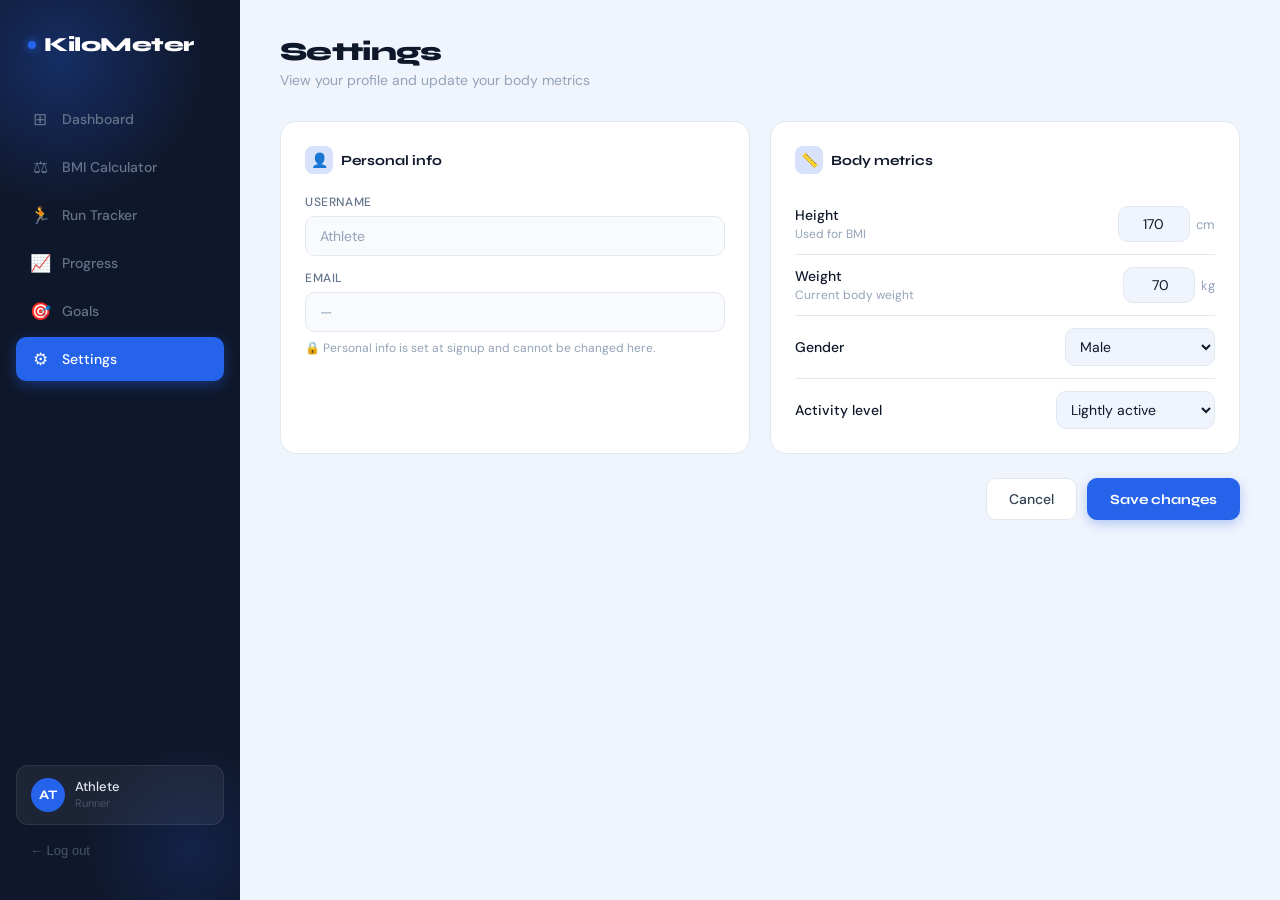
<file: settings.html>
<!DOCTYPE html>
<html lang="en">
<head>
<meta charset="UTF-8">
<meta name="viewport" content="width=device-width, initial-scale=1.0">
<title>Settings — KiloMeter</title>
<link href="https://fonts.googleapis.com/css2?family=Syne:wght@400;600;700;800&family=DM+Sans:ital,wght@0,300;0,400;0,500;1,300&display=swap" rel="stylesheet">
<style>
  *, *::before, *::after { margin: 0; padding: 0; box-sizing: border-box; }
 
  :root {
    --blue: #2563eb;
    --blue-dark: #1d4ed8;
    --blue-glow: rgba(37,99,235,0.18);
    --slate: #0f172a;
    --slate-mid: #334155;
    --slate-light: #64748b;
    --muted: #94a3b8;
    --bg: #f0f4fc;
    --card: #ffffff;
    --border: #e2e8f0;
  }
 
  body { font-family: 'DM Sans', sans-serif; background: var(--bg); color: var(--slate); min-height: 100vh; display: flex; }
 
  .sidebar { width: 240px; min-height: 100vh; background: var(--slate); display: flex; flex-direction: column; padding: 32px 0; position: fixed; top: 0; left: 0; bottom: 0; z-index: 100; overflow: hidden; }
  .sidebar::before { content: ''; position: absolute; top: -100px; left: -100px; width: 320px; height: 320px; background: radial-gradient(circle, rgba(37,99,235,0.3) 0%, transparent 65%); pointer-events: none; }
  .sidebar::after { content: ''; position: absolute; bottom: -60px; right: -60px; width: 220px; height: 220px; background: radial-gradient(circle, rgba(37,99,235,0.15) 0%, transparent 70%); pointer-events: none; }
 
  .sidebar-logo { font-family: 'Syne', sans-serif; font-size: 20px; font-weight: 800; color: #fff; display: flex; align-items: center; gap: 8px; padding: 0 28px; margin-bottom: 40px; position: relative; z-index: 1; letter-spacing: -0.5px; }
  .logo-dot { width: 8px; height: 8px; background: var(--blue); border-radius: 50%; box-shadow: 0 0 8px var(--blue); }
 
  .sidebar-nav { flex: 1; display: flex; flex-direction: column; gap: 4px; padding: 0 16px; position: relative; z-index: 1; }
  .nav-item { display: flex; align-items: center; gap: 12px; padding: 11px 14px; border-radius: 10px; font-size: 14px; font-weight: 500; color: #64748b; text-decoration: none; cursor: pointer; transition: all 0.2s; }
  .nav-item:hover { background: rgba(255,255,255,0.06); color: #cbd5e1; }
  .nav-item.active { background: var(--blue); color: #fff; box-shadow: 0 4px 14px rgba(37,99,235,0.4); }
  .nav-icon { font-size: 17px; width: 20px; text-align: center; }
 
  .sidebar-bottom { padding: 0 16px; position: relative; z-index: 1; }
  .user-chip { display: flex; align-items: center; gap: 10px; padding: 12px 14px; border-radius: 12px; background: rgba(255,255,255,0.06); border: 1px solid rgba(255,255,255,0.08); margin-bottom: 8px; }
  .avatar { width: 34px; height: 34px; background: var(--blue); border-radius: 50%; display: flex; align-items: center; justify-content: center; font-family: 'Syne', sans-serif; font-size: 13px; font-weight: 700; color: #fff; flex-shrink: 0; }
  .user-info .name { font-size: 13px; font-weight: 500; color: #e2e8f0; line-height: 1; margin-bottom: 3px; }
  .user-info .role { font-size: 11px; color: #475569; }
  .logout-btn { display: flex; align-items: center; gap: 10px; padding: 10px 14px; border-radius: 10px; color: #475569; font-size: 13px; font-weight: 500; cursor: pointer; transition: all 0.2s; text-decoration: none; border: none; background: none; width: 100%; }
  .logout-btn:hover { background: rgba(239,68,68,0.1); color: #ef4444; }
 
  .main { margin-left: 240px; flex: 1; padding: 36px 40px; min-height: 100vh; }
  .page-header { margin-bottom: 32px; }
  .page-header h1 { font-family: 'Syne', sans-serif; font-size: 26px; font-weight: 800; color: var(--slate); letter-spacing: -0.7px; margin-bottom: 4px; }
  .page-header p { font-size: 14px; color: var(--muted); }
 
  .cards-grid { display: grid; grid-template-columns: 1fr 1fr; gap: 20px; margin-bottom: 24px; }
 
  .card { background: var(--card); border: 1px solid var(--border); border-radius: 16px; padding: 24px; }
  .card-title { font-family: 'Syne', sans-serif; font-size: 14px; font-weight: 700; color: var(--slate); margin-bottom: 20px; display: flex; align-items: center; gap: 8px; }
  .card-title-icon { width: 28px; height: 28px; background: var(--blue-glow); border-radius: 8px; display: flex; align-items: center; justify-content: center; font-size: 14px; }
 
  /* Read-only personal info */
  .field-group { display: flex; flex-direction: column; gap: 14px; }
  .field { display: flex; flex-direction: column; gap: 6px; }
  .field label { font-size: 12px; font-weight: 500; color: var(--slate-light); text-transform: uppercase; letter-spacing: 0.05em; }
  .field .readonly-val { padding: 10px 14px; background: #f8fafc; border: 1.5px solid var(--border); border-radius: 10px; font-size: 14px; color: #94a3b8; }
  .readonly-note { font-size: 12px; color: var(--muted); margin-top: 8px; display: flex; align-items: center; gap: 5px; }
 
  /* Editable body metrics */
  .metric-row { display: flex; align-items: center; justify-content: space-between; padding: 12px 0; border-bottom: 1px solid var(--border); }
  .metric-row:last-child { border-bottom: none; padding-bottom: 0; }
  .metric-label { font-size: 14px; color: var(--slate); font-weight: 500; }
  .metric-hint { font-size: 12px; color: var(--muted); margin-top: 2px; }
  .metric-input-wrap { display: flex; align-items: center; gap: 6px; }
  .metric-input-wrap input { width: 72px; padding: 8px 10px; background: var(--bg); border: 1.5px solid var(--border); border-radius: 10px; font-family: 'DM Sans', sans-serif; font-size: 14px; color: var(--slate); outline: none; text-align: right; transition: border-color 0.2s, box-shadow 0.2s; }
  .metric-input-wrap input:focus { border-color: var(--blue); box-shadow: 0 0 0 3px rgba(37,99,235,0.1); background: #fff; }
  .metric-input-wrap select { padding: 8px 10px; background: var(--bg); border: 1.5px solid var(--border); border-radius: 10px; font-family: 'DM Sans', sans-serif; font-size: 14px; color: var(--slate); outline: none; transition: border-color 0.2s, box-shadow 0.2s; }
  .metric-input-wrap select:focus { border-color: var(--blue); box-shadow: 0 0 0 3px rgba(37,99,235,0.1); background: #fff; }
  .unit-label { font-size: 13px; color: var(--muted); }
 
  .btn-row { display: flex; justify-content: flex-end; gap: 10px; }
  .btn { padding: 11px 22px; border-radius: 10px; font-family: 'DM Sans', sans-serif; font-size: 14px; font-weight: 500; cursor: pointer; border: 1.5px solid var(--border); background: var(--card); color: var(--slate-mid); transition: all 0.2s; }
  .btn:hover { background: var(--bg); }
  .btn-primary { background: var(--blue); border-color: var(--blue); color: #fff; font-family: 'Syne', sans-serif; font-weight: 700; box-shadow: 0 4px 12px rgba(37,99,235,0.3); }
  .btn-primary:hover { background: var(--blue-dark); transform: translateY(-1px); }
 
  .toast { position: fixed; bottom: 28px; right: 28px; background: var(--slate); color: #fff; padding: 12px 20px; border-radius: 12px; font-size: 14px; font-weight: 500; opacity: 0; transform: translateY(12px); transition: all 0.3s; pointer-events: none; z-index: 999; }
  .toast.show { opacity: 1; transform: translateY(0); }
</style>
</head>
<body>
 
<div class="sidebar">
  <div class="sidebar-logo"><div class="logo-dot"></div> KiloMeter</div>
  <nav class="sidebar-nav">
    <a class="nav-item" href="dashboard.html"><span class="nav-icon">⊞</span> Dashboard</a>
    <a class="nav-item" href="bmi.html"><span class="nav-icon">⚖</span> BMI Calculator</a>
    <a class="nav-item" href="tracker.html"><span class="nav-icon">🏃</span> Run Tracker</a>
    <a class="nav-item" href="progress.html"><span class="nav-icon">📈</span> Progress</a>
    <a class="nav-item" href="goals.html"><span class="nav-icon">🎯</span> Goals</a>
    <a class="nav-item active" href="settings.html"><span class="nav-icon">⚙</span> Settings</a>
  </nav>
  <div class="sidebar-bottom">
    <div class="user-chip">
      <div class="avatar" id="sidebarAvatar">AT</div>
      <div class="user-info">
        <div class="name" id="sidebarName">Athlete</div>
        <div class="role">Runner</div>
      </div>
    </div>
    <button class="logout-btn" onclick="logout()">← Log out</button>
  </div>
</div>
 
<div class="main">
  <div class="page-header">
    <h1>Settings</h1>
    <p>View your profile and update your body metrics</p>
  </div>
 
  <div class="cards-grid">
    <!-- Personal Info — READ ONLY -->
    <div class="card">
      <div class="card-title">
        <div class="card-title-icon">👤</div>
        Personal info
      </div>
      <div class="field-group">
        <div class="field">
          <label>Username</label>
          <div class="readonly-val" id="displayName">—</div>
        </div>
        <div class="field">
          <label>Email</label>
          <div class="readonly-val" id="email">—</div>
        </div>
      </div>
      <p class="readonly-note">🔒 Personal info is set at signup and cannot be changed here.</p>
    </div>
 
    <!-- Body Metrics — EDITABLE -->
    <div class="card">
      <div class="card-title">
        <div class="card-title-icon">📏</div>
        Body metrics
      </div>
 
      <div class="metric-row">
        <div><div class="metric-label">Height</div><div class="metric-hint">Used for BMI</div></div>
        <div class="metric-input-wrap">
          <input type="number" id="height" value="170" min="100" max="250" />
          <span class="unit-label">cm</span>
        </div>
      </div>
 
      <div class="metric-row">
        <div><div class="metric-label">Weight</div><div class="metric-hint">Current body weight</div></div>
        <div class="metric-input-wrap">
          <input type="number" id="weight" value="70" min="30" max="300" />
          <span class="unit-label">kg</span>
        </div>
      </div>
 
      <div class="metric-row">
        <div class="metric-label">Gender</div>
        <div class="metric-input-wrap">
          <select id="gender">
            <option value="male">Male</option>
            <option value="female">Female</option>
            <option value="other">Prefer not to say</option>
          </select>
        </div>
      </div>
 
      <div class="metric-row">
        <div class="metric-label">Activity level</div>
        <div class="metric-input-wrap">
          <select id="activity">
            <option value="sedentary">Sedentary</option>
            <option value="light">Lightly active</option>
            <option value="moderate">Moderately active</option>
            <option value="active">Very active</option>
          </select>
        </div>
      </div>
    </div>
  </div>
 
  <div class="btn-row">
    <button class="btn" onclick="cancelChanges()">Cancel</button>
    <button class="btn btn-primary" onclick="saveChanges()">Save changes</button>
  </div>
</div>
 
<div class="toast" id="toast"></div>
 
<script>
  function init() {
    const user     = JSON.parse(localStorage.getItem('km_user') || '{}');
    const settings = JSON.parse(localStorage.getItem('km_settings') || '{}');
    const username = localStorage.getItem('km_username') || 'Athlete';
    const name     = typeof username === 'object' ? username.username : username;
    const display  = name.charAt(0).toUpperCase() + name.slice(1);
 
    // Sidebar
    document.getElementById('sidebarName').textContent   = display;
    document.getElementById('sidebarAvatar').textContent = display.slice(0,2).toUpperCase();
 
    // Personal info — read only, just display
    document.getElementById('displayName').textContent = display;
    document.getElementById('email').textContent       = user.email || settings.email || '—';
 
    // Body metrics — editable
    document.getElementById('height').value   = settings.height   || 170;
    document.getElementById('weight').value   = settings.weight   || 70;
    document.getElementById('gender').value   = settings.gender   || 'male';
    document.getElementById('activity').value = settings.activity || 'light';
  }
 
  async function saveChanges() {
    const settings = JSON.parse(localStorage.getItem('km_settings') || '{}');
 
    settings.height   = parseFloat(document.getElementById('height').value);
    settings.weight   = parseFloat(document.getElementById('weight').value);
    settings.gender   = document.getElementById('gender').value;
    settings.activity = document.getElementById('activity').value;
 
    localStorage.setItem('km_settings', JSON.stringify(settings));
 
    // Also update km_bmi weight so tracker uses the new weight
    const bmi = JSON.parse(localStorage.getItem('km_bmi') || '{}');
    if (bmi && settings.weight) {
      bmi.weight = settings.weight;
      localStorage.setItem('km_bmi', JSON.stringify(bmi));
    }
 
    showToast('✓ Body metrics saved!');
  }
 
  function cancelChanges() { init(); showToast('Changes discarded.'); }
 
  function showToast(msg) {
    const t = document.getElementById('toast');
    t.textContent = msg;
    t.classList.add('show');
    setTimeout(() => t.classList.remove('show'), 3000);
  }
 
  function logout() {
    fetch('logout.php', { method: 'POST' }).catch(() => {});
    localStorage.removeItem('km_username');
    localStorage.removeItem('km_user');
    localStorage.removeItem('user');
    window.location.href = 'login (1).html';
  }
 
  init();
</script>
</body>
</html>
</file>
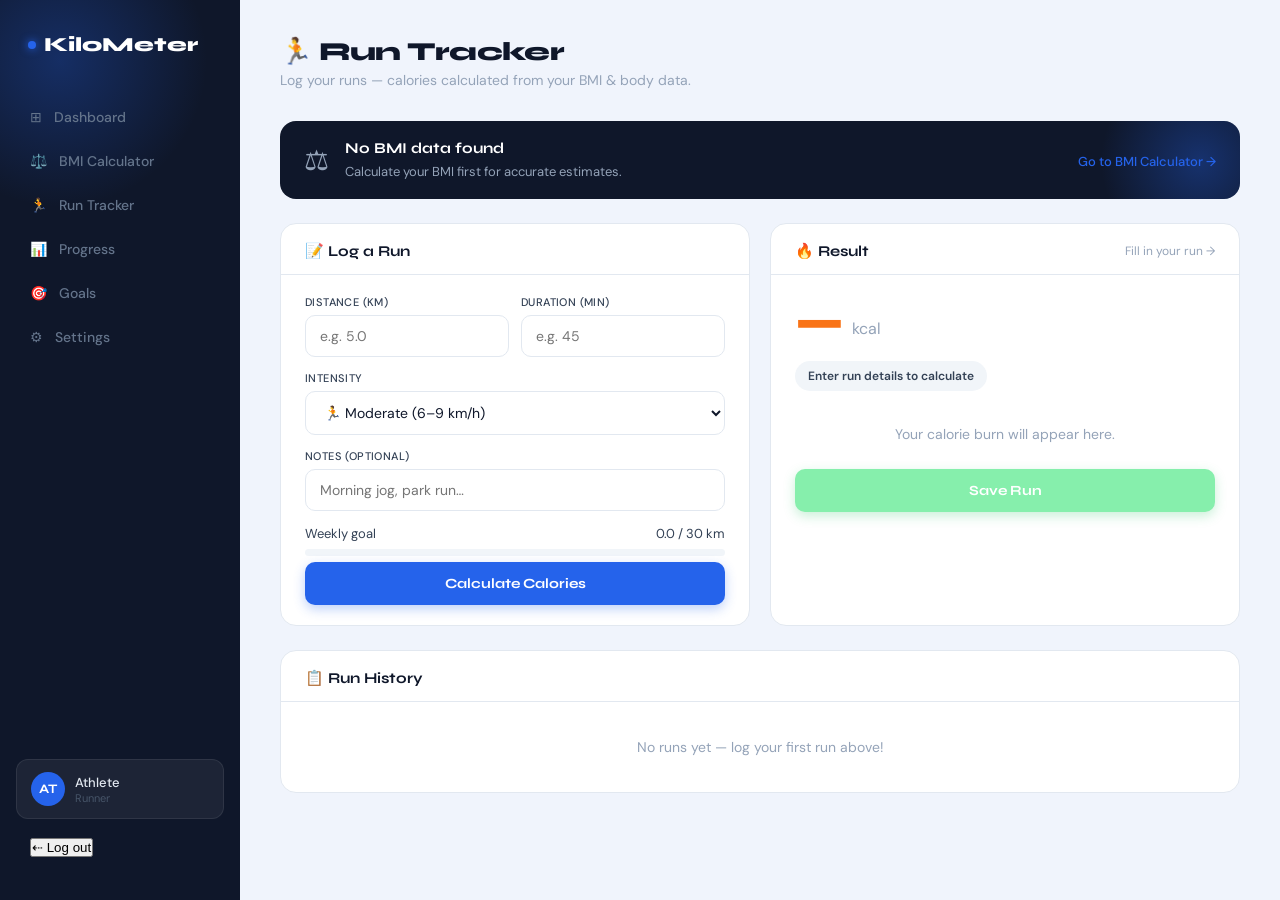
<file: tracker.html>
<!DOCTYPE html>
<html lang="en">
<head>
<meta charset="UTF-8"><meta name="viewport" content="width=device-width,initial-scale=1">
<title>Run Tracker — KiloMeter</title>
<link href="https://fonts.googleapis.com/css2?family=Syne:wght@700;800&family=DM+Sans:wght@400;500&display=swap" rel="stylesheet">
<style>
*{margin:0;padding:0;box-sizing:border-box}
:root{--b:#2563eb;--bd:#1d4ed8;--s:#0f172a;--sm:#334155;--mu:#94a3b8;--bg:#f0f4fc;--ca:#fff;--br:#e2e8f0;--or:#f97316;--gr:#22c55e}
body{font-family:'DM Sans',sans-serif;background:var(--bg);color:var(--s);min-height:100vh;display:flex}
.sb{width:240px;min-height:100vh;background:var(--s);display:flex;flex-direction:column;padding:32px 0;position:fixed;top:0;left:0;bottom:0;z-index:100;overflow:hidden}
.sb::before{content:'';position:absolute;top:-100px;left:-100px;width:320px;height:320px;background:radial-gradient(circle,rgba(37,99,235,.3),transparent 65%);pointer-events:none}
.sb-logo{font-family:'Syne',sans-serif;font-size:20px;font-weight:800;color:#fff;display:flex;align-items:center;gap:8px;padding:0 28px;margin-bottom:40px;position:relative;z-index:1}
.dot{width:8px;height:8px;background:var(--b);border-radius:50%;box-shadow:0 0 8px var(--b)}
.sb nav{flex:1;display:flex;flex-direction:column;gap:4px;padding:0 16px;position:relative;z-index:1}
.sb a{display:flex;align-items:center;gap:12px;padding:11px 14px;border-radius:10px;font-size:14px;font-weight:500;color:#64748b;text-decoration:none;transition:all .2s}
.sb a:hover{background:rgba(255,255,255,.06);color:#cbd5e1}
.sb a.on{background:var(--b);color:#fff;box-shadow:0 4px 14px rgba(37,99,235,.4)}
.sb-bot{padding:0 16px;position:relative;z-index:1}
.chip-u{display:flex;align-items:center;gap:10px;padding:12px 14px;border-radius:12px;background:rgba(255,255,255,.06);border:1px solid rgba(255,255,255,.08);margin-bottom:8px}
.av{width:34px;height:34px;background:var(--b);border-radius:50%;display:flex;align-items:center;justify-content:center;font-family:'Syne',sans-serif;font-size:13px;font-weight:700;color:#fff}
.un{font-size:13px;font-weight:500;color:#e2e8f0}
.ur{font-size:11px;color:#475569}
.lo-btn{display:flex;align-items:center;gap:10px;padding:10px 14px;border-radius:10px;color:#475569;font-size:13px;cursor:pointer;transition:all .2s;border:none;background:none;width:100%}
.lo-btn:hover{background:rgba(239,68,68,.1);color:#ef4444}
.main{margin-left:240px;flex:1;padding:36px 40px}
h1{font-family:'Syne',sans-serif;font-size:26px;font-weight:800;letter-spacing:-.7px;margin-bottom:4px}
.sub{font-size:14px;color:var(--mu);margin-bottom:32px}
.banner{display:flex;align-items:center;gap:16px;background:var(--s);color:#fff;border-radius:16px;padding:18px 24px;margin-bottom:24px;position:relative;overflow:hidden}
.banner::before{content:'';position:absolute;right:-60px;top:-60px;width:200px;height:200px;background:radial-gradient(circle,rgba(37,99,235,.35),transparent 70%);pointer-events:none}
.banner strong{font-family:'Syne',sans-serif;font-size:15px;display:block;margin-bottom:3px}
.banner span{font-size:13px;color:#94a3b8}
.bmi-big{font-family:'Syne',sans-serif;font-size:32px;font-weight:800;color:var(--b);line-height:1}
.bmi-chip{padding:5px 12px;border-radius:20px;font-size:12px;font-weight:600}
.grid2{display:grid;grid-template-columns:1fr 1fr;gap:20px;margin-bottom:24px}
.card{background:var(--ca);border-radius:16px;border:1px solid var(--br);overflow:hidden;animation:up .4s ease both}
.card:nth-child(2){animation-delay:.08s}
.card-h{display:flex;align-items:center;justify-content:space-between;padding:18px 24px 14px;border-bottom:1px solid var(--br)}
.card-t{font-family:'Syne',sans-serif;font-size:15px;font-weight:700}
.card-b{padding:20px 24px}
.f{margin-bottom:14px}
.f label{display:block;font-size:11px;font-weight:500;color:var(--sm);margin-bottom:6px;text-transform:uppercase;letter-spacing:.4px}
.f input,.f select{width:100%;padding:11px 14px;border:1.5px solid var(--br);border-radius:10px;font-family:'DM Sans',sans-serif;font-size:14px;color:var(--s);outline:none;transition:.2s;background:#fff}
.f input:focus,.f select:focus{border-color:var(--b);box-shadow:0 0 0 3px rgba(37,99,235,.1)}
.row2{display:grid;grid-template-columns:1fr 1fr;gap:12px}
.btn{width:100%;padding:13px;border:none;border-radius:10px;font-family:'Syne',sans-serif;font-size:14px;font-weight:700;cursor:pointer;transition:all .2s;margin-top:6px}
.btn-b{background:var(--b);color:#fff;box-shadow:0 4px 12px rgba(37,99,235,.3)}
.btn-b:hover{background:var(--bd);transform:translateY(-1px)}
.btn-g{background:var(--gr);color:#fff;box-shadow:0 4px 12px rgba(34,197,94,.25)}
.btn-g:hover{background:#16a34a;transform:translateY(-1px)}
.btn-g:disabled{background:#86efac;cursor:not-allowed;transform:none}
.gb-wrap{margin-top:14px}
.gb-row{display:flex;justify-content:space-between;font-size:13px;color:var(--sm);margin-bottom:7px}
.gb-fill{height:7px;border-radius:4px;background:var(--b);transition:width .8s cubic-bezier(.22,.68,0,1.2)}
.cal-n{font-family:'Syne',sans-serif;font-size:52px;font-weight:800;color:var(--or);letter-spacing:-2px;line-height:1}
.cal-u{font-size:16px;color:var(--mu);align-self:flex-end;padding-bottom:8px}
.chips{display:flex;flex-wrap:wrap;gap:8px;margin:14px 0}
.ch{display:flex;align-items:center;gap:6px;padding:7px 13px;border-radius:20px;font-size:12px;font-weight:600;background:#f1f5f9;color:var(--sm)}
.ch.b{background:rgba(37,99,235,.1);color:var(--b)}
.ch.o{background:rgba(249,115,22,.1);color:var(--or)}
.ch.g{background:#dcfce7;color:#16a34a}
.fx{background:#f8fafc;border-radius:12px;padding:14px 16px;border:1px solid var(--br);margin-bottom:14px;display:none}
.fx-t{font-size:11px;color:var(--mu);text-transform:uppercase;letter-spacing:.4px;margin-bottom:8px;font-weight:500}
.fx-r{display:flex;justify-content:space-between;padding:4px 0;border-bottom:1px dashed var(--br);font-size:12px}
.fx-r:last-child{border-bottom:none}
.fx-r span:last-child{font-family:'Syne',sans-serif;font-size:13px;font-weight:700}
.log-card{animation:up .4s .16s ease both}
table{width:100%;border-collapse:collapse}
th{font-size:11px;font-weight:600;color:var(--mu);text-transform:uppercase;letter-spacing:.4px;padding:12px 16px;text-align:left;background:#f8fafc;border-bottom:1px solid var(--br)}
td{padding:12px 16px;font-size:13px;color:var(--sm);border-bottom:1px solid #f1f5f9}
tr:last-child td{border-bottom:none}
tr:hover td{background:#f8fafc}
.dv{font-family:'Syne',sans-serif;font-weight:700;color:var(--b);font-size:14px}
.cv{font-family:'Syne',sans-serif;font-weight:700;color:var(--or);font-size:14px}
.empty{padding:36px;text-align:center;color:var(--mu);font-size:14px}
.toast{position:fixed;bottom:28px;right:28px;background:var(--s);color:#fff;padding:12px 20px;border-radius:12px;font-size:13px;box-shadow:0 8px 24px rgba(0,0,0,.2);transform:translateY(80px);opacity:0;transition:all .35s cubic-bezier(.34,1.56,.64,1);z-index:9999}
.toast.on{transform:translateY(0);opacity:1}
@keyframes up{from{opacity:0;transform:translateY(16px)}to{opacity:1;transform:translateY(0)}}
@media(max-width:900px){.grid2{grid-template-columns:1fr}.sb{display:none}.main{margin-left:0;padding:24px 18px}}
</style>
</head>
<body>
 
<aside class="sb">
  <div class="sb-logo"><span class="dot"></span> KiloMeter</div>
<nav class="nav">
    <a href="dashboard.html" class="nav-item">
      <span class="icon">⊞</span> Dashboard
    </a>
    <a href="bmi.html" class="nav-item">
      <span class="icon">⚖️</span> BMI Calculator
    </a>
    <a href="tracker.html" class="nav-item">
      <span class="icon">🏃</span> Run Tracker
    </a>
    <a href="progress.html" class="nav-item active">
      <span class="icon">📊</span> Progress
    </a>
    <a href="goals.html" class="nav-item">
      <span class="icon">🎯</span> Goals
    </a>
    <a href="settings.html" class="nav-item">
      <span class="icon">⚙</span> Settings
    </a>
  </nav>
  <div class="sb-bot">
    <div class="chip-u">
      <div class="av" id="av">JD</div>
      <div><div class="un" id="un">Athlete</div><div class="ur">Runner</div></div>
    </div>
    <a href="login.html">
    <button class="logout-btn" onclick="logout()">⇠ Log out</button>
</a>
  </div>
</aside>
 
<main class="main">
  <h1>🏃 Run Tracker</h1>
  <p class="sub">Log your runs — calories calculated from your BMI &amp; body data.</p>
 
  <div class="banner">
    <span style="font-size:28px">⚖</span>
    <div style="flex:1"><strong id="bTitle">No BMI data found</strong><span id="bSub">Calculate your BMI first for accurate estimates.</span></div>
    <div id="bPill"><a href="bmi.html" style="color:var(--b);font-size:13px;font-weight:500;text-decoration:none">Go to BMI Calculator →</a></div>
  </div>
 
  <div class="grid2">
    <div class="card">
      <div class="card-h"><div class="card-t">📝 Log a Run</div></div>
      <div class="card-b">
        <div class="row2">
          <div class="f"><label>Distance (km)</label><input type="number" id="iDist" placeholder="e.g. 5.0" step="0.1" min="0.1" oninput="autoCalc()"></div>
          <div class="f"><label>Duration (min)</label><input type="number" id="iDur" placeholder="e.g. 45" min="1" oninput="autoCalc()"></div>
        </div>
        <div class="f">
          <label>Intensity</label>
          <select id="iInt" onchange="autoCalc()">
            <option value="light">🚶 Light (&lt;6 km/h)</option>
            <option value="moderate" selected>🏃 Moderate (6–9 km/h)</option>
            <option value="vigorous">⚡ Vigorous (9–12 km/h)</option>
            <option value="sprint">🔥 Sprint (&gt;12 km/h)</option>
          </select>
        </div>
        <div class="f"><label>Notes (optional)</label><input type="text" id="iNotes" placeholder="Morning jog, park run…"></div>
        <div class="gb-wrap">
          <div class="gb-row"><span>Weekly goal</span><span id="gbTxt">0 / 30 km</span></div>
          <div style="height:7px;background:#f1f5f9;border-radius:4px;overflow:hidden"><div class="gb-fill" id="gbFill" style="width:0%"></div></div>
        </div>
        <button class="btn btn-b" onclick="calc()">Calculate Calories</button>
      </div>
    </div>
 
    <div class="card">
      <div class="card-h"><div class="card-t">🔥 Result</div><span id="rBadge" style="font-size:12px;color:var(--mu)">Fill in your run →</span></div>
      <div class="card-b">
        <div style="display:flex;align-items:center;gap:10px;margin-bottom:14px">
          <div class="cal-n" id="calOut">—</div><div class="cal-u">kcal</div>
        </div>
        <div class="chips" id="chips"><div class="ch">Enter run details to calculate</div></div>
        <div class="fx" id="fx">
          <div class="fx-t">How it's calculated</div>
          <div class="fx-r"><span>Weight</span><span id="fW">—</span></div>
          <div class="fx-r"><span>MET (intensity)</span><span id="fM">—</span></div>
          <div class="fx-r"><span>Duration</span><span id="fD">—</span></div>
          <div class="fx-r"><span>BMI factor</span><span id="fF">—</span></div>
          <div class="fx-r" style="border-top:2px solid var(--br);margin-top:4px;padding-top:8px"><span style="font-weight:600;color:var(--s)">Total</span><span style="color:var(--or)" id="fT">—</span></div>
        </div>
        <div id="noMsg" style="padding:20px 0;text-align:center;color:var(--mu);font-size:14px">Your calorie burn will appear here.</div>
        <button class="btn btn-g" id="saveBtn" onclick="saveRun()" disabled>Save Run</button>
      </div>
    </div>
  </div>
 
  <div class="card log-card">
    <div class="card-h"><div class="card-t">📋 Run History</div><span id="totals" style="font-size:13px;color:var(--mu)"></span></div>
    <div id="logBody"><div class="empty">No runs yet — log your first run above!</div></div>
  </div>
</main>
 
<div class="toast" id="toast"></div>
 
<script>
const MET={light:6,moderate:8.3,vigorous:10,sprint:12.5};
const IL={light:'Light jog',moderate:'Moderate run',vigorous:'Vigorous run',sprint:'Sprint'};
const II={light:'🚶',moderate:'🏃',vigorous:'⚡',sprint:'🔥'};
const $=id=>document.getElementById(id);
const bf=b=>!b?1:b<18.5?.92:b<25?1:b<30?1.08:1.15;
const bl=b=>b<18.5?'Underweight':b<25?'Normal':b<30?'Overweight':'Obese';
 
let bmi=JSON.parse(localStorage.getItem('km_bmi')||'null');
let runs=JSON.parse(localStorage.getItem('km_runs')||'[]');
let last=null;
 
function init(){
  let u=localStorage.getItem('km_username')||localStorage.getItem('user')||'Athlete';
  if(typeof u==='object')u=u.username;
  const d=u.charAt(0).toUpperCase()+u.slice(1);
  $('un').textContent=d; $('av').textContent=d.slice(0,2).toUpperCase();
  if(bmi){
    const v=parseFloat(bmi.bmi),s=bl(v);
    const c={Underweight:['#eff6ff','#2563eb'],Normal:['#dcfce7','#16a34a'],Overweight:['#fff7ed','#f97316'],Obese:['#fef2f2','#ef4444']}[s];
    $('bTitle').textContent='BMI-based calculation active';
    $('bSub').textContent=`Weight: ${bmi.weight}kg · BMI: ${v} · ${s}`;
    $('bPill').innerHTML=`<div style="display:flex;align-items:center;gap:10px"><div><div class="bmi-big">${v.toFixed(1)}</div><div style="font-size:12px;color:#64748b">Your BMI</div></div><div class="bmi-chip" style="background:${c[0]};color:${c[1]}">${s}</div></div>`;
  }
  renderGoal(); renderLog();
}
 
function renderGoal(){
  const ws=new Date(); ws.setDate(ws.getDate()-ws.getDay()); ws.setHours(0,0,0,0);
  const km=runs.filter(r=>new Date(r.ts)>=ws).reduce((s,r)=>s+(r.dist||0),0);
  $('gbTxt').textContent=`${km.toFixed(1)} / 30 km`;
  setTimeout(()=>$('gbFill').style.width=Math.min(100,km/30*100)+'%',300);
}
 
function autoCalc(){if($('iDist').value&&$('iDur').value)calc(true);}
 
function calc(silent=false){
  const dist=parseFloat($('iDist').value),dur=parseInt($('iDur').value),int=$('iInt').value;
  if(!dist||dist<=0){if(!silent)alert('Enter a distance.');return;}
  if(!dur||dur<=0){if(!silent)alert('Enter a duration.');return;}
  const w=bmi?parseFloat(bmi.weight):70,b=bmi?parseFloat(bmi.bmi):null;
  const f=bf(b),met=MET[int],cal=Math.round(met*w*(dur/60)*f);
  const pace=(dur/dist).toFixed(1),spd=(dist/(dur/60)).toFixed(1);
  last={dist,dur,intensity:int,calories:cal,notes:$('iNotes').value.trim()};
  let cur=parseInt($('calOut').textContent)||0,i=0;
  const t=setInterval(()=>{i++;$('calOut').textContent=Math.round(cur+(cal-cur)*(i/30));if(i>=30){$('calOut').textContent=cal;clearInterval(t);}},16);
  $('rBadge').textContent='✓ Calculated';$('rBadge').style.color='var(--gr)';
  $('chips').innerHTML=`<div class="ch b">📍 ${dist} km</div><div class="ch">⏱ ${dur} min</div><div class="ch o">🔥 ${spd} km/h</div><div class="ch g">👟 ${pace} min/km</div><div class="ch">${IL[int]}</div>`;
  $('fW').textContent=`${w} kg`;$('fM').textContent=`${met} (${IL[int]})`;
  $('fD').textContent=`${dur} min`;$('fT').textContent=`${cal} kcal`;
  $('fF').textContent=b?`${f.toFixed(2)}× (BMI ${b} — ${bl(b)})`:'1.00× (no BMI, default 70kg)';
  $('fx').style.display='block';$('noMsg').style.display='none';$('saveBtn').disabled=false;
}
 
function saveRun(){
  if(!last)return;
  runs.push({...last,ts:Date.now()});
  localStorage.setItem('km_runs',JSON.stringify(runs));
  fetch('tracker.php',{method:'POST',headers:{'Content-Type':'application/json'},body:JSON.stringify({distance_km:last.dist,duration_minutes:last.dur,calories_burned:last.calories,notes:last.notes})}).catch(()=>{});
  ['iDist','iDur','iNotes'].forEach(id=>$(id).value='');
  $('calOut').textContent='—';$('chips').innerHTML='<div class="ch">Enter run details to calculate</div>';
  $('fx').style.display='none';$('noMsg').style.display='block';$('saveBtn').disabled=true;
  $('rBadge').textContent='Fill in your run →';$('rBadge').style.color='var(--mu)';
  last=null;renderGoal();renderLog();showToast('✓ Run saved!');
}
 
function renderLog(){
  if(!runs.length){$('logBody').innerHTML='<div class="empty">No runs yet — log your first run above!</div>';$('totals').textContent='';return;}
  const s=[...runs].sort((a,b)=>b.ts-a.ts);
  const tkm=runs.reduce((a,r)=>a+(r.dist||0),0),tcal=runs.reduce((a,r)=>a+(r.calories||r.cal||0),0);
  $('totals').textContent=`${runs.length} runs · ${tkm.toFixed(1)} km · ${tcal.toLocaleString()} kcal`;
  $('logBody').innerHTML=`<table><thead><tr><th>Date</th><th>Distance</th><th>Duration</th><th>Calories</th><th>Pace</th><th>Intensity</th><th>Notes</th></tr></thead><tbody>${
    s.map(r=>{const cal=r.calories||r.cal||0,pace=r.dist&&r.dur?(r.dur/r.dist).toFixed(1):'—',int=r.intensity||'moderate';
      return`<tr><td>${new Date(r.ts).toLocaleDateString('en-US',{month:'short',day:'numeric',year:'numeric'})}</td><td class="dv">${r.dist} km</td><td>${r.dur} min</td><td class="cv">${cal.toLocaleString()}</td><td>${pace} min/km</td><td>${II[int]||'🏃'} ${int.charAt(0).toUpperCase()+int.slice(1)}</td><td style="color:var(--mu)">${r.notes||'—'}</td></tr>`;
    }).join('')}</tbody></table>`;
}
 
function showToast(m){const t=$('toast');t.textContent=m;t.classList.add('on');setTimeout(()=>t.classList.remove('on'),3000);}
function logout(){fetch('logout.php',{method:'POST'}).catch(()=>{});localStorage.removeItem('user');window.location.href='login.html';}
 
init();
</script>
</body>
</html>
</file>
<file: login.css>
.navbar {
    display: flex;
    justify-content: space-between;
    padding: 20px 60px;
    background: #f8fafc;
    align-items: center;
}

.logo {
    font-weight: bold;
    font-size: 20px;
}

nav a {
    margin: 0 15px;
    text-decoration: none;
    color: #334155;
}


.signup-btn {
    background: #2563eb;
    color: white;
    padding: 10px 18px;
    border-radius: 10px;
}

.login-container {
    height: 100vh;
    display: flex;
    justify-content: center;
    align-items: center;
    background: linear-gradient(to right, #e3e5e8);
}

.login-card h1 {
    font-size: 67px;
    color: #191528;
    margin-top: 50px;
}

.login-card {

    text-align: center;
}

.login-card p {
    font-size: 50px;
     color: #191528;
    margin-bottom: 25px;
}

.login-card input {
    width: 100%;
    padding: 20px;
    border: 1px solid #07080a;
    margin-bottom: 20px;

}

.login-btn {
    width: 50%;
    padding: 10px;
    background: #2563eb;
    color: white;
    border: #2563eb;
    border-radius: 10px;
    font-size: 20px;
    cursor: pointer;
}
</file>
